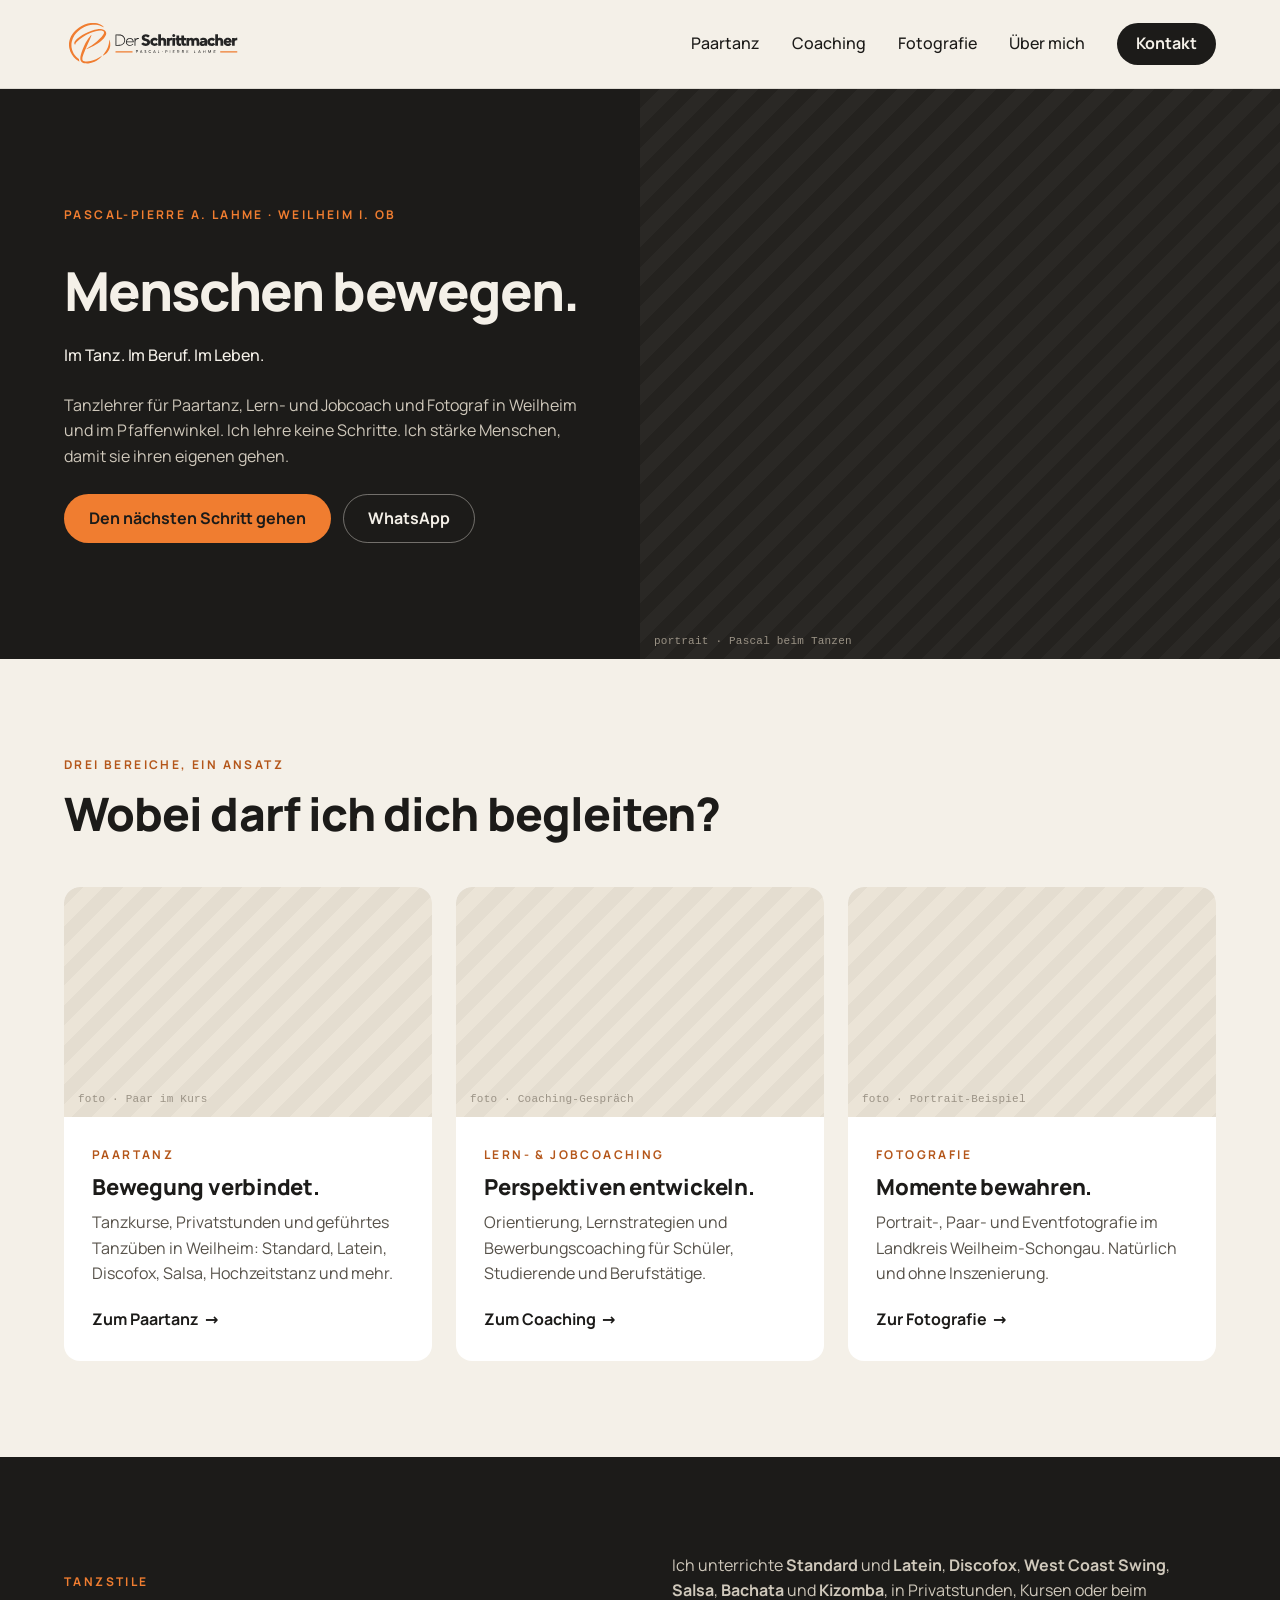
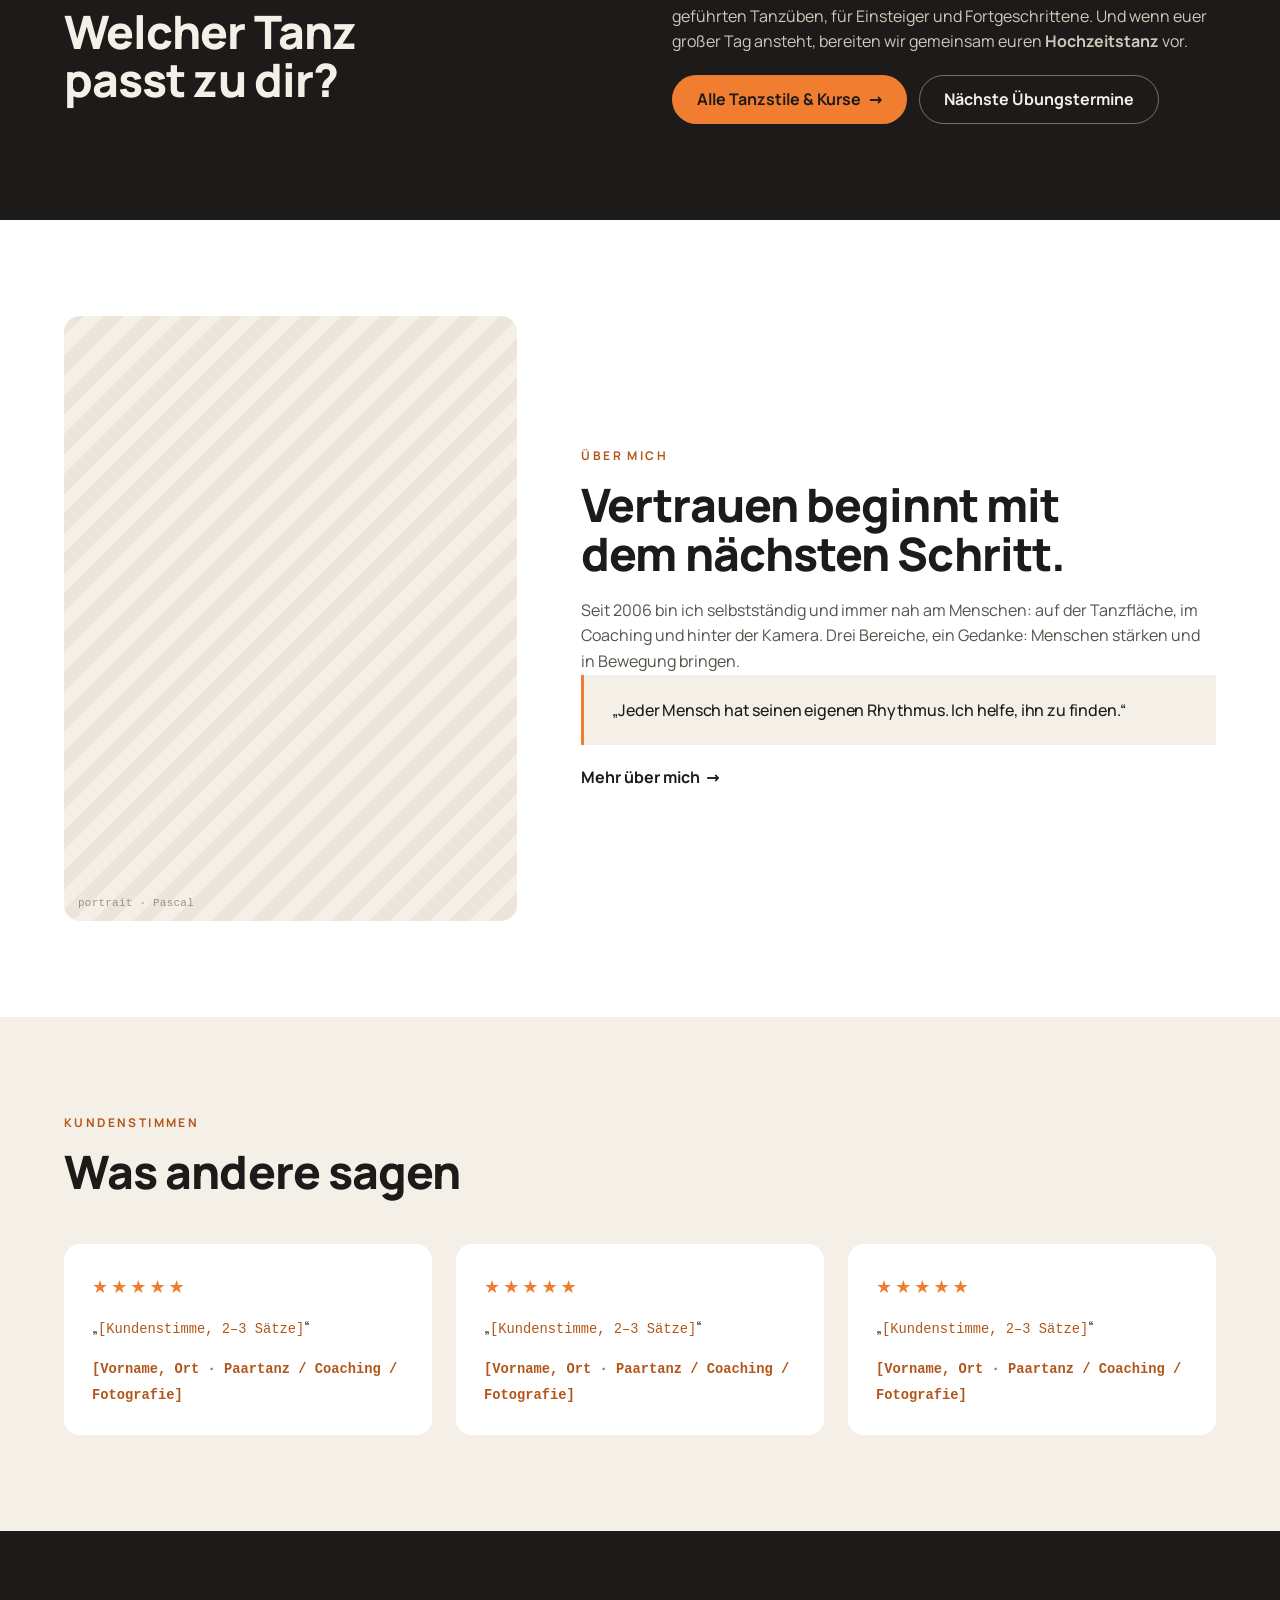
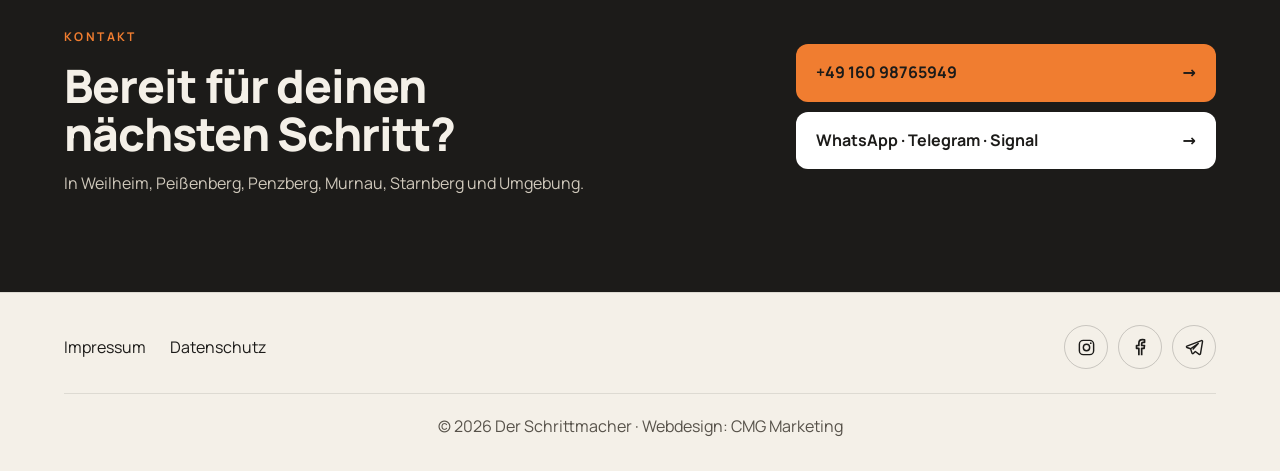
<file: index.html>
<!DOCTYPE html>
<html lang="de">
<head>
<meta charset="utf-8">
<meta name="viewport" content="width=device-width, initial-scale=1">
<title>Der Schrittmacher – Paartanz, Coaching & Fotografie in Weilheim</title>
<meta name="description" content="Pascal-Pierre A. Lahme: Tanzkurse und Tanzüben, Lern- und Jobcoaching sowie Fotografie in Weilheim i. OB und im Pfaffenwinkel.">
<link rel="canonical" href="https://pascal-lahme.de/">
<meta property="og:type" content="website">
<meta property="og:locale" content="de_DE">
<meta property="og:site_name" content="Der Schrittmacher – Pascal-Pierre A. Lahme">
<meta property="og:title" content="Der Schrittmacher – Paartanz, Coaching & Fotografie in Weilheim">
<meta property="og:description" content="Pascal-Pierre A. Lahme: Tanzkurse und Tanzüben, Lern- und Jobcoaching sowie Fotografie in Weilheim i. OB und im Pfaffenwinkel.">
<meta property="og:url" content="https://pascal-lahme.de/">
<meta property="og:image" content="https://pascal-lahme.de/img/social-preview.jpg">
<meta property="og:image:width" content="1200">
<meta property="og:image:height" content="630">
<meta property="og:image:alt" content="Der Schrittmacher – Menschen bewegen. Paartanz, Coaching und Fotografie in Weilheim">
<meta name="twitter:card" content="summary_large_image">
<link rel="icon" href="/img/favicon.svg" type="image/svg+xml">
<link rel="preload" href="/fonts/manrope-latin.woff2" as="font" type="font/woff2" crossorigin>
<link rel="stylesheet" href="/css/style.css">
<meta name="theme-color" content="#f4f0e8">
<script>
/* Alte Sprungmarken der bisherigen One-Page-Seite auf die neuen Unterseiten leiten */
(function(){var m={'tanzueben':'/tanzkurs-weilheim#tanzueben','paartanz':'/tanzkurs-weilheim','tanzen-weilheim':'/tanzkurs-weilheim#tanzstile','faq':'/tanzkurs-weilheim#faq','coaching':'/coaching-weilheim','fotografie':'/fotograf-weilheim','ueber-mich':'/ueber-mich','kontakt':'/kontakt','impressum':'/impressum','datenschutz':'/datenschutz','rechtliches':'/impressum'};var h=location.hash.slice(1);if(m[h])location.replace(m[h]);})();
</script>
<script type="application/ld+json">
{"@context":"https://schema.org","@type":"LocalBusiness","name":"Der Schrittmacher – Pascal-Pierre A. Lahme","url":"https://pascal-lahme.de/","telephone":"+4916098765949","email":"schrittmacher@pascal-lahme.de","address":{"@type":"PostalAddress","streetAddress":"Föhrenstr. 4","postalCode":"82362","addressLocality":"Weilheim i. OB","addressCountry":"DE"},"areaServed":["Weilheim i. OB","Peißenberg","Penzberg","Murnau","Starnberg"],"sameAs":["https://www.instagram.com/derschrittmacher/","https://www.facebook.com/derSchrittmacher/"]}
</script>
</head>
<body id="top">
<a class="skip" href="#inhalt">Zum Inhalt springen</a>
<header class="site-header" id="kopf">
  <div class="wrap head-in">
    <a class="logo" href="/"><img src="/img/logo.svg" alt="Der Schrittmacher – Pascal-Pierre A. Lahme" width="186" height="52"></a>
    <button class="menu-btn" type="button" aria-expanded="false" aria-controls="menu" aria-label="Menü öffnen">
      <svg class="i-open" viewBox="0 0 24 24" fill="none" stroke="currentColor" stroke-width="2" stroke-linecap="round" aria-hidden="true"><path d="M4 7h16M4 12h16M4 17h16"/></svg>
      <svg class="i-close" viewBox="0 0 24 24" fill="none" stroke="currentColor" stroke-width="2" stroke-linecap="round" aria-hidden="true"><path d="M6 6l12 12M18 6 6 18"/></svg>
    </button>
    <nav class="nav" id="menu" aria-label="Hauptmenü"><a href="/tanzkurs-weilheim">Paartanz</a><a href="/coaching-weilheim">Coaching</a><a href="/fotograf-weilheim">Fotografie</a><a href="/ueber-mich">Über mich</a><a class="btn btn--dark btn--sm" href="/kontakt">Kontakt</a></nav>
  </div>
</header>
<main id="inhalt">
<section class="hero hero--ink">
  <div class="hero__text">
    <span class="eyebrow">Pascal-Pierre A. Lahme · Weilheim i. OB</span>
    <h1>Menschen bewegen.</h1>
    <p class="hero__sub">Im Tanz. Im Beruf. Im Leben.</p>
    <p class="lead">Tanzlehrer für Paartanz, Lern- und Jobcoach und Fotograf in Weilheim und im Pfaffenwinkel. Ich lehre keine Schritte. Ich stärke Menschen, damit sie ihren eigenen gehen.</p>
    <div class="btn-row"><a class="btn btn--orange" href="/kontakt">Den nächsten Schritt gehen</a><a class="btn btn--outline-light" href="https://wa.me/4916098765949" rel="noopener" target="_blank">WhatsApp</a></div>
  </div>
  <div class="hero__media"><div class="img " role="img" aria-label="Platzhalter: portrait · Pascal beim Tanzen"><span class="cap">portrait · Pascal beim Tanzen</span></div></div>
</section>

<section class="band" aria-labelledby="bereiche">
  <div class="wrap">
    <div class="section-head"><span class="eyebrow">Drei Bereiche, ein Ansatz</span><h2 id="bereiche">Wobei darf ich dich begleiten?</h2></div>
    <div class="grid grid--3 slider">
      <a class="card" href="/tanzkurs-weilheim"><div class="img " role="img" aria-label="Platzhalter: foto · Paar im Kurs"><span class="cap">foto · Paar im Kurs</span></div><div class="card__body"><span class="eyebrow">Paartanz</span><h3>Bewegung verbindet.</h3><p class="text">Tanzkurse, Privatstunden und geführtes Tanzüben in Weilheim: Standard, Latein, Discofox, Salsa, Hochzeitstanz und mehr.</p><span class="link">Zum Paartanz <span class="arrow arrow--r">→</span></span></div></a>
      <a class="card" href="/coaching-weilheim"><div class="img " role="img" aria-label="Platzhalter: foto · Coaching-Gespräch"><span class="cap">foto · Coaching-Gespräch</span></div><div class="card__body"><span class="eyebrow">Lern- &amp; Jobcoaching</span><h3>Perspektiven entwickeln.</h3><p class="text">Orientierung, Lernstrategien und Bewerbungscoaching für Schüler, Studierende und Berufstätige.</p><span class="link">Zum Coaching <span class="arrow arrow--r">→</span></span></div></a>
      <a class="card" href="/fotograf-weilheim"><div class="img " role="img" aria-label="Platzhalter: foto · Portrait-Beispiel"><span class="cap">foto · Portrait-Beispiel</span></div><div class="card__body"><span class="eyebrow">Fotografie</span><h3>Momente bewahren.</h3><p class="text">Portrait-, Paar- und Eventfotografie im Landkreis Weilheim-Schongau. Natürlich und ohne Inszenierung.</p><span class="link">Zur Fotografie <span class="arrow arrow--r">→</span></span></div></a>
    </div>
  </div>
</section>

<section class="band band--ink" aria-labelledby="tanzstile">
  <div class="wrap split">
    <div><span class="eyebrow">Tanzstile</span><h2 id="tanzstile">Welcher Tanz passt zu dir?</h2></div>
    <div class="stack">
      <p class="lead">Ich unterrichte <strong>Standard</strong> und <strong>Latein</strong>, <strong>Discofox</strong>, <strong>West Coast Swing</strong>, <strong>Salsa</strong>, <strong>Bachata</strong> und <strong>Kizomba</strong>, in Privatstunden, Kursen oder beim geführten Tanzüben, für Einsteiger und Fortgeschrittene. Und wenn euer großer Tag ansteht, bereiten wir gemeinsam euren <strong>Hochzeitstanz</strong> vor.</p>
      <div class="btn-row"><a class="btn btn--orange" href="/tanzkurs-weilheim#tanzstile">Alle Tanzstile &amp; Kurse <span class="arrow arrow--r">→</span></a><a class="btn btn--outline-light" href="/tanzkurs-weilheim#tanzueben">Nächste Übungstermine</a></div>
    </div>
  </div>
</section>

<section class="band band--white" aria-labelledby="ueber">
  <div class="wrap split split--5-7">
    <div class="img ratio-3x4" role="img" aria-label="Platzhalter: portrait · Pascal"><span class="cap">portrait · Pascal</span></div>
    <div class="stack">
      <div><span class="eyebrow">Über mich</span><h2 id="ueber">Vertrauen beginnt mit dem nächsten Schritt.</h2></div>
      <p class="lead">Seit 2006 bin ich selbstständig und immer nah am Menschen: auf der Tanzfläche, im Coaching und hinter der Kamera. Drei Bereiche, ein Gedanke: Menschen stärken und in Bewegung bringen.</p>
      <blockquote class="quote">„Jeder Mensch hat seinen eigenen Rhythmus. Ich helfe, ihn zu finden.“</blockquote>
      <a class="link" href="/ueber-mich">Mehr über mich <span class="arrow arrow--r">→</span></a>
    </div>
  </div>
</section>

<section class="band" aria-labelledby="stimmen">
  <div class="wrap">
    <div class="section-head"><span class="eyebrow">Kundenstimmen</span><h2 id="stimmen">Was andere sagen</h2></div>
    <div class="grid grid--3 slider"><figure class="review"><div class="stars" aria-label="5 von 5 Sternen">★★★★★</div><blockquote>„<span class="ph">[Kundenstimme, 2–3 Sätze]</span>“</blockquote><figcaption><cite><span class="ph">[Vorname, Ort · Paartanz / Coaching / Fotografie]</span></cite></figcaption></figure><figure class="review"><div class="stars" aria-label="5 von 5 Sternen">★★★★★</div><blockquote>„<span class="ph">[Kundenstimme, 2–3 Sätze]</span>“</blockquote><figcaption><cite><span class="ph">[Vorname, Ort · Paartanz / Coaching / Fotografie]</span></cite></figcaption></figure><figure class="review"><div class="stars" aria-label="5 von 5 Sternen">★★★★★</div><blockquote>„<span class="ph">[Kundenstimme, 2–3 Sätze]</span>“</blockquote><figcaption><cite><span class="ph">[Vorname, Ort · Paartanz / Coaching / Fotografie]</span></cite></figcaption></figure></div>
  </div>
</section>

<section class="band band--ink cta-band" aria-labelledby="kontakt">
  <div class="wrap">
    <div><span class="eyebrow">Kontakt</span><h2 id="kontakt">Bereit für deinen nächsten Schritt?</h2><p class="text">In Weilheim, Peißenberg, Penzberg, Murnau, Starnberg und Umgebung.</p></div>
    <div class="contact-lines contact-lines--compact" style="min-width:min(100%,420px)">
      <a class="contact-line" href="tel:+4916098765949">+49 160 98765949 <span class="arrow arrow--r">→</span></a>
      <a class="contact-line is-white" href="/kontakt#messenger">WhatsApp · Telegram · Signal <span class="arrow arrow--r">→</span></a>
    </div>
  </div>
</section>
</main>
<footer class="site-footer">
  <div class="wrap">
    <div class="foot-row">
      <nav class="foot-legal" aria-label="Rechtliches"><a href="/impressum">Impressum</a><a href="/datenschutz">Datenschutz</a></nav>
      <div class="socials">
        <a href="https://www.instagram.com/derschrittmacher/" aria-label="Instagram" rel="noopener" target="_blank"><svg viewBox="0 0 24 24" fill="none" stroke="currentColor" stroke-width="1.8" aria-hidden="true"><rect x="3" y="3" width="18" height="18" rx="5"/><circle cx="12" cy="12" r="4"/><circle cx="17.4" cy="6.6" r="1.1" fill="currentColor" stroke="none"/></svg></a>
        <a href="https://www.facebook.com/derSchrittmacher/" aria-label="Facebook" rel="noopener" target="_blank"><svg viewBox="0 0 24 24" fill="none" stroke="currentColor" stroke-width="1.8" stroke-linejoin="round" aria-hidden="true"><path transform="translate(12 12) scale(1.18) translate(-13.25 -12.65)" d="M14.5 21v-7.5h2.6l.4-3h-3V8.6c0-.9.3-1.5 1.6-1.5h1.5V4.4a20 20 0 0 0-2.3-.1c-2.3 0-3.8 1.4-3.8 3.9v2.3H9v3h2.5V21"/></svg></a>
        <a href="https://t.me/derSchrittmacher" aria-label="Telegram" rel="noopener" target="_blank"><svg viewBox="0 0 24 24" fill="none" stroke="currentColor" stroke-width="1.8" stroke-linejoin="round" aria-hidden="true"><g transform="translate(-0.47 -0.96)"><path d="M21.2 4.2 2.9 11.3c-.8.3-.8 1.4 0 1.7l4.6 1.5 1.8 5.6c.2.7 1.1.9 1.6.4l2.6-2.5 4.9 3.6c.6.4 1.4.1 1.6-.6L22.6 5.4c.2-.8-.6-1.5-1.4-1.2Z"/><path d="m7.5 14.5 9.7-6.6-7 7.6"/></g></svg></a>
      </div>
    </div>
    <p class="foot-copy">© 2026 Der Schrittmacher <span aria-hidden="true">·</span> Webdesign: <a href="https://cmg-marketing.de/" rel="noopener" target="_blank">CMG Marketing</a></p>
  </div>
</footer>
<a class="to-top" href="#top" aria-label="Nach oben"><svg viewBox="0 0 24 24" fill="none" stroke="currentColor" stroke-width="2" stroke-linecap="round" stroke-linejoin="round" aria-hidden="true"><path d="M12 19V5M6 11l6-6 6 6"/></svg></a>

<script>
(function(){var b=document.querySelector('.menu-btn'),h=document.getElementById('kopf');if(!b)return;
b.addEventListener('click',function(){var o=h.classList.toggle('menu-open');b.setAttribute('aria-expanded',o);b.setAttribute('aria-label',o?'Menü schließen':'Menü öffnen');});})();
(function(){var t=document.querySelector('.to-top');if(!t)return;var f=function(){var long=document.documentElement.scrollHeight>window.innerHeight*2.5;t.classList.toggle('is-visible',long&&window.scrollY>window.innerHeight);var r=t.getBoundingClientRect(),dark=false,els=document.elementsFromPoint(r.left+r.width/2,r.top+r.height/2);for(var i=0;i<els.length;i++){if(t.contains(els[i]))continue;dark=!!els[i].closest('.band--ink,.hero--ink,.nf');break;}t.classList.toggle('on-dark',dark);};window.addEventListener('scroll',f,{passive:true});window.addEventListener('resize',f);f();})();
</script>
</body>
</html>
</file>
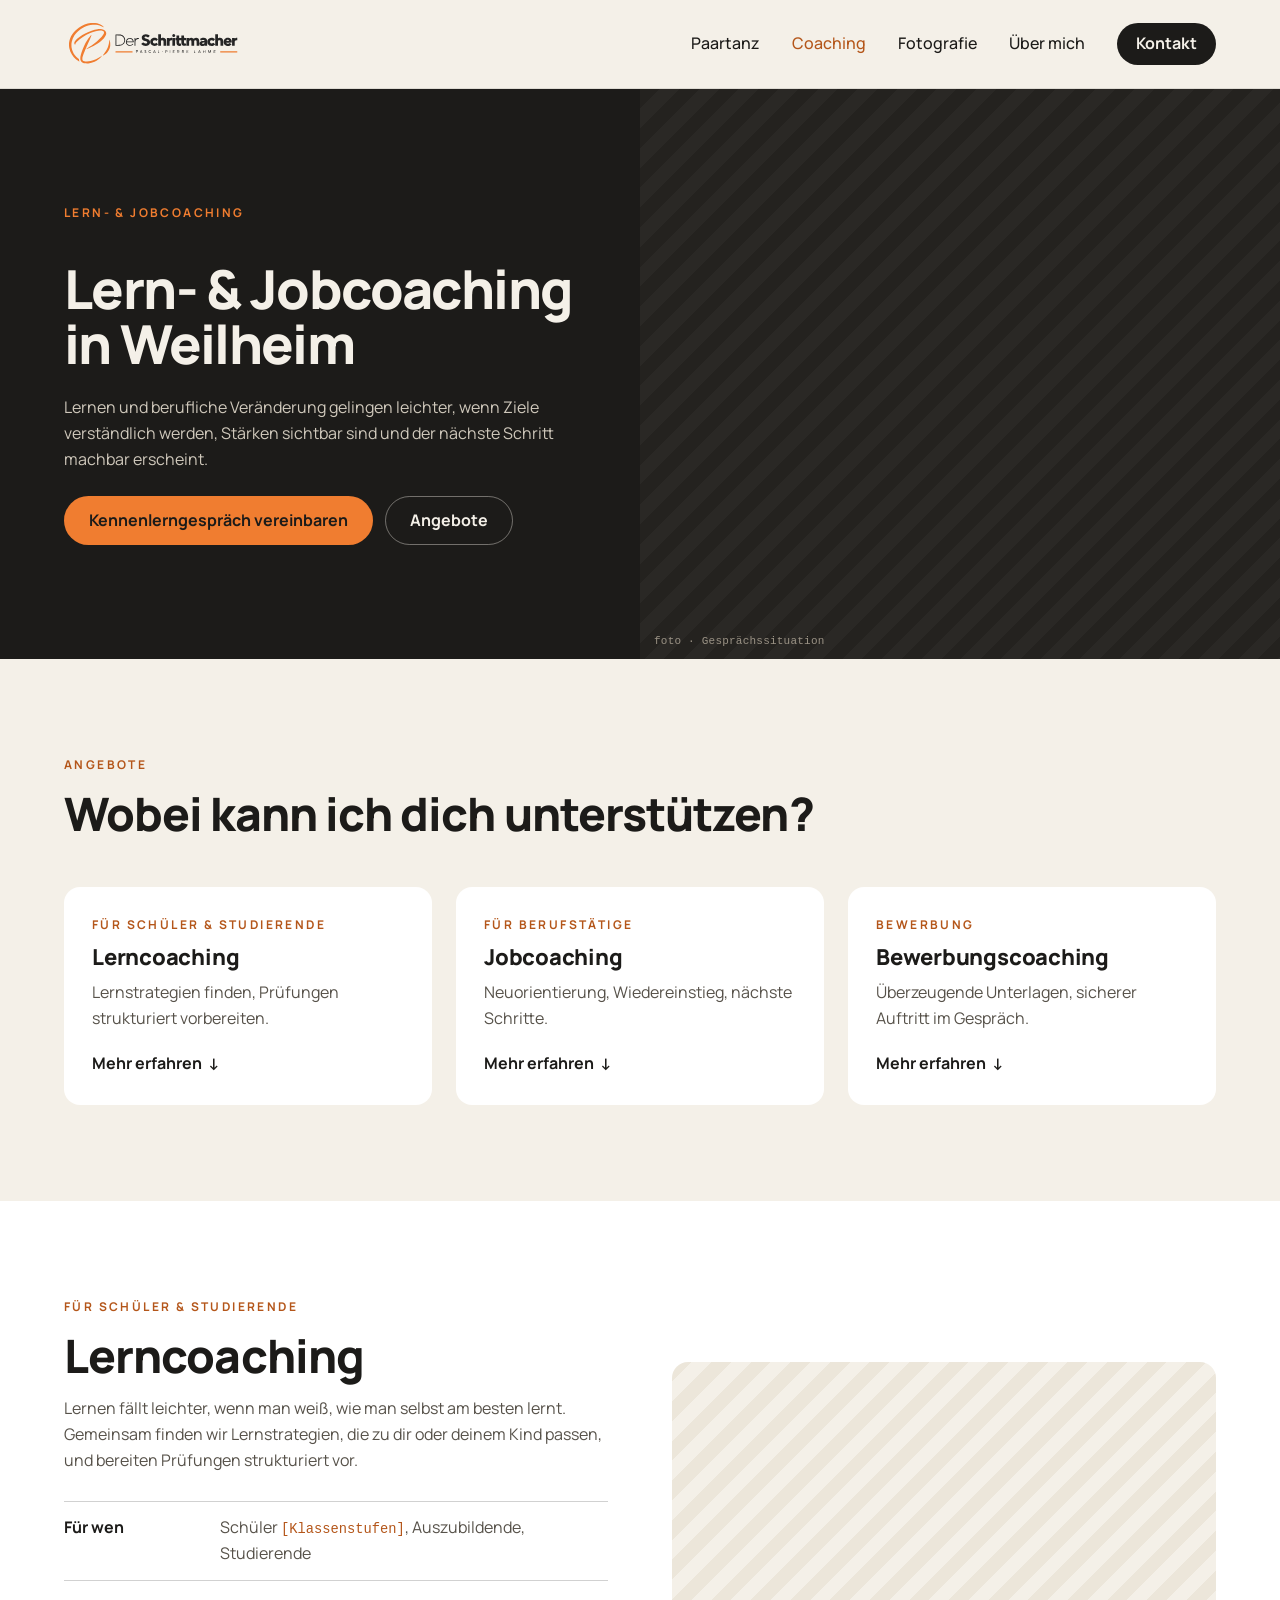
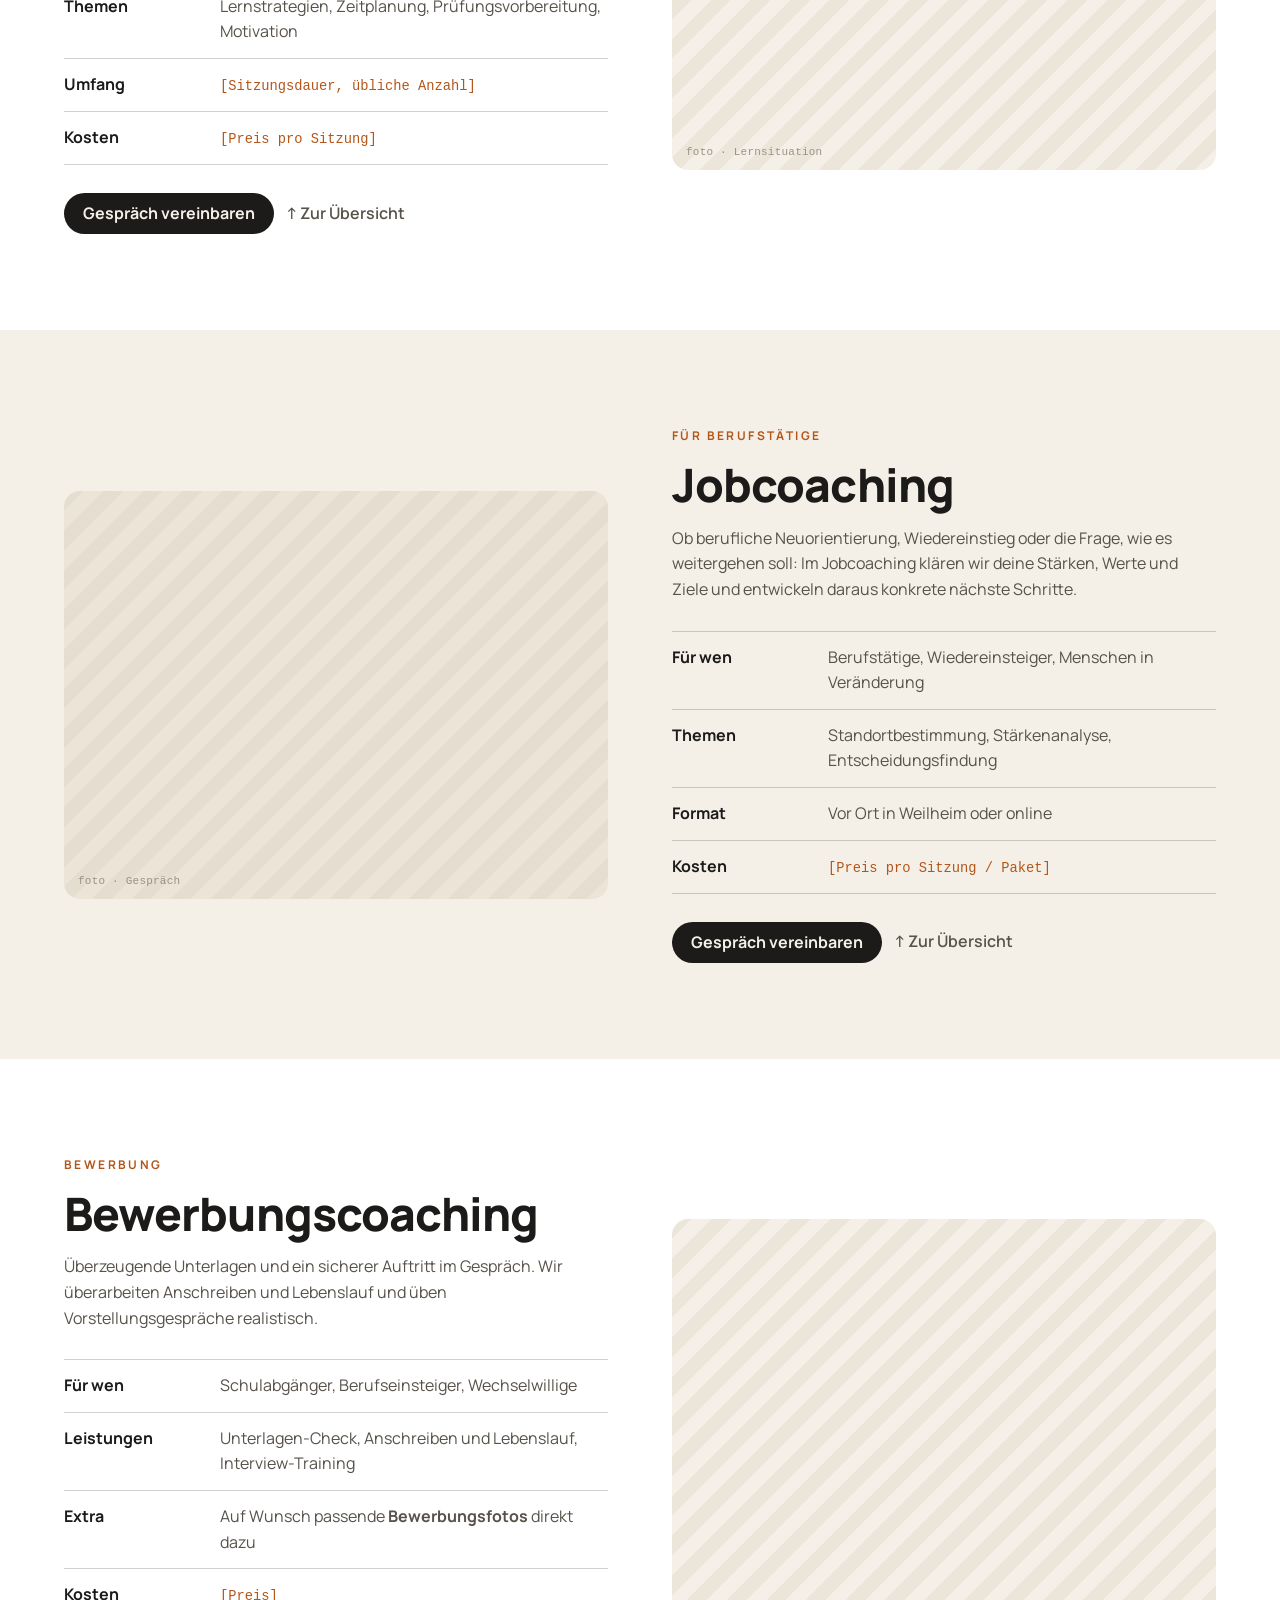
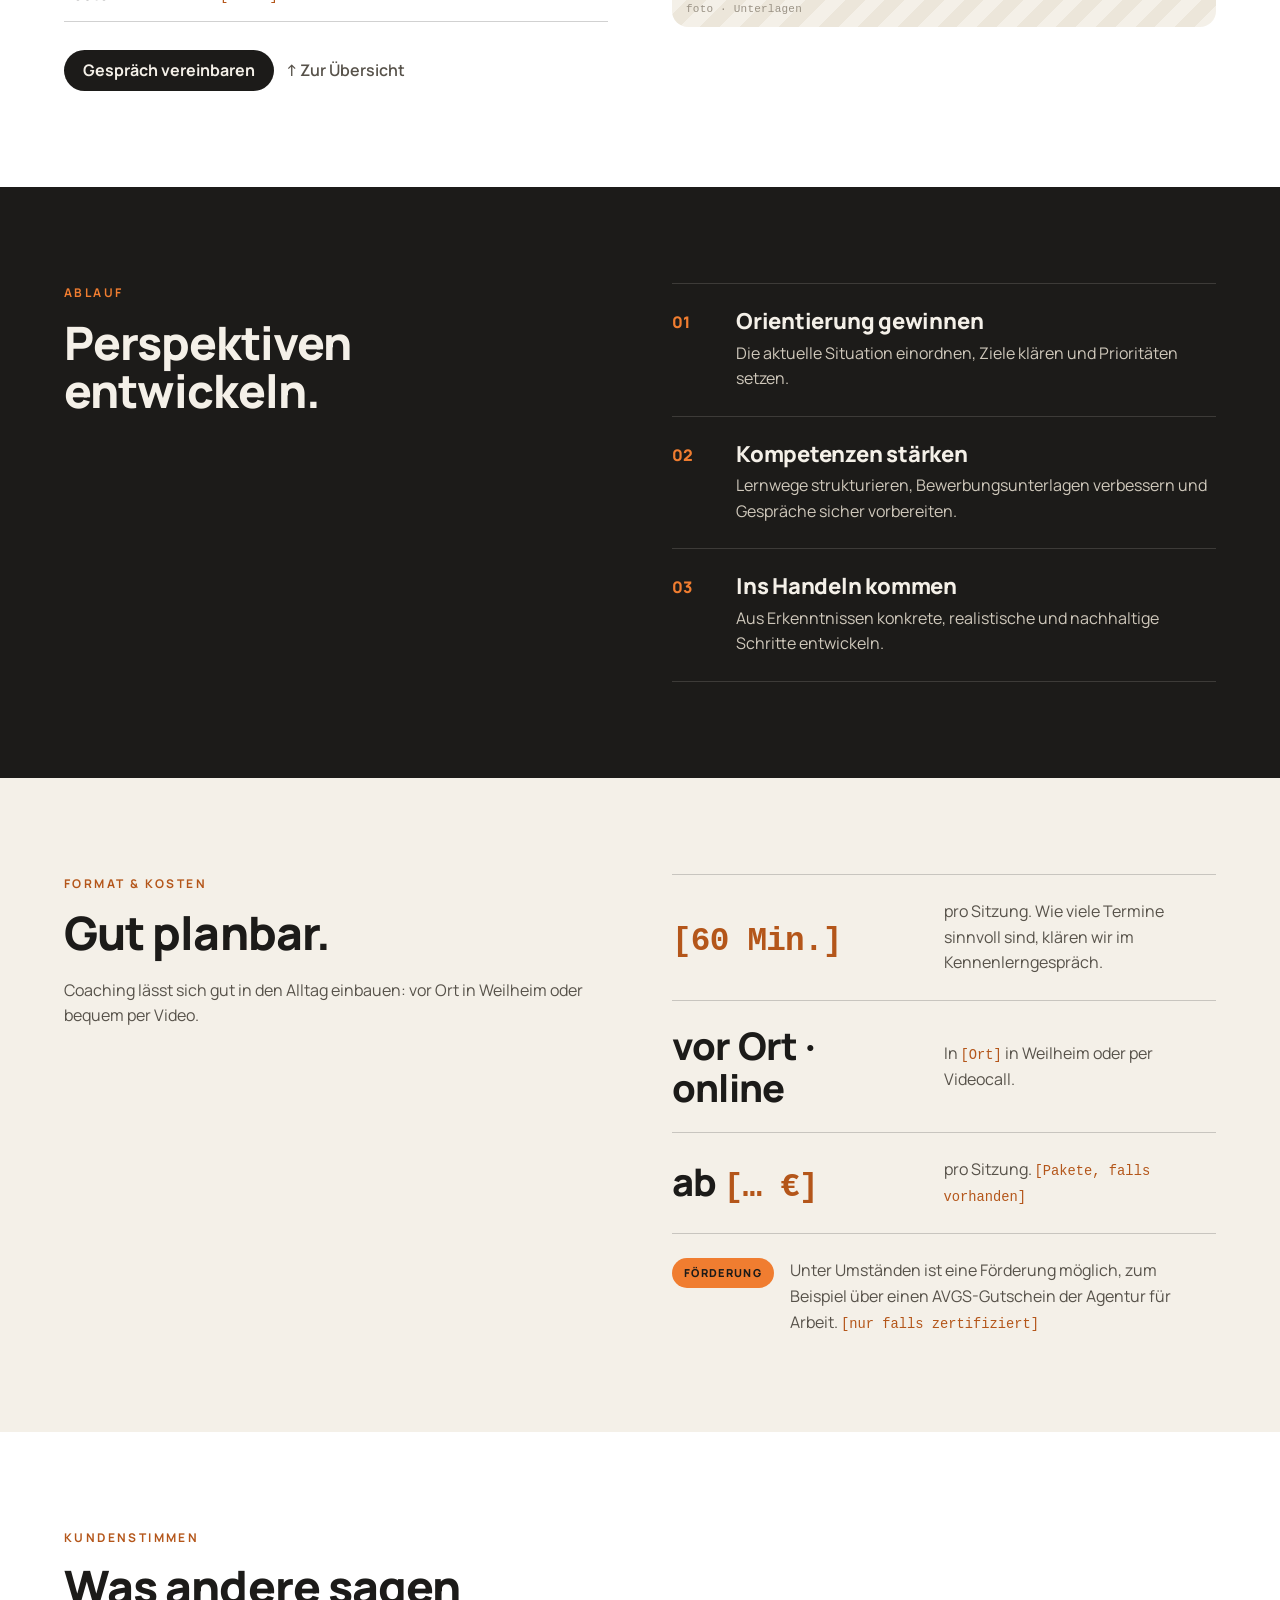
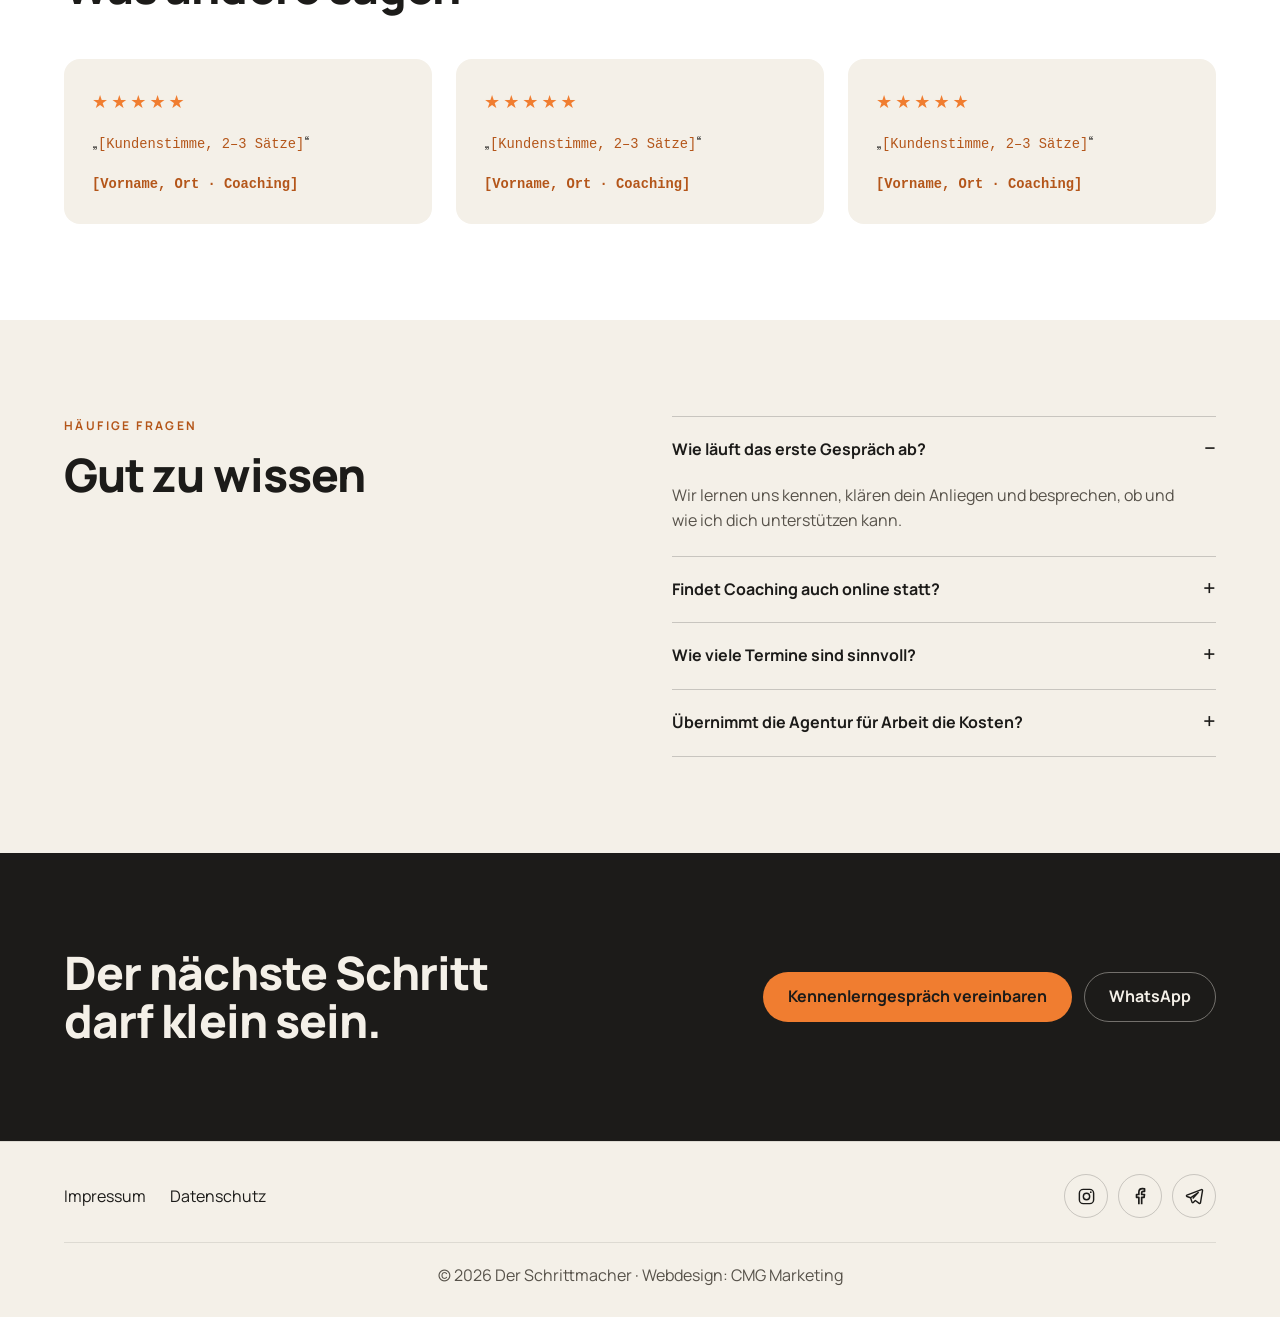
<file: coaching-weilheim.html>
<!DOCTYPE html>
<html lang="de">
<head>
<meta charset="utf-8">
<meta name="viewport" content="width=device-width, initial-scale=1">
<title>Lern- & Jobcoaching in Weilheim i. OB | Der Schrittmacher</title>
<meta name="description" content="Lerncoaching, Jobcoaching und Bewerbungscoaching in Weilheim und online: Orientierung gewinnen, Stärken sichtbar machen, ins Handeln kommen.">
<link rel="canonical" href="https://pascal-lahme.de/coaching-weilheim">
<meta property="og:type" content="website">
<meta property="og:locale" content="de_DE">
<meta property="og:site_name" content="Der Schrittmacher – Pascal-Pierre A. Lahme">
<meta property="og:title" content="Lern- & Jobcoaching in Weilheim i. OB | Der Schrittmacher">
<meta property="og:description" content="Lerncoaching, Jobcoaching und Bewerbungscoaching in Weilheim und online: Orientierung gewinnen, Stärken sichtbar machen, ins Handeln kommen.">
<meta property="og:url" content="https://pascal-lahme.de/coaching-weilheim">
<meta property="og:image" content="https://pascal-lahme.de/img/social-preview.jpg">
<meta property="og:image:width" content="1200">
<meta property="og:image:height" content="630">
<meta property="og:image:alt" content="Der Schrittmacher – Menschen bewegen. Paartanz, Coaching und Fotografie in Weilheim">
<meta name="twitter:card" content="summary_large_image">
<link rel="icon" href="/img/favicon.svg" type="image/svg+xml">
<link rel="preload" href="/fonts/manrope-latin.woff2" as="font" type="font/woff2" crossorigin>
<link rel="stylesheet" href="/css/style.css">
<meta name="theme-color" content="#f4f0e8">
</head>
<body id="top" class="has-sticky">
<a class="skip" href="#inhalt">Zum Inhalt springen</a>
<header class="site-header" id="kopf">
  <div class="wrap head-in">
    <a class="logo" href="/"><img src="/img/logo.svg" alt="Der Schrittmacher – Pascal-Pierre A. Lahme" width="186" height="52"></a>
    <button class="menu-btn" type="button" aria-expanded="false" aria-controls="menu" aria-label="Menü öffnen">
      <svg class="i-open" viewBox="0 0 24 24" fill="none" stroke="currentColor" stroke-width="2" stroke-linecap="round" aria-hidden="true"><path d="M4 7h16M4 12h16M4 17h16"/></svg>
      <svg class="i-close" viewBox="0 0 24 24" fill="none" stroke="currentColor" stroke-width="2" stroke-linecap="round" aria-hidden="true"><path d="M6 6l12 12M18 6 6 18"/></svg>
    </button>
    <nav class="nav" id="menu" aria-label="Hauptmenü"><a href="/tanzkurs-weilheim">Paartanz</a><a href="/coaching-weilheim" aria-current="page">Coaching</a><a href="/fotograf-weilheim">Fotografie</a><a href="/ueber-mich">Über mich</a><a class="btn btn--dark btn--sm" href="/kontakt">Kontakt</a></nav>
  </div>
</header>
<main id="inhalt">
<section class="hero hero--ink">
  <div class="hero__text">
    <span class="eyebrow">Lern- &amp; Jobcoaching</span>
    <h1>Lern- &amp; Jobcoaching in Weilheim</h1>
    <p class="lead">Lernen und berufliche Veränderung gelingen leichter, wenn Ziele verständlich werden, Stärken sichtbar sind und der nächste Schritt machbar erscheint.</p>
    <div class="btn-row"><a class="btn btn--orange" href="/kontakt">Kennenlerngespräch vereinbaren</a><a class="btn btn--outline-light" href="#angebote">Angebote</a></div>
  </div>
  <div class="hero__media"><div class="img " role="img" aria-label="Platzhalter: foto · Gesprächssituation"><span class="cap">foto · Gesprächssituation</span></div></div>
</section>

<section class="band" id="angebote" aria-labelledby="angebote-h">
  <div class="wrap">
    <div class="section-head"><span class="eyebrow">Angebote</span><h2 id="angebote-h">Wobei kann ich dich unterstützen?</h2></div>
    <div class="grid grid--3 slider"><a class="card" href="#lerncoaching"><div class="card__body"><span class="eyebrow">Für Schüler &amp; Studierende</span><h3>Lerncoaching</h3><p class="text">Lernstrategien finden, Prüfungen strukturiert vorbereiten.</p><span class="link">Mehr erfahren <span class="arrow arrow--d">↓</span></span></div></a><a class="card" href="#jobcoaching"><div class="card__body"><span class="eyebrow">Für Berufstätige</span><h3>Jobcoaching</h3><p class="text">Neuorientierung, Wiedereinstieg, nächste Schritte.</p><span class="link">Mehr erfahren <span class="arrow arrow--d">↓</span></span></div></a><a class="card" href="#bewerbungscoaching"><div class="card__body"><span class="eyebrow">Bewerbung</span><h3>Bewerbungscoaching</h3><p class="text">Überzeugende Unterlagen, sicherer Auftritt im Gespräch.</p><span class="link">Mehr erfahren <span class="arrow arrow--d">↓</span></span></div></a></div>
  </div>
</section>

<section class="band band--white" id="lerncoaching">
  <div class="wrap split"><div class="offer"><span class="eyebrow">Für Schüler &amp; Studierende</span><h2>Lerncoaching</h2><p class="lead">Lernen fällt leichter, wenn man weiß, wie man selbst am besten lernt. Gemeinsam finden wir Lernstrategien, die zu dir oder deinem Kind passen, und bereiten Prüfungen strukturiert vor.</p><dl class="facts"><div><dt>Für wen</dt><dd>Schüler <span class="ph">[Klassenstufen]</span>, Auszubildende, Studierende</dd></div><div><dt>Themen</dt><dd>Lernstrategien, Zeitplanung, Prüfungsvorbereitung, Motivation</dd></div><div><dt>Umfang</dt><dd><span class="ph">[Sitzungsdauer, übliche Anzahl]</span></dd></div><div><dt>Kosten</dt><dd><span class="ph">[Preis pro Sitzung]</span></dd></div></dl>
      <div class="btn-row"><a class="btn btn--dark btn--sm" href="/kontakt">Gespräch vereinbaren</a><a class="back" href="#angebote"><span class="arrow arrow--u">↑</span> Zur Übersicht</a></div></div><div class="img ratio-4x3" role="img" aria-label="Platzhalter: foto · Lernsituation"><span class="cap">foto · Lernsituation</span></div></div>
</section>
<section class="band" id="jobcoaching">
  <div class="wrap split"><div class="img ratio-4x3" role="img" aria-label="Platzhalter: foto · Gespräch"><span class="cap">foto · Gespräch</span></div><div class="offer"><span class="eyebrow">Für Berufstätige</span><h2>Jobcoaching</h2><p class="lead">Ob berufliche Neuorientierung, Wiedereinstieg oder die Frage, wie es weitergehen soll: Im Jobcoaching klären wir deine Stärken, Werte und Ziele und entwickeln daraus konkrete nächste Schritte.</p><dl class="facts"><div><dt>Für wen</dt><dd>Berufstätige, Wiedereinsteiger, Menschen in Veränderung</dd></div><div><dt>Themen</dt><dd>Standortbestimmung, Stärkenanalyse, Entscheidungsfindung</dd></div><div><dt>Format</dt><dd>Vor Ort in Weilheim oder online</dd></div><div><dt>Kosten</dt><dd><span class="ph">[Preis pro Sitzung / Paket]</span></dd></div></dl>
      <div class="btn-row"><a class="btn btn--dark btn--sm" href="/kontakt">Gespräch vereinbaren</a><a class="back" href="#angebote"><span class="arrow arrow--u">↑</span> Zur Übersicht</a></div></div></div>
</section>
<section class="band band--white" id="bewerbungscoaching">
  <div class="wrap split"><div class="offer"><span class="eyebrow">Bewerbung</span><h2>Bewerbungscoaching</h2><p class="lead">Überzeugende Unterlagen und ein sicherer Auftritt im Gespräch. Wir überarbeiten Anschreiben und Lebenslauf und üben Vorstellungsgespräche realistisch.</p><dl class="facts"><div><dt>Für wen</dt><dd>Schulabgänger, Berufseinsteiger, Wechselwillige</dd></div><div><dt>Leistungen</dt><dd>Unterlagen-Check, Anschreiben und Lebenslauf, Interview-Training</dd></div><div><dt>Extra</dt><dd>Auf Wunsch passende <a class="link" href="/fotograf-weilheim#portrait">Bewerbungsfotos</a> direkt dazu</dd></div><div><dt>Kosten</dt><dd><span class="ph">[Preis]</span></dd></div></dl>
      <div class="btn-row"><a class="btn btn--dark btn--sm" href="/kontakt">Gespräch vereinbaren</a><a class="back" href="#angebote"><span class="arrow arrow--u">↑</span> Zur Übersicht</a></div></div><div class="img ratio-4x3" role="img" aria-label="Platzhalter: foto · Unterlagen"><span class="cap">foto · Unterlagen</span></div></div>
</section>

<section class="band band--ink" aria-labelledby="ablauf">
  <div class="wrap split split--top">
    <div><span class="eyebrow">Ablauf</span><h2 id="ablauf">Perspektiven entwickeln.</h2></div>
    <ol class="steps">
      <li><span class="num">01</span><div><h3>Orientierung gewinnen</h3><p class="text">Die aktuelle Situation einordnen, Ziele klären und Prioritäten setzen.</p></div></li>
      <li><span class="num">02</span><div><h3>Kompetenzen stärken</h3><p class="text">Lernwege strukturieren, Bewerbungsunterlagen verbessern und Gespräche sicher vorbereiten.</p></div></li>
      <li><span class="num">03</span><div><h3>Ins Handeln kommen</h3><p class="text">Aus Erkenntnissen konkrete, realistische und nachhaltige Schritte entwickeln.</p></div></li>
    </ol>
  </div>
</section>

<section class="band" aria-labelledby="format">
  <div class="wrap split split--top">
    <div class="stack"><div><span class="eyebrow">Format &amp; Kosten</span><h2 id="format">Gut planbar.</h2></div><p class="lead">Coaching lässt sich gut in den Alltag einbauen: vor Ort in Weilheim oder bequem per Video.</p></div>
    <div>
      <div class="keyfacts">
        <div><span class="big"><span class="ph">[60 Min.]</span></span><p class="text">pro Sitzung. Wie viele Termine sinnvoll sind, klären wir im Kennenlerngespräch.</p></div>
        <div><span class="big">vor Ort · online</span><p class="text">In <span class="ph">[Ort]</span> in Weilheim oder per Videocall.</p></div>
        <div><span class="big">ab <span class="ph">[… €]</span></span><p class="text">pro Sitzung. <span class="ph">[Pakete, falls vorhanden]</span></p></div>
      </div>
      <div class="funding"><span class="badge">Förderung</span><p>Unter Umständen ist eine Förderung möglich, zum Beispiel über einen AVGS-Gutschein der Agentur für Arbeit. <span class="ph">[nur falls zertifiziert]</span></p></div>
    </div>
  </div>
</section>

<section class="band band--white" aria-labelledby="stimmen">
  <div class="wrap">
    <div class="section-head"><span class="eyebrow">Kundenstimmen</span><h2 id="stimmen">Was andere sagen</h2></div>
    <div class="grid grid--3 slider"><figure class="review"><div class="stars" aria-label="5 von 5 Sternen">★★★★★</div><blockquote>„<span class="ph">[Kundenstimme, 2–3 Sätze]</span>“</blockquote><figcaption><cite><span class="ph">[Vorname, Ort · Coaching]</span></cite></figcaption></figure><figure class="review"><div class="stars" aria-label="5 von 5 Sternen">★★★★★</div><blockquote>„<span class="ph">[Kundenstimme, 2–3 Sätze]</span>“</blockquote><figcaption><cite><span class="ph">[Vorname, Ort · Coaching]</span></cite></figcaption></figure><figure class="review"><div class="stars" aria-label="5 von 5 Sternen">★★★★★</div><blockquote>„<span class="ph">[Kundenstimme, 2–3 Sätze]</span>“</blockquote><figcaption><cite><span class="ph">[Vorname, Ort · Coaching]</span></cite></figcaption></figure></div>
  </div>
</section>

<section class="band" aria-labelledby="faq">
  <div class="wrap split split--top">
    <div><span class="eyebrow">Häufige Fragen</span><h2 id="faq">Gut zu wissen</h2></div>
    <div class="faq"><details open><summary>Wie läuft das erste Gespräch ab?</summary><div class="answer">Wir lernen uns kennen, klären dein Anliegen und besprechen, ob und wie ich dich unterstützen kann.</div></details><details><summary>Findet Coaching auch online statt?</summary><div class="answer">Ja. Alle Coachings sind vor Ort in Weilheim oder per Videocall möglich, auch im Wechsel.</div></details><details><summary>Wie viele Termine sind sinnvoll?</summary><div class="answer">Das ist ganz unterschiedlich. Manchmal reichen <span class="ph">[1–2]</span> Gespräche, manchmal begleite ich über mehrere Wochen. Wir legen das gemeinsam im Kennenlerngespräch fest.</div></details><details><summary>Übernimmt die Agentur für Arbeit die Kosten?</summary><div class="answer"><span class="ph">[Nur falls AVGS-zertifiziert: Unter bestimmten Voraussetzungen ja, über einen Aktivierungs- und Vermittlungsgutschein (AVGS). Sonst Frage streichen.]</span></div></details></div>
  </div>
</section>

<section class="band band--ink cta-band">
  <div class="wrap">
    <div><h2>Der nächste Schritt darf klein sein.</h2></div>
    <div class="btn-row"><a class="btn btn--orange" href="/kontakt">Kennenlerngespräch vereinbaren</a><a class="btn btn--outline-light" href="https://wa.me/4916098765949" rel="noopener" target="_blank">WhatsApp</a></div>
  </div>
</section>
</main>
<footer class="site-footer">
  <div class="wrap">
    <div class="foot-row">
      <nav class="foot-legal" aria-label="Rechtliches"><a href="/impressum">Impressum</a><a href="/datenschutz">Datenschutz</a></nav>
      <div class="socials">
        <a href="https://www.instagram.com/derschrittmacher/" aria-label="Instagram" rel="noopener" target="_blank"><svg viewBox="0 0 24 24" fill="none" stroke="currentColor" stroke-width="1.8" aria-hidden="true"><rect x="3" y="3" width="18" height="18" rx="5"/><circle cx="12" cy="12" r="4"/><circle cx="17.4" cy="6.6" r="1.1" fill="currentColor" stroke="none"/></svg></a>
        <a href="https://www.facebook.com/derSchrittmacher/" aria-label="Facebook" rel="noopener" target="_blank"><svg viewBox="0 0 24 24" fill="none" stroke="currentColor" stroke-width="1.8" stroke-linejoin="round" aria-hidden="true"><path transform="translate(12 12) scale(1.18) translate(-13.25 -12.65)" d="M14.5 21v-7.5h2.6l.4-3h-3V8.6c0-.9.3-1.5 1.6-1.5h1.5V4.4a20 20 0 0 0-2.3-.1c-2.3 0-3.8 1.4-3.8 3.9v2.3H9v3h2.5V21"/></svg></a>
        <a href="https://t.me/derSchrittmacher" aria-label="Telegram" rel="noopener" target="_blank"><svg viewBox="0 0 24 24" fill="none" stroke="currentColor" stroke-width="1.8" stroke-linejoin="round" aria-hidden="true"><g transform="translate(-0.47 -0.96)"><path d="M21.2 4.2 2.9 11.3c-.8.3-.8 1.4 0 1.7l4.6 1.5 1.8 5.6c.2.7 1.1.9 1.6.4l2.6-2.5 4.9 3.6c.6.4 1.4.1 1.6-.6L22.6 5.4c.2-.8-.6-1.5-1.4-1.2Z"/><path d="m7.5 14.5 9.7-6.6-7 7.6"/></g></svg></a>
      </div>
    </div>
    <p class="foot-copy">© 2026 Der Schrittmacher <span aria-hidden="true">·</span> Webdesign: <a href="https://cmg-marketing.de/" rel="noopener" target="_blank">CMG Marketing</a></p>
  </div>
</footer>
<a class="to-top" href="#top" aria-label="Nach oben"><svg viewBox="0 0 24 24" fill="none" stroke="currentColor" stroke-width="2" stroke-linecap="round" stroke-linejoin="round" aria-hidden="true"><path d="M12 19V5M6 11l6-6 6 6"/></svg></a>
<div class="sticky-bar"><a class="btn btn--orange" href="/kontakt">Gespräch vereinbaren</a><a class="btn btn--dark" href="https://wa.me/4916098765949" rel="noopener" target="_blank">WhatsApp</a></div>
<script>
(function(){var b=document.querySelector('.menu-btn'),h=document.getElementById('kopf');if(!b)return;
b.addEventListener('click',function(){var o=h.classList.toggle('menu-open');b.setAttribute('aria-expanded',o);b.setAttribute('aria-label',o?'Menü schließen':'Menü öffnen');});})();
(function(){var t=document.querySelector('.to-top');if(!t)return;var f=function(){var long=document.documentElement.scrollHeight>window.innerHeight*2.5;t.classList.toggle('is-visible',long&&window.scrollY>window.innerHeight);var r=t.getBoundingClientRect(),dark=false,els=document.elementsFromPoint(r.left+r.width/2,r.top+r.height/2);for(var i=0;i<els.length;i++){if(t.contains(els[i]))continue;dark=!!els[i].closest('.band--ink,.hero--ink,.nf');break;}t.classList.toggle('on-dark',dark);};window.addEventListener('scroll',f,{passive:true});window.addEventListener('resize',f);f();})();
</script>
</body>
</html>
</file>
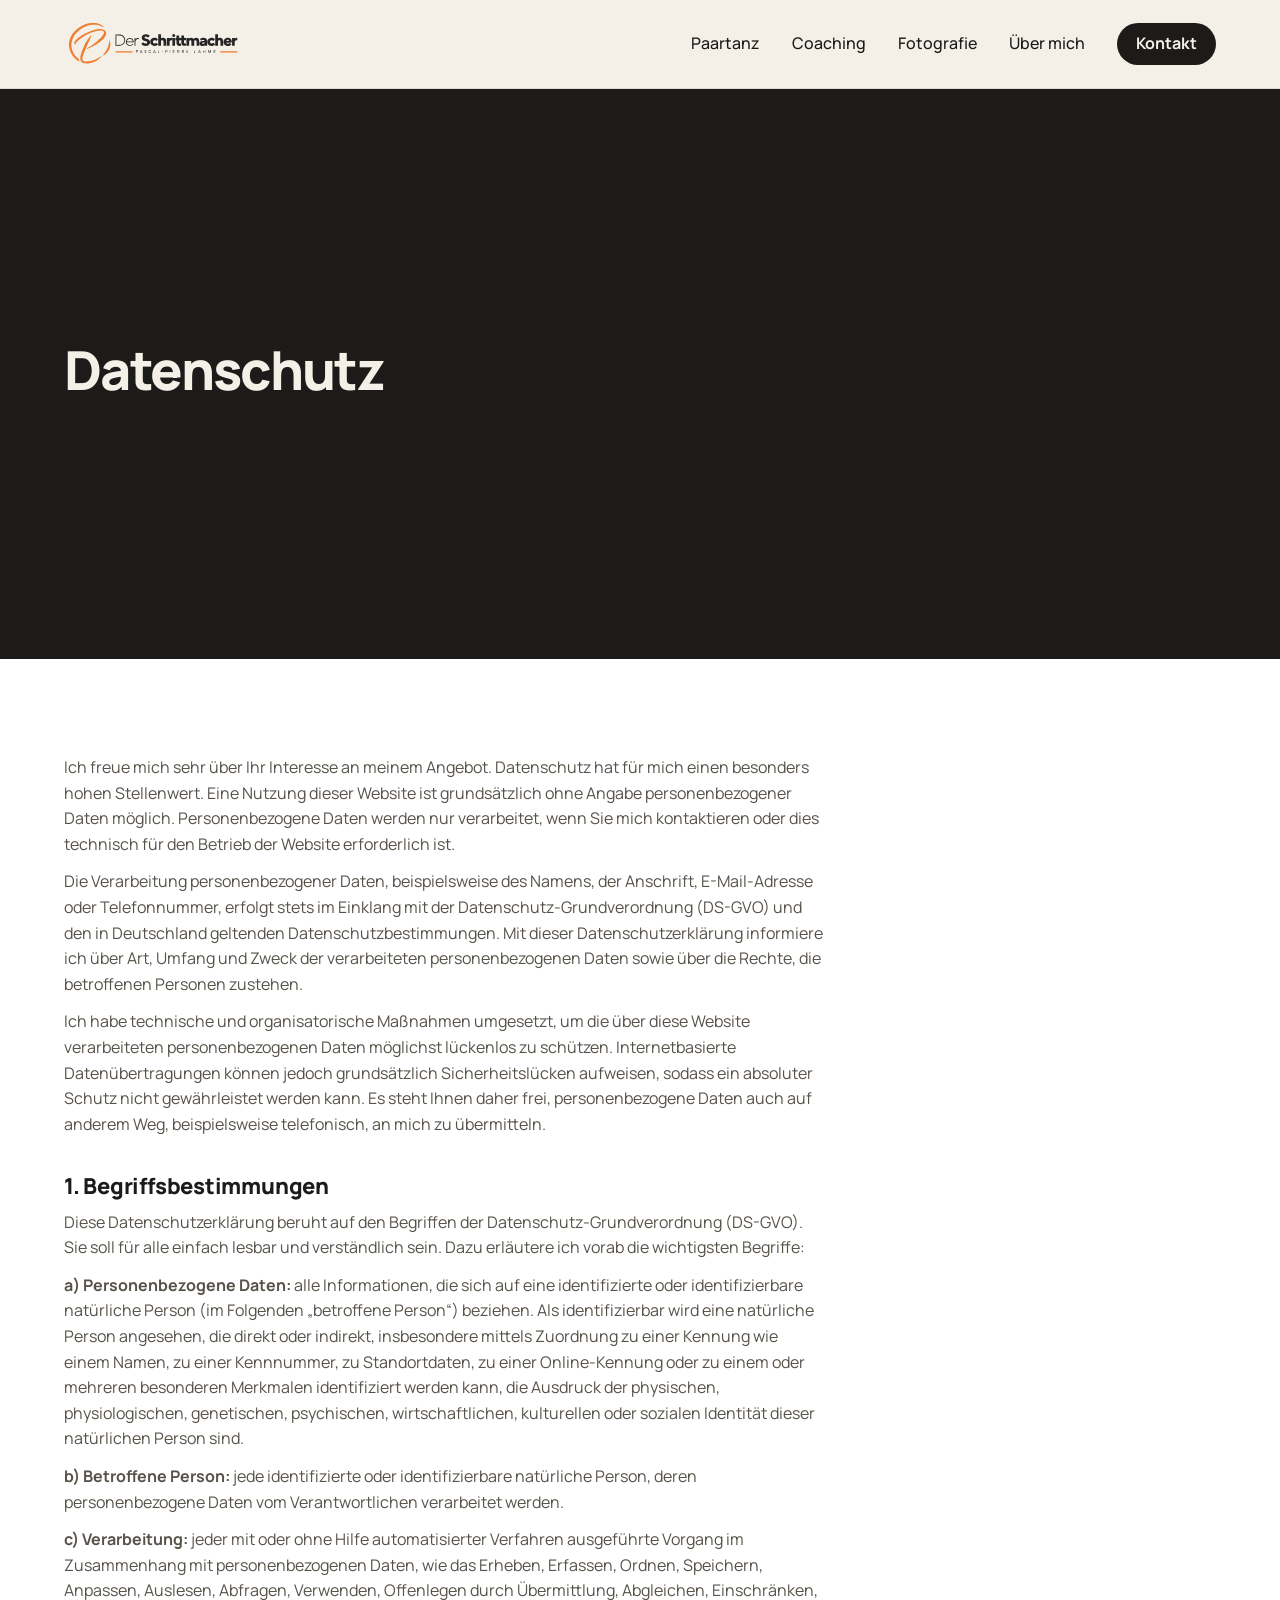
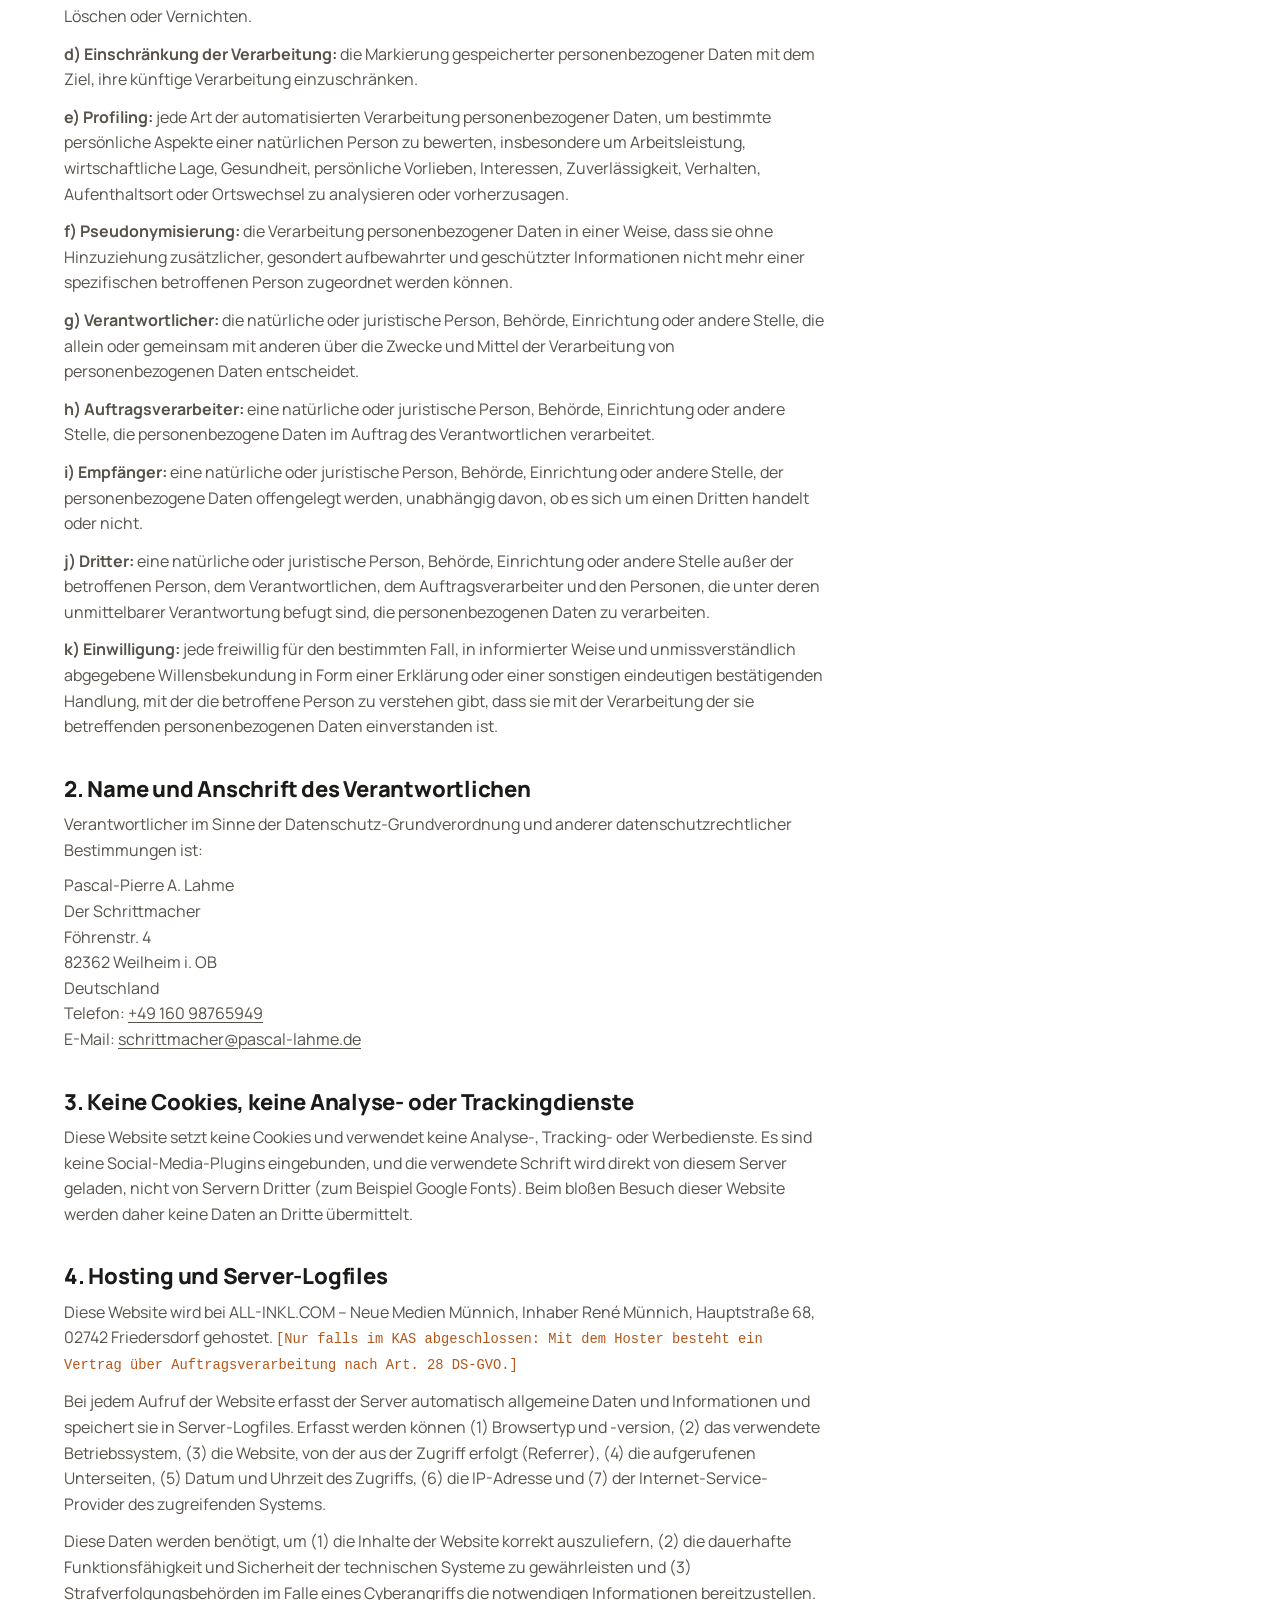
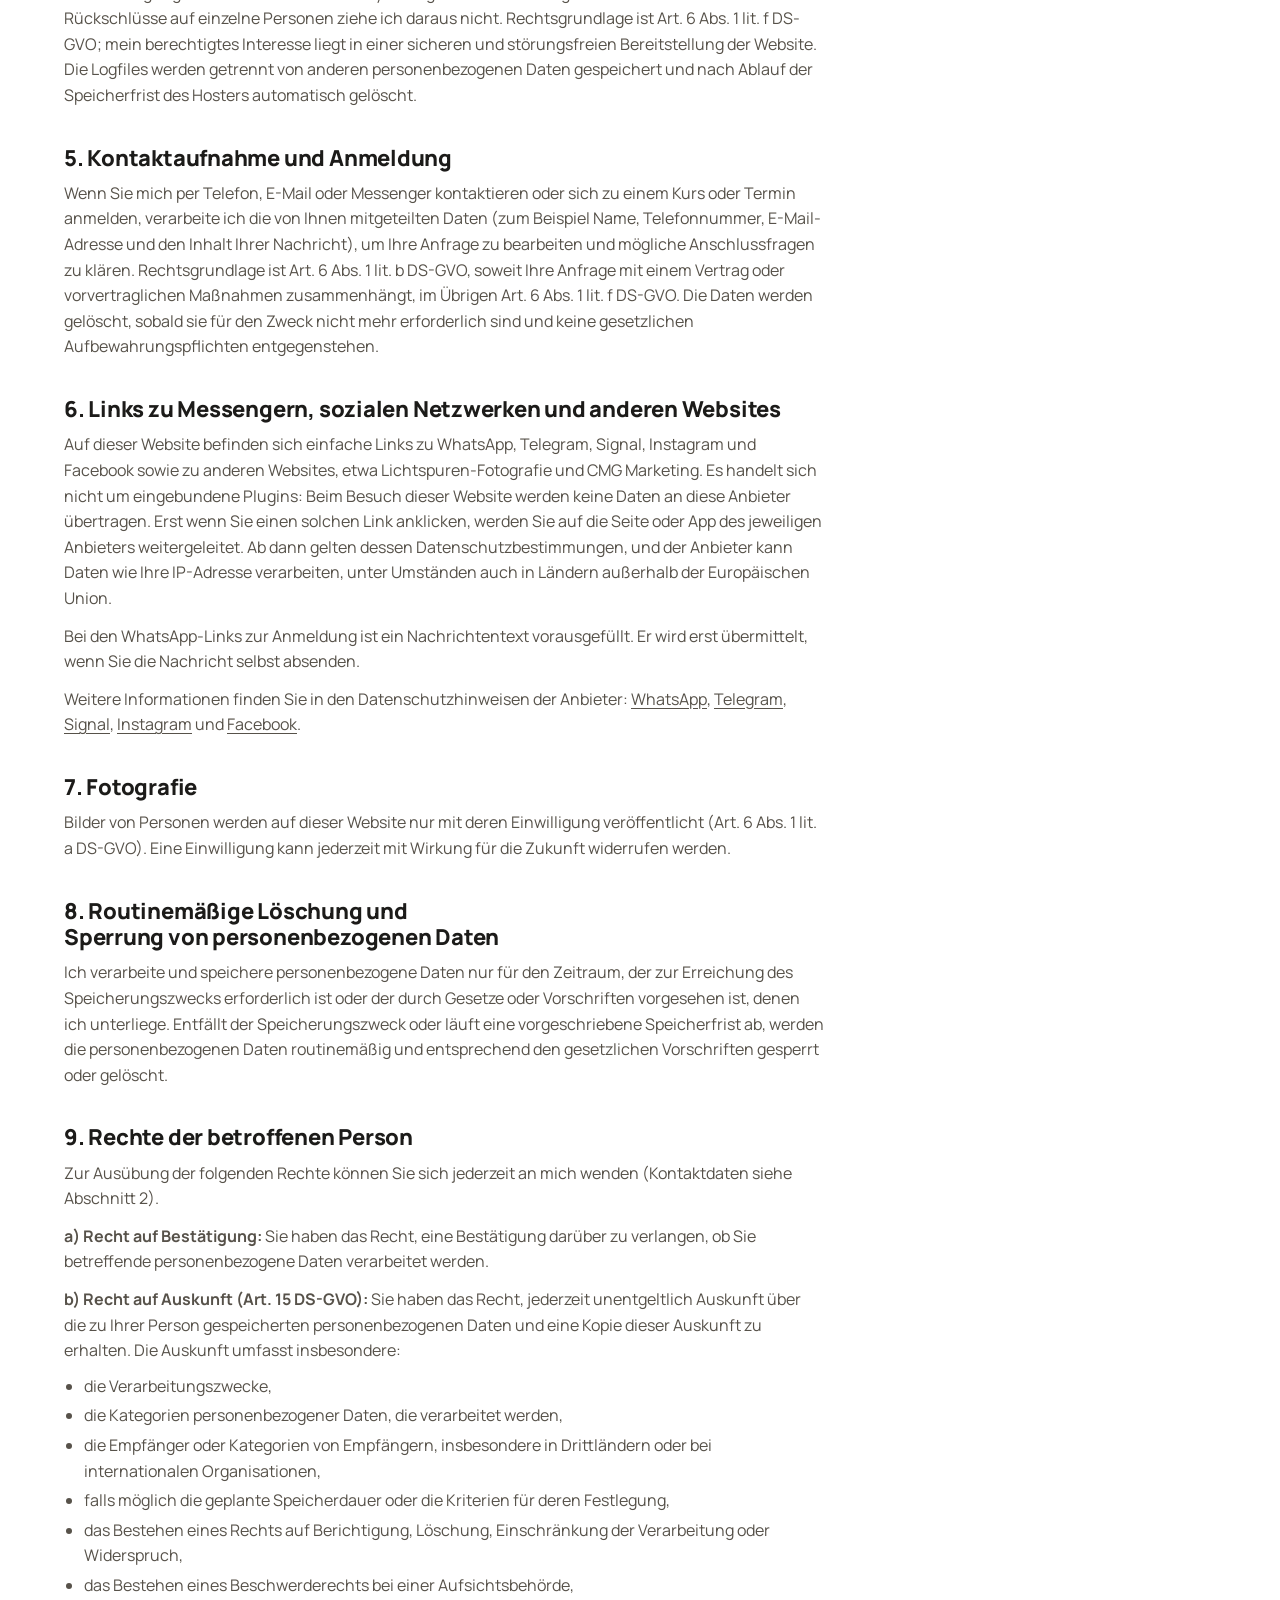
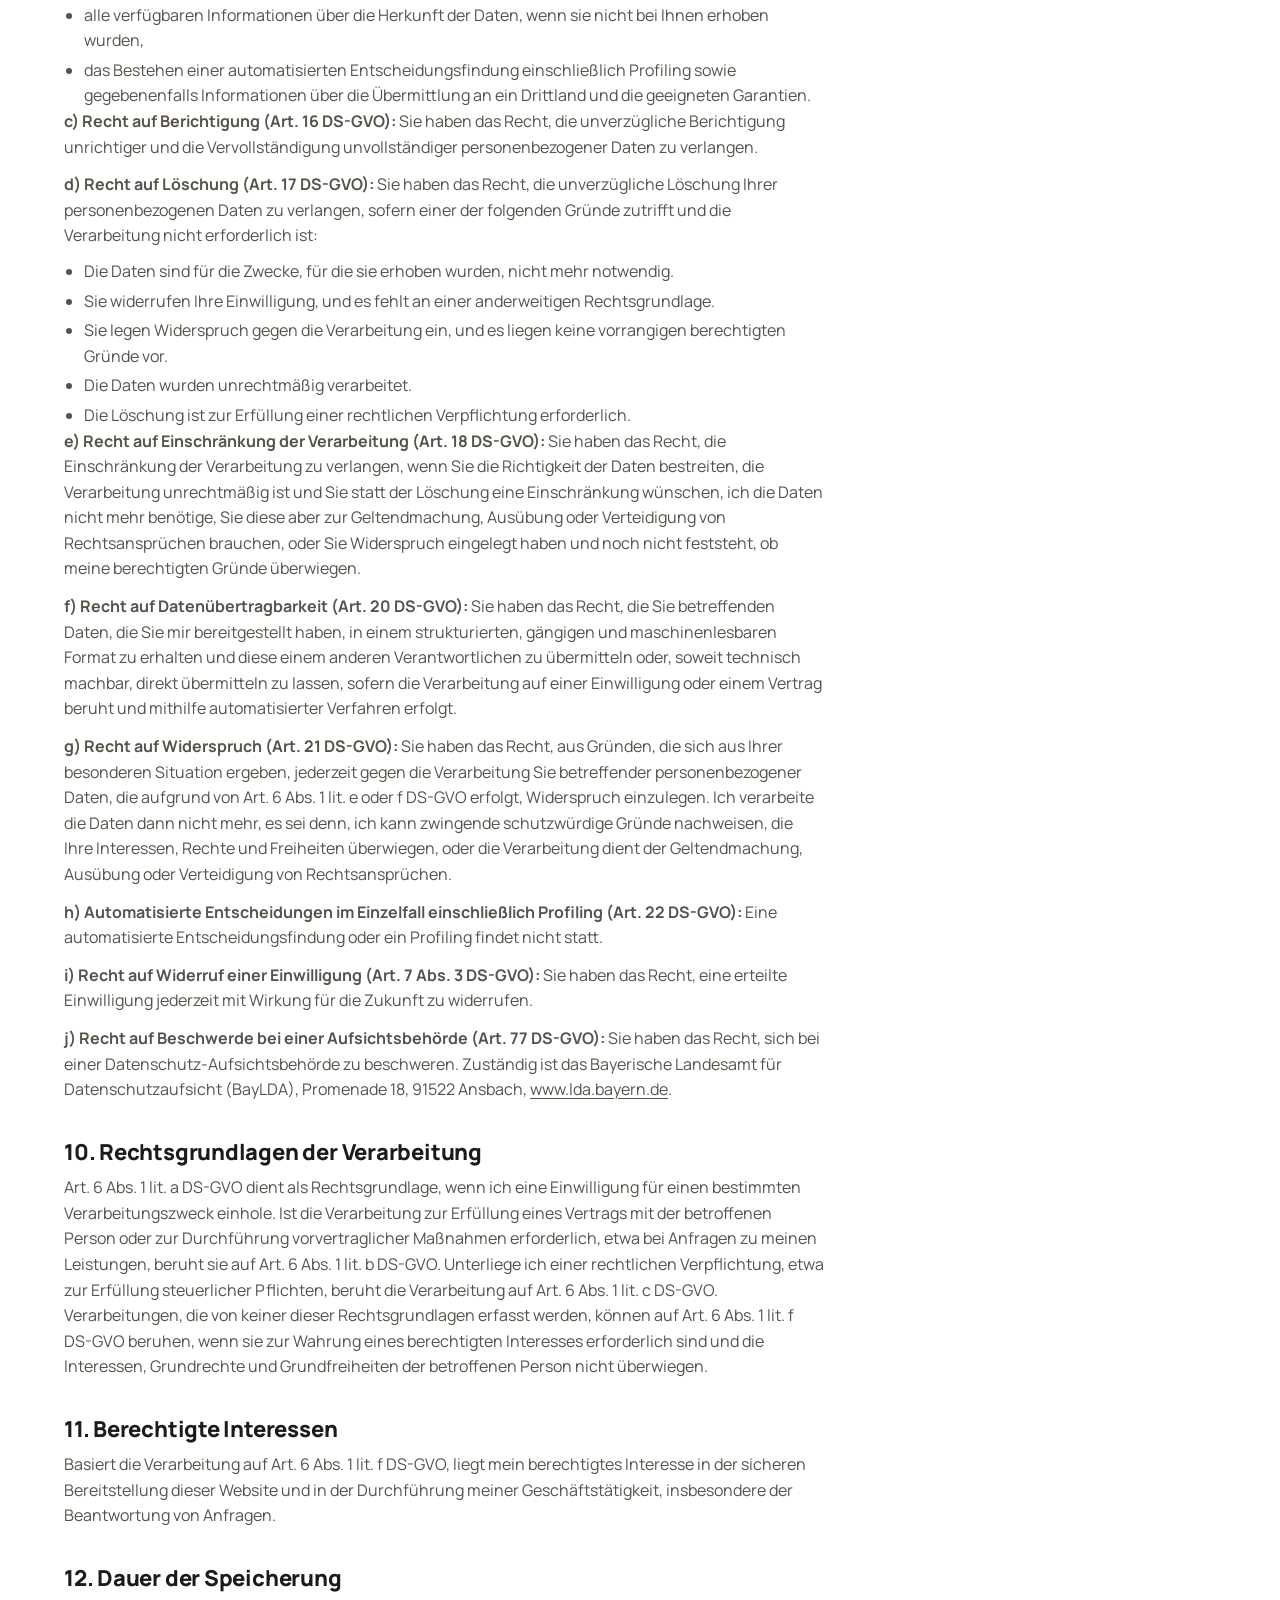
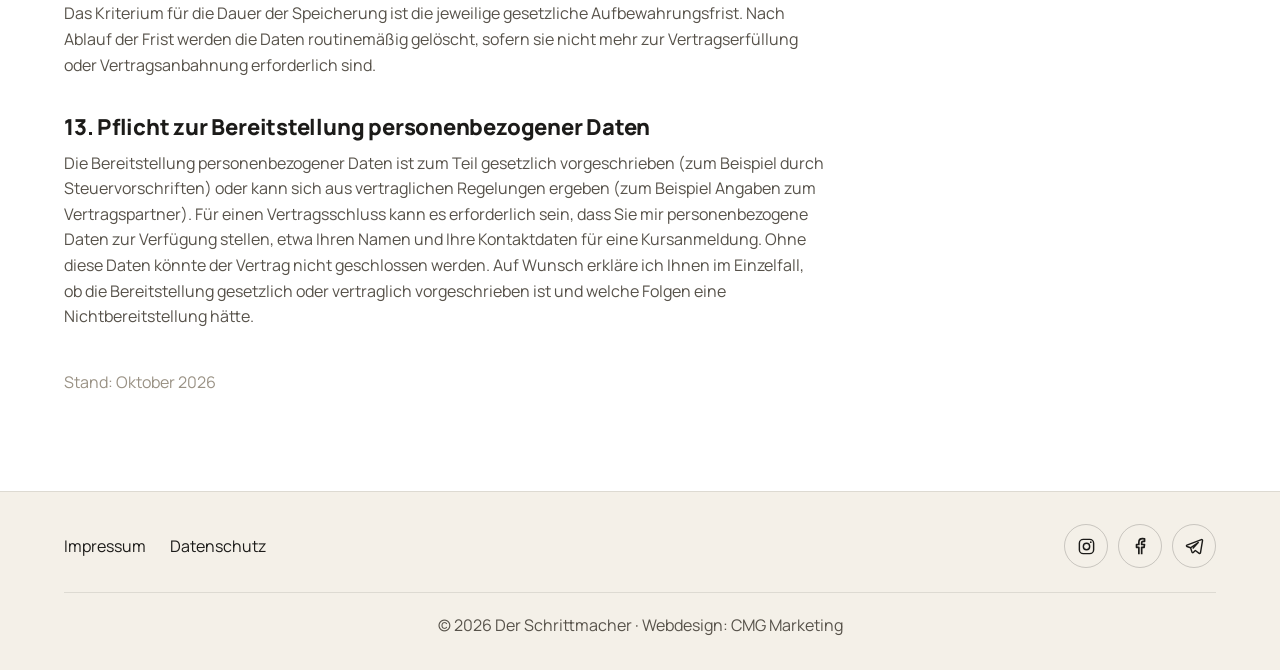
<file: datenschutz.html>
<!DOCTYPE html>
<html lang="de">
<head>
<meta charset="utf-8">
<meta name="viewport" content="width=device-width, initial-scale=1">
<title>Datenschutz | Der Schrittmacher</title>
<meta name="description" content="Datenschutzerklärung von Der Schrittmacher – Pascal-Pierre A. Lahme, Weilheim i. OB.">
<meta name="robots" content="noindex, follow">
<link rel="icon" href="/img/favicon.svg" type="image/svg+xml">
<link rel="preload" href="/fonts/manrope-latin.woff2" as="font" type="font/woff2" crossorigin>
<link rel="stylesheet" href="/css/style.css">
<meta name="theme-color" content="#f4f0e8">
</head>
<body id="top">
<a class="skip" href="#inhalt">Zum Inhalt springen</a>
<header class="site-header" id="kopf">
  <div class="wrap head-in">
    <a class="logo" href="/"><img src="/img/logo.svg" alt="Der Schrittmacher – Pascal-Pierre A. Lahme" width="186" height="52"></a>
    <button class="menu-btn" type="button" aria-expanded="false" aria-controls="menu" aria-label="Menü öffnen">
      <svg class="i-open" viewBox="0 0 24 24" fill="none" stroke="currentColor" stroke-width="2" stroke-linecap="round" aria-hidden="true"><path d="M4 7h16M4 12h16M4 17h16"/></svg>
      <svg class="i-close" viewBox="0 0 24 24" fill="none" stroke="currentColor" stroke-width="2" stroke-linecap="round" aria-hidden="true"><path d="M6 6l12 12M18 6 6 18"/></svg>
    </button>
    <nav class="nav" id="menu" aria-label="Hauptmenü"><a href="/tanzkurs-weilheim">Paartanz</a><a href="/coaching-weilheim">Coaching</a><a href="/fotograf-weilheim">Fotografie</a><a href="/ueber-mich">Über mich</a><a class="btn btn--dark btn--sm" href="/kontakt">Kontakt</a></nav>
  </div>
</header>
<main id="inhalt">
<section class="band band--ink band--head"><div class="wrap legal"><h1>Datenschutz</h1></div></section>
<section class="band band--white"><div class="wrap legal">
<p>Ich freue mich sehr über Ihr Interesse an meinem Angebot. Datenschutz hat für mich einen besonders hohen Stellenwert. Eine Nutzung dieser Website ist grundsätzlich ohne Angabe personenbezogener Daten möglich. Personenbezogene Daten werden nur verarbeitet, wenn Sie mich kontaktieren oder dies technisch für den Betrieb der Website erforderlich ist.</p>
<p>Die Verarbeitung personenbezogener Daten, beispielsweise des Namens, der Anschrift, E-Mail-Adresse oder Telefonnummer, erfolgt stets im Einklang mit der Datenschutz-Grundverordnung (DS-GVO) und den in Deutschland geltenden Datenschutzbestimmungen. Mit dieser Datenschutzerklärung informiere ich über Art, Umfang und Zweck der verarbeiteten personenbezogenen Daten sowie über die Rechte, die betroffenen Personen zustehen.</p>
<p>Ich habe technische und organisatorische Maßnahmen umgesetzt, um die über diese Website verarbeiteten personenbezogenen Daten möglichst lückenlos zu schützen. Internetbasierte Datenübertragungen können jedoch grundsätzlich Sicherheitslücken aufweisen, sodass ein absoluter Schutz nicht gewährleistet werden kann. Es steht Ihnen daher frei, personenbezogene Daten auch auf anderem Weg, beispielsweise telefonisch, an mich zu übermitteln.</p>

<h3>1. Begriffsbestimmungen</h3>
<p>Diese Datenschutzerklärung beruht auf den Begriffen der Datenschutz-Grundverordnung (DS-GVO). Sie soll für alle einfach lesbar und verständlich sein. Dazu erläutere ich vorab die wichtigsten Begriffe:</p>
<p><strong>a) Personenbezogene Daten:</strong> alle Informationen, die sich auf eine identifizierte oder identifizierbare natürliche Person (im Folgenden „betroffene Person“) beziehen. Als identifizierbar wird eine natürliche Person angesehen, die direkt oder indirekt, insbesondere mittels Zuordnung zu einer Kennung wie einem Namen, zu einer Kennnummer, zu Standortdaten, zu einer Online-Kennung oder zu einem oder mehreren besonderen Merkmalen identifiziert werden kann, die Ausdruck der physischen, physiologischen, genetischen, psychischen, wirtschaftlichen, kulturellen oder sozialen Identität dieser natürlichen Person sind.</p>
<p><strong>b) Betroffene Person:</strong> jede identifizierte oder identifizierbare natürliche Person, deren personenbezogene Daten vom Verantwortlichen verarbeitet werden.</p>
<p><strong>c) Verarbeitung:</strong> jeder mit oder ohne Hilfe automatisierter Verfahren ausgeführte Vorgang im Zusammenhang mit personenbezogenen Daten, wie das Erheben, Erfassen, Ordnen, Speichern, Anpassen, Auslesen, Abfragen, Verwenden, Offenlegen durch Übermittlung, Abgleichen, Einschränken, Löschen oder Vernichten.</p>
<p><strong>d) Einschränkung der Verarbeitung:</strong> die Markierung gespeicherter personenbezogener Daten mit dem Ziel, ihre künftige Verarbeitung einzuschränken.</p>
<p><strong>e) Profiling:</strong> jede Art der automatisierten Verarbeitung personenbezogener Daten, um bestimmte persönliche Aspekte einer natürlichen Person zu bewerten, insbesondere um Arbeitsleistung, wirtschaftliche Lage, Gesundheit, persönliche Vorlieben, Interessen, Zuverlässigkeit, Verhalten, Aufenthaltsort oder Ortswechsel zu analysieren oder vorherzusagen.</p>
<p><strong>f) Pseudonymisierung:</strong> die Verarbeitung personenbezogener Daten in einer Weise, dass sie ohne Hinzuziehung zusätzlicher, gesondert aufbewahrter und geschützter Informationen nicht mehr einer spezifischen betroffenen Person zugeordnet werden können.</p>
<p><strong>g) Verantwortlicher:</strong> die natürliche oder juristische Person, Behörde, Einrichtung oder andere Stelle, die allein oder gemeinsam mit anderen über die Zwecke und Mittel der Verarbeitung von personenbezogenen Daten entscheidet.</p>
<p><strong>h) Auftragsverarbeiter:</strong> eine natürliche oder juristische Person, Behörde, Einrichtung oder andere Stelle, die personenbezogene Daten im Auftrag des Verantwortlichen verarbeitet.</p>
<p><strong>i) Empfänger:</strong> eine natürliche oder juristische Person, Behörde, Einrichtung oder andere Stelle, der personenbezogene Daten offengelegt werden, unabhängig davon, ob es sich um einen Dritten handelt oder nicht.</p>
<p><strong>j) Dritter:</strong> eine natürliche oder juristische Person, Behörde, Einrichtung oder andere Stelle außer der betroffenen Person, dem Verantwortlichen, dem Auftragsverarbeiter und den Personen, die unter deren unmittelbarer Verantwortung befugt sind, die personenbezogenen Daten zu verarbeiten.</p>
<p><strong>k) Einwilligung:</strong> jede freiwillig für den bestimmten Fall, in informierter Weise und unmissverständlich abgegebene Willensbekundung in Form einer Erklärung oder einer sonstigen eindeutigen bestätigenden Handlung, mit der die betroffene Person zu verstehen gibt, dass sie mit der Verarbeitung der sie betreffenden personenbezogenen Daten einverstanden ist.</p>

<h3>2. Name und Anschrift des Verantwortlichen</h3>
<p>Verantwortlicher im Sinne der Datenschutz-Grundverordnung und anderer datenschutzrechtlicher Bestimmungen ist:</p>
<address>Pascal-Pierre A. Lahme<br>Der Schrittmacher<br>Föhrenstr. 4<br>82362 Weilheim i. OB<br>Deutschland<br>Telefon: <a href="tel:+4916098765949">+49 160 98765949</a><br>E-Mail: <a href="mailto:schrittmacher@pascal-lahme.de">schrittmacher@pascal-lahme.de</a></address>

<h3>3. Keine Cookies, keine Analyse- oder Trackingdienste</h3>
<p>Diese Website setzt keine Cookies und verwendet keine Analyse-, Tracking- oder Werbedienste. Es sind keine Social-Media-Plugins eingebunden, und die verwendete Schrift wird direkt von diesem Server geladen, nicht von Servern Dritter (zum Beispiel Google Fonts). Beim bloßen Besuch dieser Website werden daher keine Daten an Dritte übermittelt.</p>

<h3>4. Hosting und Server-Logfiles</h3>
<p>Diese Website wird bei ALL-INKL.COM – Neue Medien Münnich, Inhaber René Münnich, Hauptstraße 68, 02742 Friedersdorf gehostet. <span class="ph">[Nur falls im KAS abgeschlossen: Mit dem Hoster besteht ein Vertrag über Auftragsverarbeitung nach Art. 28 DS-GVO.]</span></p>
<p>Bei jedem Aufruf der Website erfasst der Server automatisch allgemeine Daten und Informationen und speichert sie in Server-Logfiles. Erfasst werden können (1) Browsertyp und -version, (2) das verwendete Betriebssystem, (3) die Website, von der aus der Zugriff erfolgt (Referrer), (4) die aufgerufenen Unterseiten, (5) Datum und Uhrzeit des Zugriffs, (6) die IP-Adresse und (7) der Internet-Service-Provider des zugreifenden Systems.</p>
<p>Diese Daten werden benötigt, um (1) die Inhalte der Website korrekt auszuliefern, (2) die dauerhafte Funktionsfähigkeit und Sicherheit der technischen Systeme zu gewährleisten und (3) Strafverfolgungsbehörden im Falle eines Cyberangriffs die notwendigen Informationen bereitzustellen. Rückschlüsse auf einzelne Personen ziehe ich daraus nicht. Rechtsgrundlage ist Art. 6 Abs. 1 lit. f DS-GVO; mein berechtigtes Interesse liegt in einer sicheren und störungsfreien Bereitstellung der Website. Die Logfiles werden getrennt von anderen personenbezogenen Daten gespeichert und nach Ablauf der Speicherfrist des Hosters automatisch gelöscht.</p>

<h3>5. Kontaktaufnahme und Anmeldung</h3>
<p>Wenn Sie mich per Telefon, E-Mail oder Messenger kontaktieren oder sich zu einem Kurs oder Termin anmelden, verarbeite ich die von Ihnen mitgeteilten Daten (zum Beispiel Name, Telefonnummer, E-Mail-Adresse und den Inhalt Ihrer Nachricht), um Ihre Anfrage zu bearbeiten und mögliche Anschlussfragen zu klären. Rechtsgrundlage ist Art. 6 Abs. 1 lit. b DS-GVO, soweit Ihre Anfrage mit einem Vertrag oder vorvertraglichen Maßnahmen zusammenhängt, im Übrigen Art. 6 Abs. 1 lit. f DS-GVO. Die Daten werden gelöscht, sobald sie für den Zweck nicht mehr erforderlich sind und keine gesetzlichen Aufbewahrungspflichten entgegenstehen.</p>

<h3>6. Links zu Messengern, sozialen Netzwerken und anderen Websites</h3>
<p>Auf dieser Website befinden sich einfache Links zu WhatsApp, Telegram, Signal, Instagram und Facebook sowie zu anderen Websites, etwa Lichtspuren-Fotografie und CMG Marketing. Es handelt sich nicht um eingebundene Plugins: Beim Besuch dieser Website werden keine Daten an diese Anbieter übertragen. Erst wenn Sie einen solchen Link anklicken, werden Sie auf die Seite oder App des jeweiligen Anbieters weitergeleitet. Ab dann gelten dessen Datenschutzbestimmungen, und der Anbieter kann Daten wie Ihre IP-Adresse verarbeiten, unter Umständen auch in Ländern außerhalb der Europäischen Union.</p>
<p>Bei den WhatsApp-Links zur Anmeldung ist ein Nachrichtentext vorausgefüllt. Er wird erst übermittelt, wenn Sie die Nachricht selbst absenden.</p>
<p>Weitere Informationen finden Sie in den Datenschutzhinweisen der Anbieter: <a href="https://www.whatsapp.com/legal/privacy-policy-eea" rel="noopener" target="_blank">WhatsApp</a>, <a href="https://telegram.org/privacy" rel="noopener" target="_blank">Telegram</a>, <a href="https://signal.org/legal/" rel="noopener" target="_blank">Signal</a>, <a href="https://privacycenter.instagram.com/policy" rel="noopener" target="_blank">Instagram</a> und <a href="https://www.facebook.com/privacy/policy" rel="noopener" target="_blank">Facebook</a>.</p>

<h3>7. Fotografie</h3>
<p>Bilder von Personen werden auf dieser Website nur mit deren Einwilligung veröffentlicht (Art. 6 Abs. 1 lit. a DS-GVO). Eine Einwilligung kann jederzeit mit Wirkung für die Zukunft widerrufen werden.</p>

<h3>8. Routinemäßige Löschung und Sperrung von personenbezogenen Daten</h3>
<p>Ich verarbeite und speichere personenbezogene Daten nur für den Zeitraum, der zur Erreichung des Speicherungszwecks erforderlich ist oder der durch Gesetze oder Vorschriften vorgesehen ist, denen ich unterliege. Entfällt der Speicherungszweck oder läuft eine vorgeschriebene Speicherfrist ab, werden die personenbezogenen Daten routinemäßig und entsprechend den gesetzlichen Vorschriften gesperrt oder gelöscht.</p>

<h3>9. Rechte der betroffenen Person</h3>
<p>Zur Ausübung der folgenden Rechte können Sie sich jederzeit an mich wenden (Kontaktdaten siehe Abschnitt 2).</p>
<p><strong>a) Recht auf Bestätigung:</strong> Sie haben das Recht, eine Bestätigung darüber zu verlangen, ob Sie betreffende personenbezogene Daten verarbeitet werden.</p>
<p><strong>b) Recht auf Auskunft (Art. 15 DS-GVO):</strong> Sie haben das Recht, jederzeit unentgeltlich Auskunft über die zu Ihrer Person gespeicherten personenbezogenen Daten und eine Kopie dieser Auskunft zu erhalten. Die Auskunft umfasst insbesondere:</p>
<ul>
<li>die Verarbeitungszwecke,</li>
<li>die Kategorien personenbezogener Daten, die verarbeitet werden,</li>
<li>die Empfänger oder Kategorien von Empfängern, insbesondere in Drittländern oder bei internationalen Organisationen,</li>
<li>falls möglich die geplante Speicherdauer oder die Kriterien für deren Festlegung,</li>
<li>das Bestehen eines Rechts auf Berichtigung, Löschung, Einschränkung der Verarbeitung oder Widerspruch,</li>
<li>das Bestehen eines Beschwerderechts bei einer Aufsichtsbehörde,</li>
<li>alle verfügbaren Informationen über die Herkunft der Daten, wenn sie nicht bei Ihnen erhoben wurden,</li>
<li>das Bestehen einer automatisierten Entscheidungsfindung einschließlich Profiling sowie gegebenenfalls Informationen über die Übermittlung an ein Drittland und die geeigneten Garantien.</li>
</ul>
<p><strong>c) Recht auf Berichtigung (Art. 16 DS-GVO):</strong> Sie haben das Recht, die unverzügliche Berichtigung unrichtiger und die Vervollständigung unvollständiger personenbezogener Daten zu verlangen.</p>
<p><strong>d) Recht auf Löschung (Art. 17 DS-GVO):</strong> Sie haben das Recht, die unverzügliche Löschung Ihrer personenbezogenen Daten zu verlangen, sofern einer der folgenden Gründe zutrifft und die Verarbeitung nicht erforderlich ist:</p>
<ul>
<li>Die Daten sind für die Zwecke, für die sie erhoben wurden, nicht mehr notwendig.</li>
<li>Sie widerrufen Ihre Einwilligung, und es fehlt an einer anderweitigen Rechtsgrundlage.</li>
<li>Sie legen Widerspruch gegen die Verarbeitung ein, und es liegen keine vorrangigen berechtigten Gründe vor.</li>
<li>Die Daten wurden unrechtmäßig verarbeitet.</li>
<li>Die Löschung ist zur Erfüllung einer rechtlichen Verpflichtung erforderlich.</li>
</ul>
<p><strong>e) Recht auf Einschränkung der Verarbeitung (Art. 18 DS-GVO):</strong> Sie haben das Recht, die Einschränkung der Verarbeitung zu verlangen, wenn Sie die Richtigkeit der Daten bestreiten, die Verarbeitung unrechtmäßig ist und Sie statt der Löschung eine Einschränkung wünschen, ich die Daten nicht mehr benötige, Sie diese aber zur Geltendmachung, Ausübung oder Verteidigung von Rechtsansprüchen brauchen, oder Sie Widerspruch eingelegt haben und noch nicht feststeht, ob meine berechtigten Gründe überwiegen.</p>
<p><strong>f) Recht auf Datenübertragbarkeit (Art. 20 DS-GVO):</strong> Sie haben das Recht, die Sie betreffenden Daten, die Sie mir bereitgestellt haben, in einem strukturierten, gängigen und maschinenlesbaren Format zu erhalten und diese einem anderen Verantwortlichen zu übermitteln oder, soweit technisch machbar, direkt übermitteln zu lassen, sofern die Verarbeitung auf einer Einwilligung oder einem Vertrag beruht und mithilfe automatisierter Verfahren erfolgt.</p>
<p><strong>g) Recht auf Widerspruch (Art. 21 DS-GVO):</strong> Sie haben das Recht, aus Gründen, die sich aus Ihrer besonderen Situation ergeben, jederzeit gegen die Verarbeitung Sie betreffender personenbezogener Daten, die aufgrund von Art. 6 Abs. 1 lit. e oder f DS-GVO erfolgt, Widerspruch einzulegen. Ich verarbeite die Daten dann nicht mehr, es sei denn, ich kann zwingende schutzwürdige Gründe nachweisen, die Ihre Interessen, Rechte und Freiheiten überwiegen, oder die Verarbeitung dient der Geltendmachung, Ausübung oder Verteidigung von Rechtsansprüchen.</p>
<p><strong>h) Automatisierte Entscheidungen im Einzelfall einschließlich Profiling (Art. 22 DS-GVO):</strong> Eine automatisierte Entscheidungsfindung oder ein Profiling findet nicht statt.</p>
<p><strong>i) Recht auf Widerruf einer Einwilligung (Art. 7 Abs. 3 DS-GVO):</strong> Sie haben das Recht, eine erteilte Einwilligung jederzeit mit Wirkung für die Zukunft zu widerrufen.</p>
<p><strong>j) Recht auf Beschwerde bei einer Aufsichtsbehörde (Art. 77 DS-GVO):</strong> Sie haben das Recht, sich bei einer Datenschutz-Aufsichtsbehörde zu beschweren. Zuständig ist das Bayerische Landesamt für Datenschutzaufsicht (BayLDA), Promenade 18, 91522 Ansbach, <a href="https://www.lda.bayern.de" rel="noopener" target="_blank">www.lda.bayern.de</a>.</p>

<h3>10. Rechtsgrundlagen der Verarbeitung</h3>
<p>Art. 6 Abs. 1 lit. a DS-GVO dient als Rechtsgrundlage, wenn ich eine Einwilligung für einen bestimmten Verarbeitungszweck einhole. Ist die Verarbeitung zur Erfüllung eines Vertrags mit der betroffenen Person oder zur Durchführung vorvertraglicher Maßnahmen erforderlich, etwa bei Anfragen zu meinen Leistungen, beruht sie auf Art. 6 Abs. 1 lit. b DS-GVO. Unterliege ich einer rechtlichen Verpflichtung, etwa zur Erfüllung steuerlicher Pflichten, beruht die Verarbeitung auf Art. 6 Abs. 1 lit. c DS-GVO. Verarbeitungen, die von keiner dieser Rechtsgrundlagen erfasst werden, können auf Art. 6 Abs. 1 lit. f DS-GVO beruhen, wenn sie zur Wahrung eines berechtigten Interesses erforderlich sind und die Interessen, Grundrechte und Grundfreiheiten der betroffenen Person nicht überwiegen.</p>

<h3>11. Berechtigte Interessen</h3>
<p>Basiert die Verarbeitung auf Art. 6 Abs. 1 lit. f DS-GVO, liegt mein berechtigtes Interesse in der sicheren Bereitstellung dieser Website und in der Durchführung meiner Geschäftstätigkeit, insbesondere der Beantwortung von Anfragen.</p>

<h3>12. Dauer der Speicherung</h3>
<p>Das Kriterium für die Dauer der Speicherung ist die jeweilige gesetzliche Aufbewahrungsfrist. Nach Ablauf der Frist werden die Daten routinemäßig gelöscht, sofern sie nicht mehr zur Vertragserfüllung oder Vertragsanbahnung erforderlich sind.</p>

<h3>13. Pflicht zur Bereitstellung personenbezogener Daten</h3>
<p>Die Bereitstellung personenbezogener Daten ist zum Teil gesetzlich vorgeschrieben (zum Beispiel durch Steuervorschriften) oder kann sich aus vertraglichen Regelungen ergeben (zum Beispiel Angaben zum Vertragspartner). Für einen Vertragsschluss kann es erforderlich sein, dass Sie mir personenbezogene Daten zur Verfügung stellen, etwa Ihren Namen und Ihre Kontaktdaten für eine Kursanmeldung. Ohne diese Daten könnte der Vertrag nicht geschlossen werden. Auf Wunsch erkläre ich Ihnen im Einzelfall, ob die Bereitstellung gesetzlich oder vertraglich vorgeschrieben ist und welche Folgen eine Nichtbereitstellung hätte.</p>

<p style="margin-top:40px;color:var(--faint)">Stand: Oktober 2026</p>
</div></section>
</main>
<footer class="site-footer">
  <div class="wrap">
    <div class="foot-row">
      <nav class="foot-legal" aria-label="Rechtliches"><a href="/impressum">Impressum</a><a href="/datenschutz">Datenschutz</a></nav>
      <div class="socials">
        <a href="https://www.instagram.com/derschrittmacher/" aria-label="Instagram" rel="noopener" target="_blank"><svg viewBox="0 0 24 24" fill="none" stroke="currentColor" stroke-width="1.8" aria-hidden="true"><rect x="3" y="3" width="18" height="18" rx="5"/><circle cx="12" cy="12" r="4"/><circle cx="17.4" cy="6.6" r="1.1" fill="currentColor" stroke="none"/></svg></a>
        <a href="https://www.facebook.com/derSchrittmacher/" aria-label="Facebook" rel="noopener" target="_blank"><svg viewBox="0 0 24 24" fill="none" stroke="currentColor" stroke-width="1.8" stroke-linejoin="round" aria-hidden="true"><path transform="translate(12 12) scale(1.18) translate(-13.25 -12.65)" d="M14.5 21v-7.5h2.6l.4-3h-3V8.6c0-.9.3-1.5 1.6-1.5h1.5V4.4a20 20 0 0 0-2.3-.1c-2.3 0-3.8 1.4-3.8 3.9v2.3H9v3h2.5V21"/></svg></a>
        <a href="https://t.me/derSchrittmacher" aria-label="Telegram" rel="noopener" target="_blank"><svg viewBox="0 0 24 24" fill="none" stroke="currentColor" stroke-width="1.8" stroke-linejoin="round" aria-hidden="true"><g transform="translate(-0.47 -0.96)"><path d="M21.2 4.2 2.9 11.3c-.8.3-.8 1.4 0 1.7l4.6 1.5 1.8 5.6c.2.7 1.1.9 1.6.4l2.6-2.5 4.9 3.6c.6.4 1.4.1 1.6-.6L22.6 5.4c.2-.8-.6-1.5-1.4-1.2Z"/><path d="m7.5 14.5 9.7-6.6-7 7.6"/></g></svg></a>
      </div>
    </div>
    <p class="foot-copy">© 2026 Der Schrittmacher <span aria-hidden="true">·</span> Webdesign: <a href="https://cmg-marketing.de/" rel="noopener" target="_blank">CMG Marketing</a></p>
  </div>
</footer>
<a class="to-top" href="#top" aria-label="Nach oben"><svg viewBox="0 0 24 24" fill="none" stroke="currentColor" stroke-width="2" stroke-linecap="round" stroke-linejoin="round" aria-hidden="true"><path d="M12 19V5M6 11l6-6 6 6"/></svg></a>

<script>
(function(){var b=document.querySelector('.menu-btn'),h=document.getElementById('kopf');if(!b)return;
b.addEventListener('click',function(){var o=h.classList.toggle('menu-open');b.setAttribute('aria-expanded',o);b.setAttribute('aria-label',o?'Menü schließen':'Menü öffnen');});})();
(function(){var t=document.querySelector('.to-top');if(!t)return;var f=function(){var long=document.documentElement.scrollHeight>window.innerHeight*2.5;t.classList.toggle('is-visible',long&&window.scrollY>window.innerHeight);var r=t.getBoundingClientRect(),dark=false,els=document.elementsFromPoint(r.left+r.width/2,r.top+r.height/2);for(var i=0;i<els.length;i++){if(t.contains(els[i]))continue;dark=!!els[i].closest('.band--ink,.hero--ink,.nf');break;}t.classList.toggle('on-dark',dark);};window.addEventListener('scroll',f,{passive:true});window.addEventListener('resize',f);f();})();
</script>
</body>
</html>
</file>
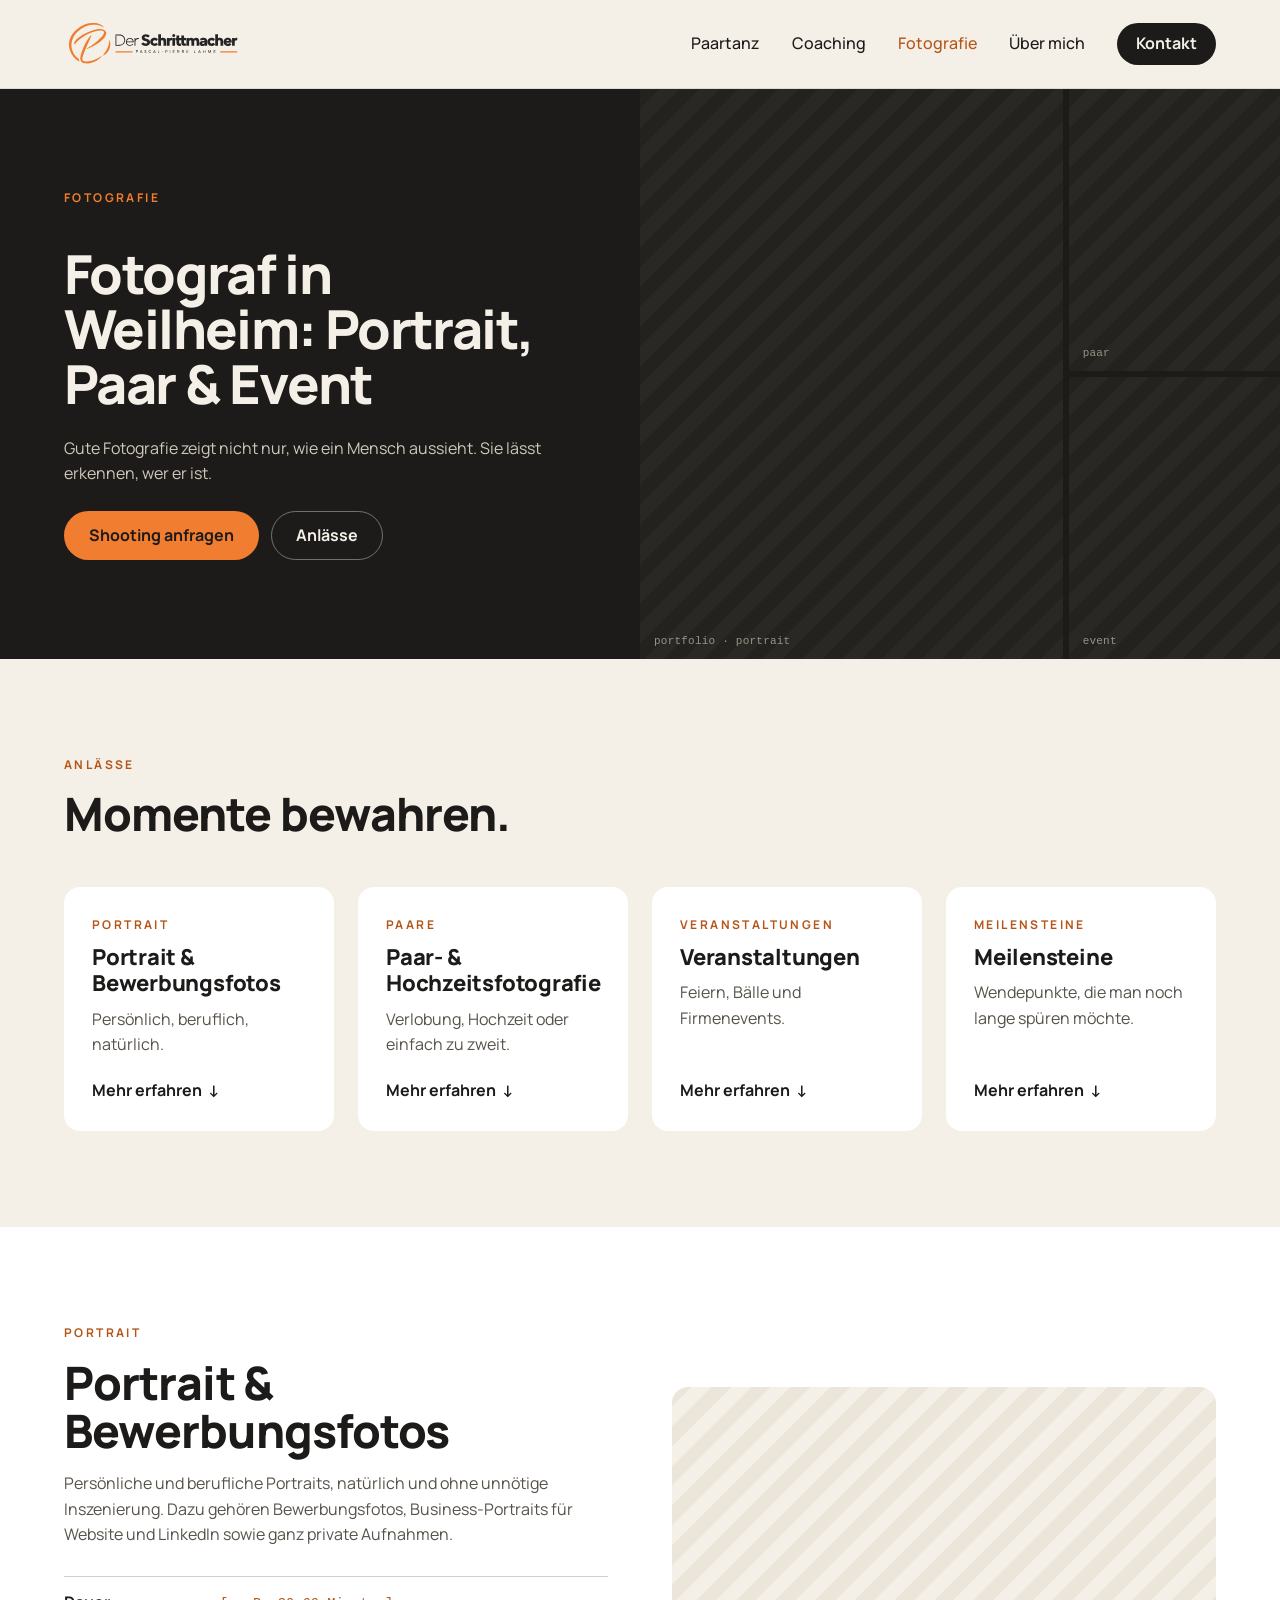
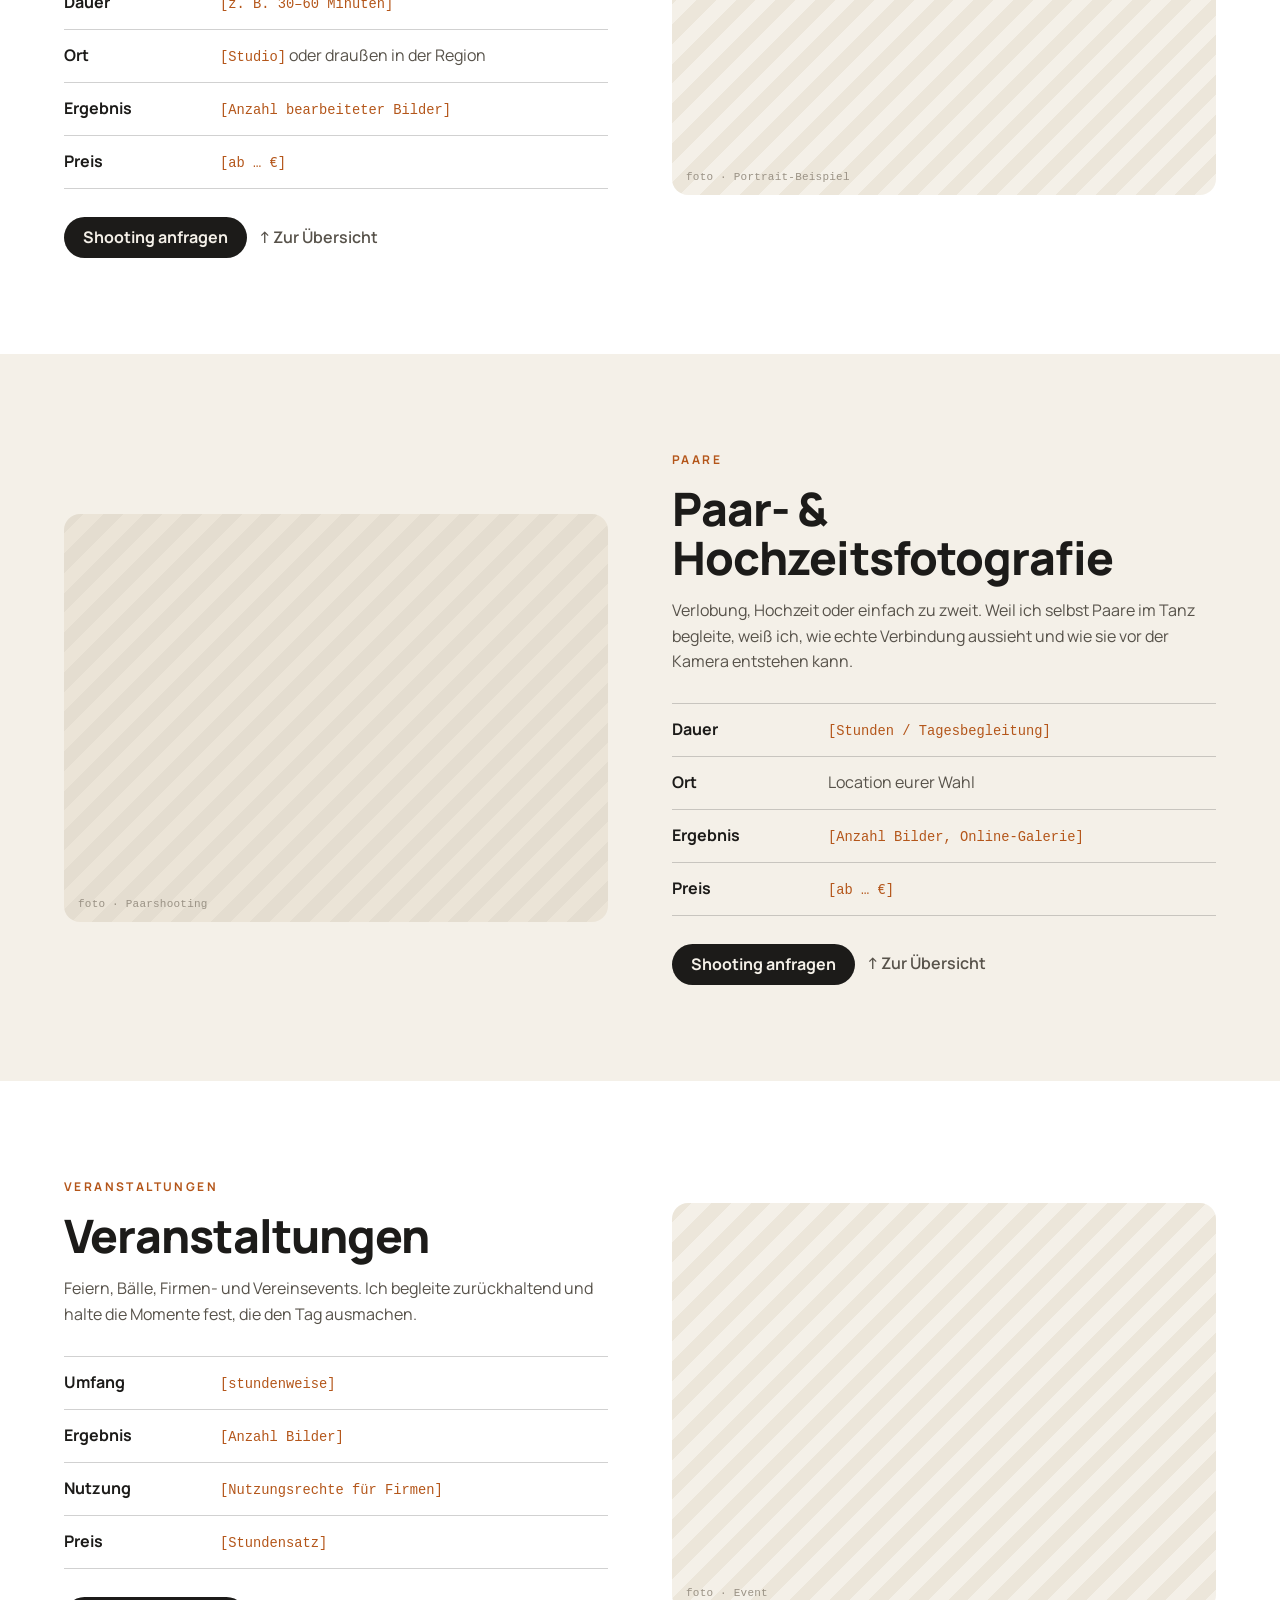
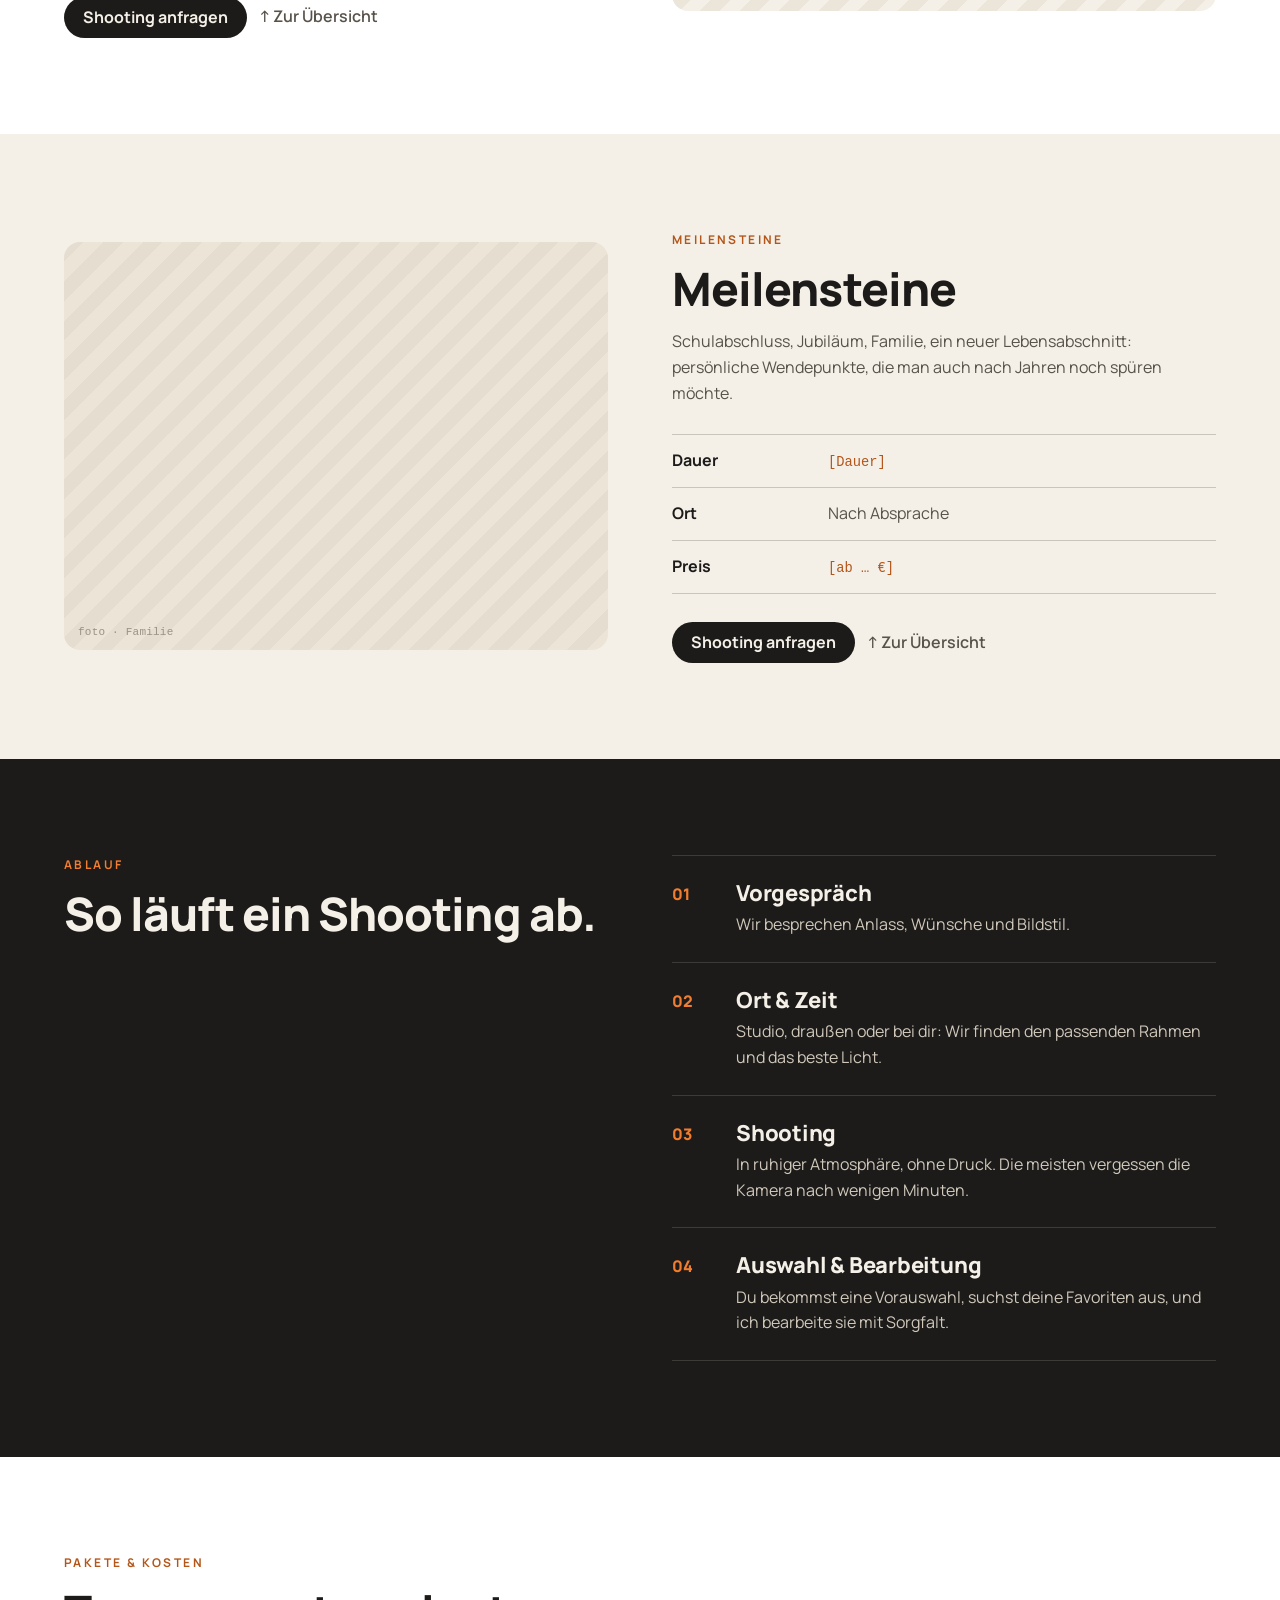
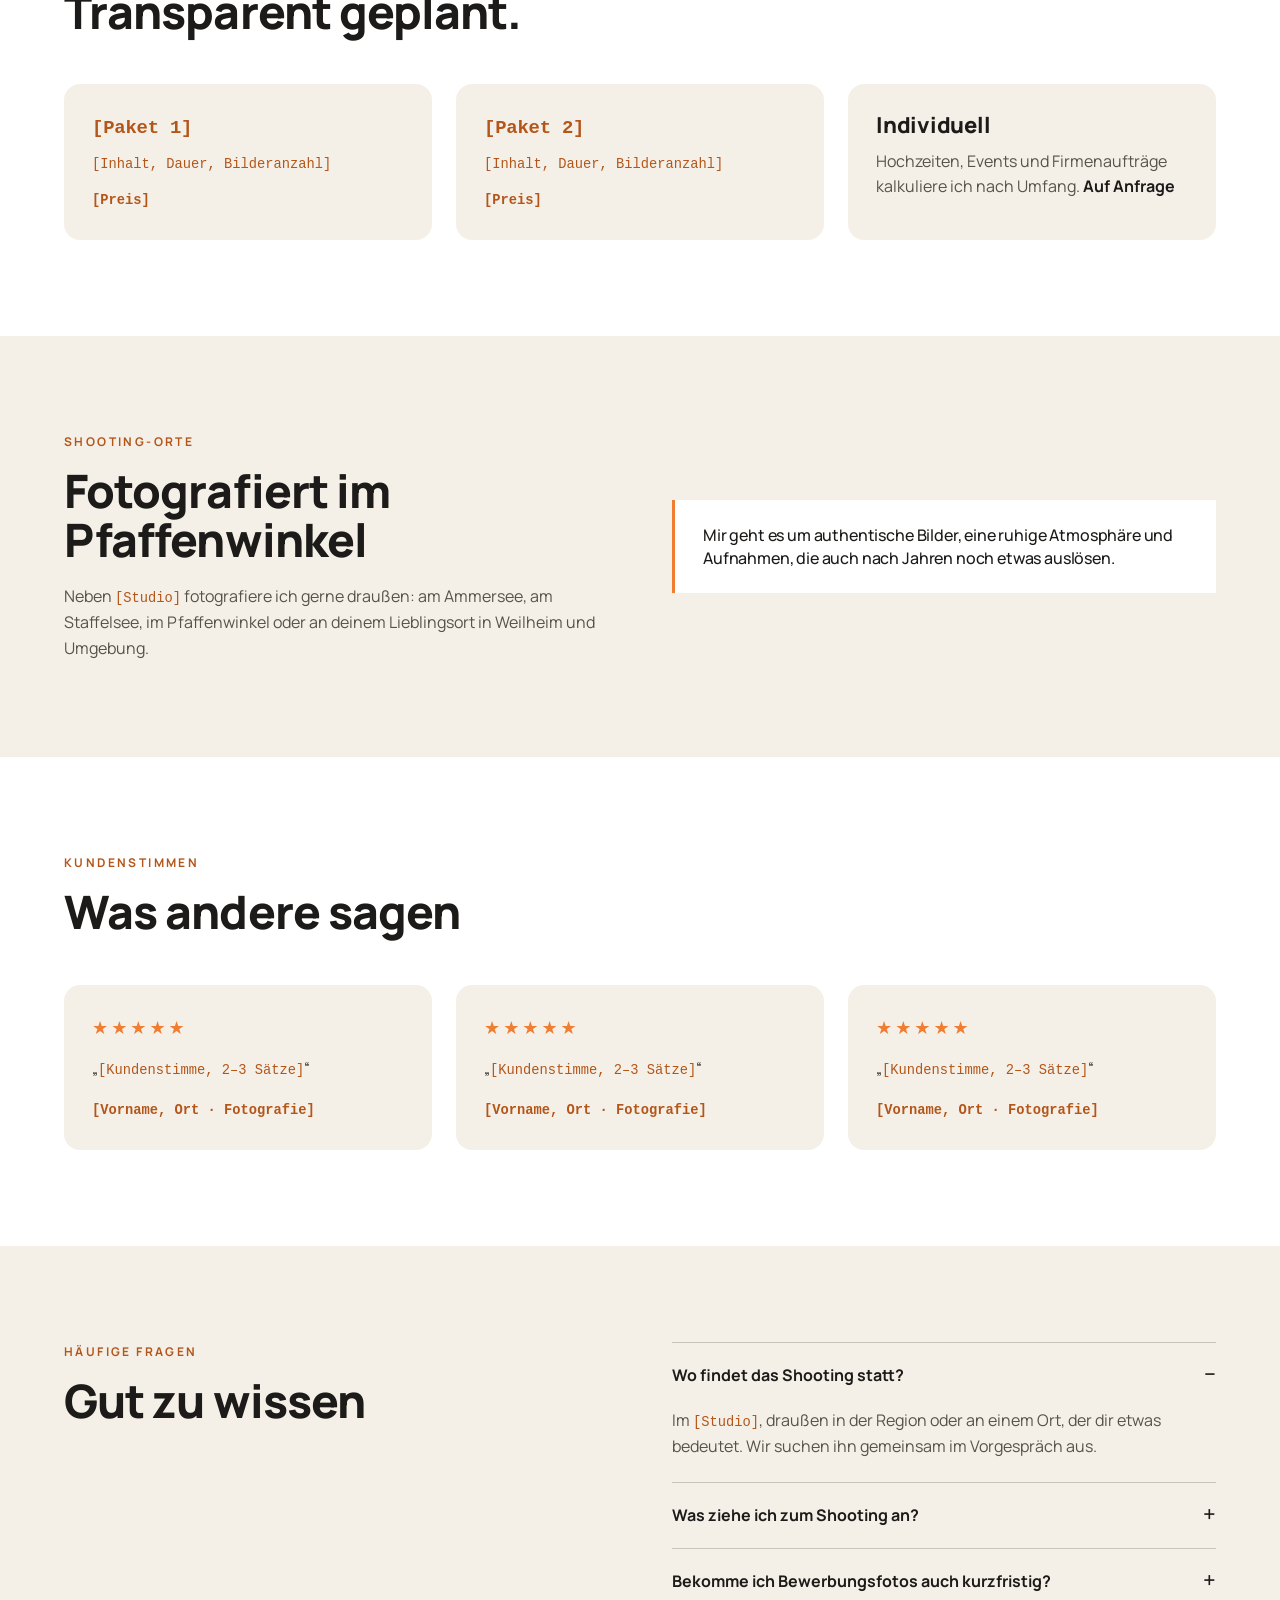
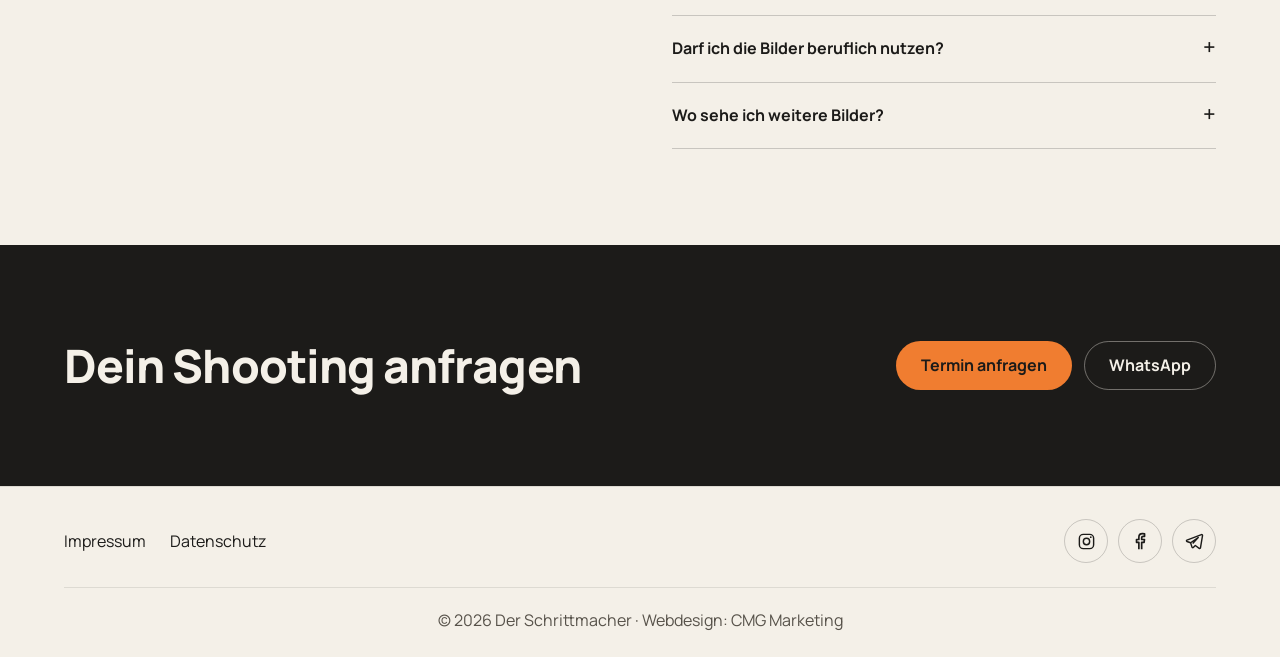
<file: fotograf-weilheim.html>
<!DOCTYPE html>
<html lang="de">
<head>
<meta charset="utf-8">
<meta name="viewport" content="width=device-width, initial-scale=1">
<title>Fotograf in Weilheim i. OB – Portrait, Paar & Event | Der Schrittmacher</title>
<meta name="description" content="Fotograf in Weilheim: Portrait- und Bewerbungsfotos, Paar- und Hochzeitsfotografie, Veranstaltungen und persönliche Meilensteine im Pfaffenwinkel.">
<link rel="canonical" href="https://pascal-lahme.de/fotograf-weilheim">
<meta property="og:type" content="website">
<meta property="og:locale" content="de_DE">
<meta property="og:site_name" content="Der Schrittmacher – Pascal-Pierre A. Lahme">
<meta property="og:title" content="Fotograf in Weilheim i. OB – Portrait, Paar & Event | Der Schrittmacher">
<meta property="og:description" content="Fotograf in Weilheim: Portrait- und Bewerbungsfotos, Paar- und Hochzeitsfotografie, Veranstaltungen und persönliche Meilensteine im Pfaffenwinkel.">
<meta property="og:url" content="https://pascal-lahme.de/fotograf-weilheim">
<meta property="og:image" content="https://pascal-lahme.de/img/social-preview.jpg">
<meta property="og:image:width" content="1200">
<meta property="og:image:height" content="630">
<meta property="og:image:alt" content="Der Schrittmacher – Menschen bewegen. Paartanz, Coaching und Fotografie in Weilheim">
<meta name="twitter:card" content="summary_large_image">
<link rel="icon" href="/img/favicon.svg" type="image/svg+xml">
<link rel="preload" href="/fonts/manrope-latin.woff2" as="font" type="font/woff2" crossorigin>
<link rel="stylesheet" href="/css/style.css">
<meta name="theme-color" content="#f4f0e8">
</head>
<body id="top" class="has-sticky">
<a class="skip" href="#inhalt">Zum Inhalt springen</a>
<header class="site-header" id="kopf">
  <div class="wrap head-in">
    <a class="logo" href="/"><img src="/img/logo.svg" alt="Der Schrittmacher – Pascal-Pierre A. Lahme" width="186" height="52"></a>
    <button class="menu-btn" type="button" aria-expanded="false" aria-controls="menu" aria-label="Menü öffnen">
      <svg class="i-open" viewBox="0 0 24 24" fill="none" stroke="currentColor" stroke-width="2" stroke-linecap="round" aria-hidden="true"><path d="M4 7h16M4 12h16M4 17h16"/></svg>
      <svg class="i-close" viewBox="0 0 24 24" fill="none" stroke="currentColor" stroke-width="2" stroke-linecap="round" aria-hidden="true"><path d="M6 6l12 12M18 6 6 18"/></svg>
    </button>
    <nav class="nav" id="menu" aria-label="Hauptmenü"><a href="/tanzkurs-weilheim">Paartanz</a><a href="/coaching-weilheim">Coaching</a><a href="/fotograf-weilheim" aria-current="page">Fotografie</a><a href="/ueber-mich">Über mich</a><a class="btn btn--dark btn--sm" href="/kontakt">Kontakt</a></nav>
  </div>
</header>
<main id="inhalt">
<section class="hero hero--ink">
  <div class="hero__text">
    <span class="eyebrow">Fotografie</span>
    <h1>Fotograf in Weilheim: Portrait, Paar &amp; Event</h1>
    <p class="lead">Gute Fotografie zeigt nicht nur, wie ein Mensch aussieht. Sie lässt erkennen, wer er ist.</p>
    <div class="btn-row"><a class="btn btn--orange" href="/kontakt">Shooting anfragen</a><a class="btn btn--outline-light" href="#angebote">Anlässe</a></div>
  </div>
  <div class="hero__media photo-grid"><div class="img " role="img" aria-label="Platzhalter: portfolio · portrait"><span class="cap">portfolio · portrait</span></div><div class="img " role="img" aria-label="Platzhalter: paar"><span class="cap">paar</span></div><div class="img " role="img" aria-label="Platzhalter: event"><span class="cap">event</span></div></div>
</section>

<section class="band" id="angebote" aria-labelledby="angebote-h">
  <div class="wrap">
    <div class="section-head"><span class="eyebrow">Anlässe</span><h2 id="angebote-h">Momente bewahren.</h2></div>
    <div class="grid grid--4 slider"><a class="card" href="#portrait"><div class="card__body"><span class="eyebrow">Portrait</span><h3>Portrait &amp; Bewerbungsfotos</h3><p class="text">Persönlich, beruflich, natürlich.</p><span class="link">Mehr erfahren <span class="arrow arrow--d">↓</span></span></div></a><a class="card" href="#paare"><div class="card__body"><span class="eyebrow">Paare</span><h3>Paar- &amp; Hochzeitsfotografie</h3><p class="text">Verlobung, Hochzeit oder einfach zu zweit.</p><span class="link">Mehr erfahren <span class="arrow arrow--d">↓</span></span></div></a><a class="card" href="#veranstaltungen"><div class="card__body"><span class="eyebrow">Veranstaltungen</span><h3>Veranstaltungen</h3><p class="text">Feiern, Bälle und Firmenevents.</p><span class="link">Mehr erfahren <span class="arrow arrow--d">↓</span></span></div></a><a class="card" href="#meilensteine"><div class="card__body"><span class="eyebrow">Meilensteine</span><h3>Meilensteine</h3><p class="text">Wendepunkte, die man noch lange spüren möchte.</p><span class="link">Mehr erfahren <span class="arrow arrow--d">↓</span></span></div></a></div>
  </div>
</section>

<section class="band band--white" id="portrait">
  <div class="wrap split"><div class="offer"><span class="eyebrow">Portrait</span><h2>Portrait &amp; Bewerbungsfotos</h2><p class="lead">Persönliche und berufliche Portraits, natürlich und ohne unnötige Inszenierung. Dazu gehören Bewerbungsfotos, Business-Portraits für Website und LinkedIn sowie ganz private Aufnahmen.</p><dl class="facts"><div><dt>Dauer</dt><dd><span class="ph">[z. B. 30–60 Minuten]</span></dd></div><div><dt>Ort</dt><dd><span class="ph">[Studio]</span> oder draußen in der Region</dd></div><div><dt>Ergebnis</dt><dd><span class="ph">[Anzahl bearbeiteter Bilder]</span></dd></div><div><dt>Preis</dt><dd><span class="ph">[ab … €]</span></dd></div></dl>
      <div class="btn-row"><a class="btn btn--dark btn--sm" href="/kontakt">Shooting anfragen</a><a class="back" href="#angebote"><span class="arrow arrow--u">↑</span> Zur Übersicht</a></div></div><div class="img ratio-4x3" role="img" aria-label="Platzhalter: foto · Portrait-Beispiel"><span class="cap">foto · Portrait-Beispiel</span></div></div>
</section>
<section class="band" id="paare">
  <div class="wrap split"><div class="img ratio-4x3" role="img" aria-label="Platzhalter: foto · Paarshooting"><span class="cap">foto · Paarshooting</span></div><div class="offer"><span class="eyebrow">Paare</span><h2>Paar- &amp; Hochzeitsfotografie</h2><p class="lead">Verlobung, Hochzeit oder einfach zu zweit. Weil ich selbst Paare im Tanz begleite, weiß ich, wie echte Verbindung aussieht und wie sie vor der Kamera entstehen kann.</p><dl class="facts"><div><dt>Dauer</dt><dd><span class="ph">[Stunden / Tagesbegleitung]</span></dd></div><div><dt>Ort</dt><dd>Location eurer Wahl</dd></div><div><dt>Ergebnis</dt><dd><span class="ph">[Anzahl Bilder, Online-Galerie]</span></dd></div><div><dt>Preis</dt><dd><span class="ph">[ab … €]</span></dd></div></dl>
      <div class="btn-row"><a class="btn btn--dark btn--sm" href="/kontakt">Shooting anfragen</a><a class="back" href="#angebote"><span class="arrow arrow--u">↑</span> Zur Übersicht</a></div></div></div>
</section>
<section class="band band--white" id="veranstaltungen">
  <div class="wrap split"><div class="offer"><span class="eyebrow">Veranstaltungen</span><h2>Veranstaltungen</h2><p class="lead">Feiern, Bälle, Firmen- und Vereinsevents. Ich begleite zurückhaltend und halte die Momente fest, die den Tag ausmachen.</p><dl class="facts"><div><dt>Umfang</dt><dd><span class="ph">[stundenweise]</span></dd></div><div><dt>Ergebnis</dt><dd><span class="ph">[Anzahl Bilder]</span></dd></div><div><dt>Nutzung</dt><dd><span class="ph">[Nutzungsrechte für Firmen]</span></dd></div><div><dt>Preis</dt><dd><span class="ph">[Stundensatz]</span></dd></div></dl>
      <div class="btn-row"><a class="btn btn--dark btn--sm" href="/kontakt">Shooting anfragen</a><a class="back" href="#angebote"><span class="arrow arrow--u">↑</span> Zur Übersicht</a></div></div><div class="img ratio-4x3" role="img" aria-label="Platzhalter: foto · Event"><span class="cap">foto · Event</span></div></div>
</section>
<section class="band" id="meilensteine">
  <div class="wrap split"><div class="img ratio-4x3" role="img" aria-label="Platzhalter: foto · Familie"><span class="cap">foto · Familie</span></div><div class="offer"><span class="eyebrow">Meilensteine</span><h2>Meilensteine</h2><p class="lead">Schulabschluss, Jubiläum, Familie, ein neuer Lebensabschnitt: persönliche Wendepunkte, die man auch nach Jahren noch spüren möchte.</p><dl class="facts"><div><dt>Dauer</dt><dd><span class="ph">[Dauer]</span></dd></div><div><dt>Ort</dt><dd>Nach Absprache</dd></div><div><dt>Preis</dt><dd><span class="ph">[ab … €]</span></dd></div></dl>
      <div class="btn-row"><a class="btn btn--dark btn--sm" href="/kontakt">Shooting anfragen</a><a class="back" href="#angebote"><span class="arrow arrow--u">↑</span> Zur Übersicht</a></div></div></div>
</section>

<section class="band band--ink" aria-labelledby="ablauf">
  <div class="wrap split split--top">
    <div><span class="eyebrow">Ablauf</span><h2 id="ablauf">So läuft ein Shooting ab.</h2></div>
    <ol class="steps">
      <li><span class="num">01</span><div><h3>Vorgespräch</h3><p class="text">Wir besprechen Anlass, Wünsche und Bildstil.</p></div></li>
      <li><span class="num">02</span><div><h3>Ort &amp; Zeit</h3><p class="text">Studio, draußen oder bei dir: Wir finden den passenden Rahmen und das beste Licht.</p></div></li>
      <li><span class="num">03</span><div><h3>Shooting</h3><p class="text">In ruhiger Atmosphäre, ohne Druck. Die meisten vergessen die Kamera nach wenigen Minuten.</p></div></li>
      <li><span class="num">04</span><div><h3>Auswahl &amp; Bearbeitung</h3><p class="text">Du bekommst eine Vorauswahl, suchst deine Favoriten aus, und ich bearbeite sie mit Sorgfalt.</p></div></li>
    </ol>
  </div>
</section>

<section class="band band--white" aria-labelledby="pakete">
  <div class="wrap">
    <div class="section-head"><span class="eyebrow">Pakete &amp; Kosten</span><h2 id="pakete">Transparent geplant.</h2></div>
    <div class="grid grid--3">
      <div class="card"><div class="card__body"><h3><span class="ph">[Paket 1]</span></h3><p class="text"><span class="ph">[Inhalt, Dauer, Bilderanzahl]</span></p><strong><span class="ph">[Preis]</span></strong></div></div>
      <div class="card"><div class="card__body"><h3><span class="ph">[Paket 2]</span></h3><p class="text"><span class="ph">[Inhalt, Dauer, Bilderanzahl]</span></p><strong><span class="ph">[Preis]</span></strong></div></div>
      <div class="card"><div class="card__body"><h3>Individuell</h3><p class="text">Hochzeiten, Events und Firmenaufträge kalkuliere ich nach Umfang. <strong style="color:var(--ink)">Auf Anfrage</strong></p></div></div>
    </div>
  </div>
</section>

<section class="band" aria-labelledby="orte">
  <div class="wrap split">
    <div class="stack"><div><span class="eyebrow">Shooting-Orte</span><h2 id="orte">Fotografiert im Pfaffenwinkel</h2></div>
      <p class="lead">Neben <span class="ph">[Studio]</span> fotografiere ich gerne draußen: am Ammersee, am Staffelsee, im Pfaffenwinkel oder an deinem Lieblingsort in Weilheim und Umgebung.</p></div>
    <blockquote class="quote">Mir geht es um authentische Bilder, eine ruhige Atmosphäre und Aufnahmen, die auch nach Jahren noch etwas auslösen.</blockquote>
  </div>
</section>

<section class="band band--white" aria-labelledby="stimmen">
  <div class="wrap">
    <div class="section-head"><span class="eyebrow">Kundenstimmen</span><h2 id="stimmen">Was andere sagen</h2></div>
    <div class="grid grid--3 slider"><figure class="review"><div class="stars" aria-label="5 von 5 Sternen">★★★★★</div><blockquote>„<span class="ph">[Kundenstimme, 2–3 Sätze]</span>“</blockquote><figcaption><cite><span class="ph">[Vorname, Ort · Fotografie]</span></cite></figcaption></figure><figure class="review"><div class="stars" aria-label="5 von 5 Sternen">★★★★★</div><blockquote>„<span class="ph">[Kundenstimme, 2–3 Sätze]</span>“</blockquote><figcaption><cite><span class="ph">[Vorname, Ort · Fotografie]</span></cite></figcaption></figure><figure class="review"><div class="stars" aria-label="5 von 5 Sternen">★★★★★</div><blockquote>„<span class="ph">[Kundenstimme, 2–3 Sätze]</span>“</blockquote><figcaption><cite><span class="ph">[Vorname, Ort · Fotografie]</span></cite></figcaption></figure></div>
  </div>
</section>

<section class="band" aria-labelledby="faq">
  <div class="wrap split split--top">
    <div><span class="eyebrow">Häufige Fragen</span><h2 id="faq">Gut zu wissen</h2></div>
    <div class="faq"><details open><summary>Wo findet das Shooting statt?</summary><div class="answer">Im <span class="ph">[Studio]</span>, draußen in der Region oder an einem Ort, der dir etwas bedeutet. Wir suchen ihn gemeinsam im Vorgespräch aus.</div></details><details><summary>Was ziehe ich zum Shooting an?</summary><div class="answer">Am besten das, worin du dich wohlfühlst. Ruhige Farben ohne große Muster wirken meist am schönsten. Im Vorgespräch gehen wir das gemeinsam durch.</div></details><details><summary>Bekomme ich Bewerbungsfotos auch kurzfristig?</summary><div class="answer">Frag einfach nach. Oft lässt sich auch kurzfristig ein Termin finden.</div></details><details><summary>Darf ich die Bilder beruflich nutzen?</summary><div class="answer">Ja. Portraits und Bewerbungsfotos darfst du für Bewerbung, Website und Social Media nutzen. Für Firmen kläre ich die Nutzungsrechte vorab: <span class="ph">[Regelung]</span>.</div></details><details><summary>Wo sehe ich weitere Bilder?</summary><div class="answer">Eine größere Auswahl meiner Arbeiten findest du bei <a class="link" href="https://lichtspuren-fotografie.de/" rel="noopener" target="_blank">Lichtspuren-Fotografie</a>. Für dein Shooting meldest du dich einfach direkt hier bei mir.</div></details></div>
  </div>
</section>

<section class="band band--ink cta-band">
  <div class="wrap">
    <div><h2>Dein Shooting anfragen</h2></div>
    <div class="btn-row"><a class="btn btn--orange" href="/kontakt">Termin anfragen</a><a class="btn btn--outline-light" href="https://wa.me/4916098765949" rel="noopener" target="_blank">WhatsApp</a></div>
  </div>
</section>
</main>
<footer class="site-footer">
  <div class="wrap">
    <div class="foot-row">
      <nav class="foot-legal" aria-label="Rechtliches"><a href="/impressum">Impressum</a><a href="/datenschutz">Datenschutz</a></nav>
      <div class="socials">
        <a href="https://www.instagram.com/derschrittmacher/" aria-label="Instagram" rel="noopener" target="_blank"><svg viewBox="0 0 24 24" fill="none" stroke="currentColor" stroke-width="1.8" aria-hidden="true"><rect x="3" y="3" width="18" height="18" rx="5"/><circle cx="12" cy="12" r="4"/><circle cx="17.4" cy="6.6" r="1.1" fill="currentColor" stroke="none"/></svg></a>
        <a href="https://www.facebook.com/derSchrittmacher/" aria-label="Facebook" rel="noopener" target="_blank"><svg viewBox="0 0 24 24" fill="none" stroke="currentColor" stroke-width="1.8" stroke-linejoin="round" aria-hidden="true"><path transform="translate(12 12) scale(1.18) translate(-13.25 -12.65)" d="M14.5 21v-7.5h2.6l.4-3h-3V8.6c0-.9.3-1.5 1.6-1.5h1.5V4.4a20 20 0 0 0-2.3-.1c-2.3 0-3.8 1.4-3.8 3.9v2.3H9v3h2.5V21"/></svg></a>
        <a href="https://t.me/derSchrittmacher" aria-label="Telegram" rel="noopener" target="_blank"><svg viewBox="0 0 24 24" fill="none" stroke="currentColor" stroke-width="1.8" stroke-linejoin="round" aria-hidden="true"><g transform="translate(-0.47 -0.96)"><path d="M21.2 4.2 2.9 11.3c-.8.3-.8 1.4 0 1.7l4.6 1.5 1.8 5.6c.2.7 1.1.9 1.6.4l2.6-2.5 4.9 3.6c.6.4 1.4.1 1.6-.6L22.6 5.4c.2-.8-.6-1.5-1.4-1.2Z"/><path d="m7.5 14.5 9.7-6.6-7 7.6"/></g></svg></a>
      </div>
    </div>
    <p class="foot-copy">© 2026 Der Schrittmacher <span aria-hidden="true">·</span> Webdesign: <a href="https://cmg-marketing.de/" rel="noopener" target="_blank">CMG Marketing</a></p>
  </div>
</footer>
<a class="to-top" href="#top" aria-label="Nach oben"><svg viewBox="0 0 24 24" fill="none" stroke="currentColor" stroke-width="2" stroke-linecap="round" stroke-linejoin="round" aria-hidden="true"><path d="M12 19V5M6 11l6-6 6 6"/></svg></a>
<div class="sticky-bar"><a class="btn btn--orange" href="/kontakt">Shooting anfragen</a><a class="btn btn--dark" href="https://wa.me/4916098765949" rel="noopener" target="_blank">WhatsApp</a></div>
<script>
(function(){var b=document.querySelector('.menu-btn'),h=document.getElementById('kopf');if(!b)return;
b.addEventListener('click',function(){var o=h.classList.toggle('menu-open');b.setAttribute('aria-expanded',o);b.setAttribute('aria-label',o?'Menü schließen':'Menü öffnen');});})();
(function(){var t=document.querySelector('.to-top');if(!t)return;var f=function(){var long=document.documentElement.scrollHeight>window.innerHeight*2.5;t.classList.toggle('is-visible',long&&window.scrollY>window.innerHeight);var r=t.getBoundingClientRect(),dark=false,els=document.elementsFromPoint(r.left+r.width/2,r.top+r.height/2);for(var i=0;i<els.length;i++){if(t.contains(els[i]))continue;dark=!!els[i].closest('.band--ink,.hero--ink,.nf');break;}t.classList.toggle('on-dark',dark);};window.addEventListener('scroll',f,{passive:true});window.addEventListener('resize',f);f();})();
</script>
</body>
</html>
</file>
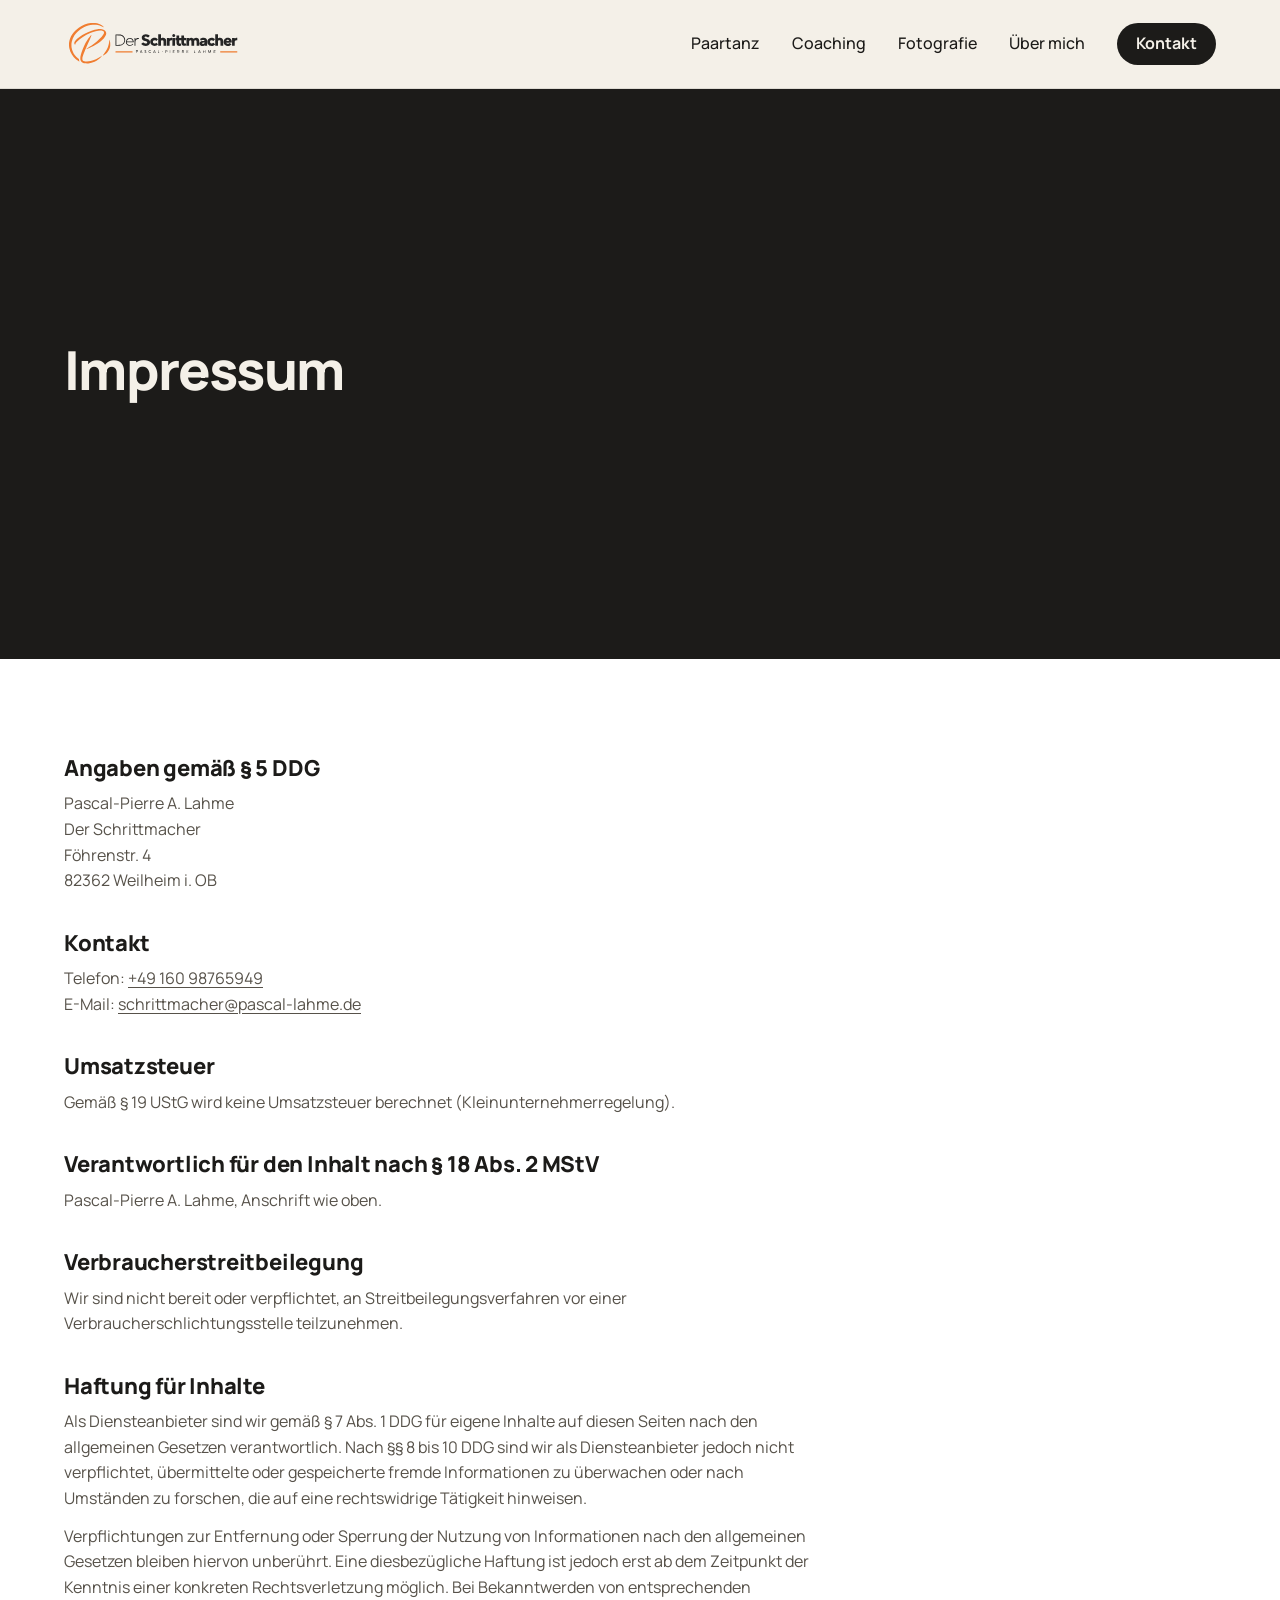
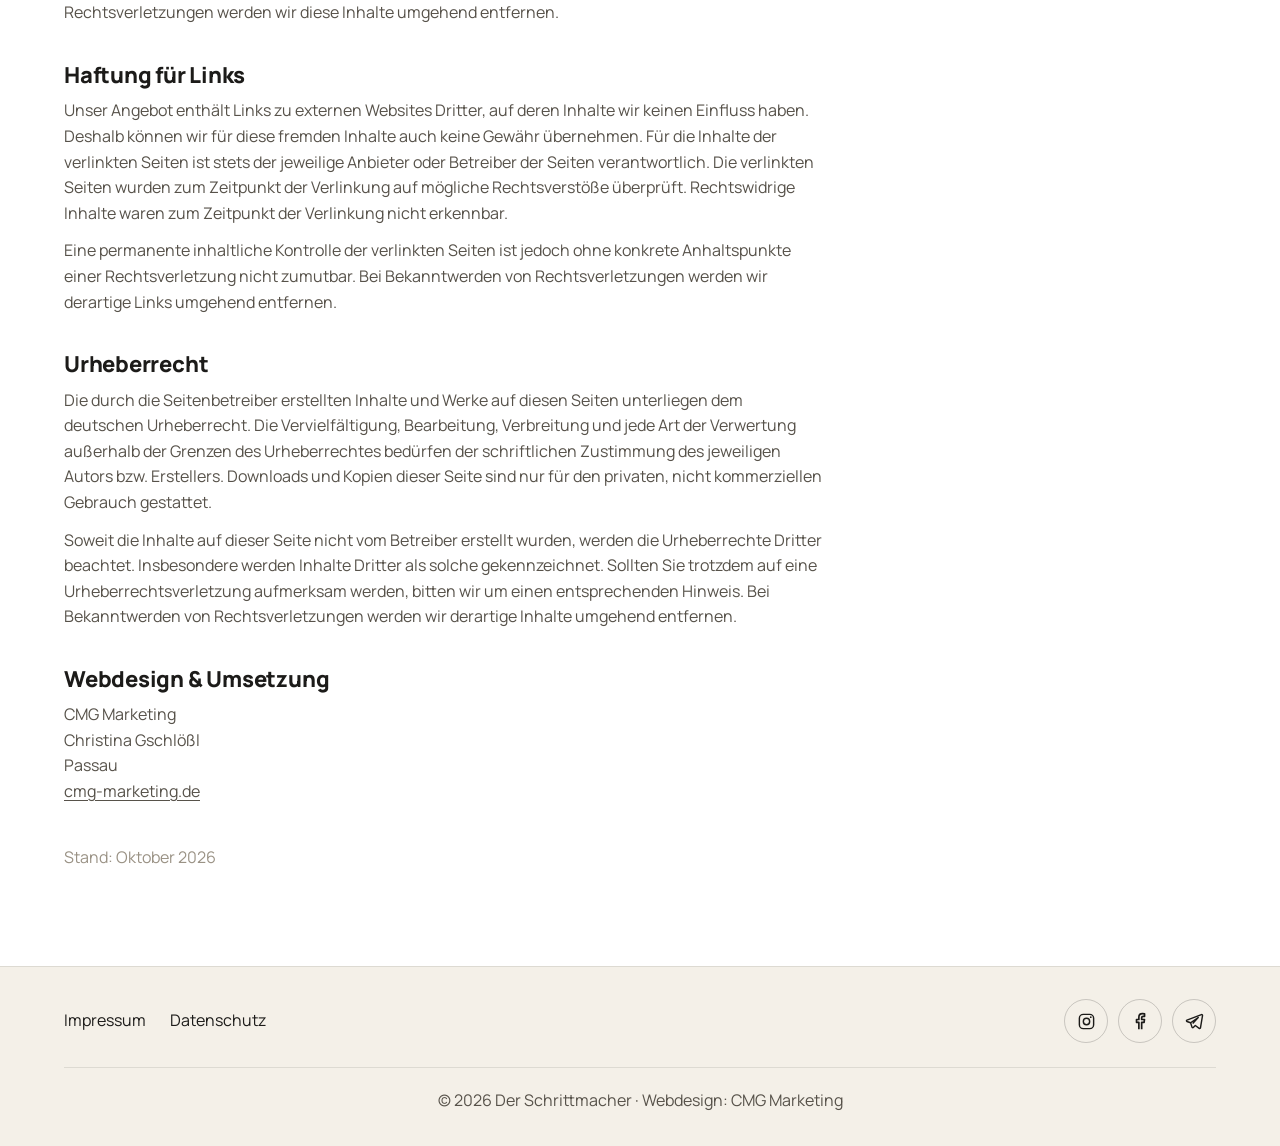
<file: impressum.html>
<!DOCTYPE html>
<html lang="de">
<head>
<meta charset="utf-8">
<meta name="viewport" content="width=device-width, initial-scale=1">
<title>Impressum | Der Schrittmacher</title>
<meta name="description" content="Impressum von Der Schrittmacher – Pascal-Pierre A. Lahme, Weilheim i. OB.">
<meta name="robots" content="noindex, follow">
<link rel="icon" href="/img/favicon.svg" type="image/svg+xml">
<link rel="preload" href="/fonts/manrope-latin.woff2" as="font" type="font/woff2" crossorigin>
<link rel="stylesheet" href="/css/style.css">
<meta name="theme-color" content="#f4f0e8">
</head>
<body id="top">
<a class="skip" href="#inhalt">Zum Inhalt springen</a>
<header class="site-header" id="kopf">
  <div class="wrap head-in">
    <a class="logo" href="/"><img src="/img/logo.svg" alt="Der Schrittmacher – Pascal-Pierre A. Lahme" width="186" height="52"></a>
    <button class="menu-btn" type="button" aria-expanded="false" aria-controls="menu" aria-label="Menü öffnen">
      <svg class="i-open" viewBox="0 0 24 24" fill="none" stroke="currentColor" stroke-width="2" stroke-linecap="round" aria-hidden="true"><path d="M4 7h16M4 12h16M4 17h16"/></svg>
      <svg class="i-close" viewBox="0 0 24 24" fill="none" stroke="currentColor" stroke-width="2" stroke-linecap="round" aria-hidden="true"><path d="M6 6l12 12M18 6 6 18"/></svg>
    </button>
    <nav class="nav" id="menu" aria-label="Hauptmenü"><a href="/tanzkurs-weilheim">Paartanz</a><a href="/coaching-weilheim">Coaching</a><a href="/fotograf-weilheim">Fotografie</a><a href="/ueber-mich">Über mich</a><a class="btn btn--dark btn--sm" href="/kontakt">Kontakt</a></nav>
  </div>
</header>
<main id="inhalt">
<section class="band band--ink band--head"><div class="wrap legal"><h1>Impressum</h1></div></section>
<section class="band band--white"><div class="wrap legal">
<h3>Angaben gemäß § 5 DDG</h3>
<address>Pascal-Pierre A. Lahme<br>Der Schrittmacher<br>Föhrenstr. 4<br>82362 Weilheim i. OB</address>
<h3>Kontakt</h3>
<p>Telefon: <a href="tel:+4916098765949">+49 160 98765949</a><br>E-Mail: <a href="mailto:schrittmacher@pascal-lahme.de">schrittmacher@pascal-lahme.de</a></p>
<h3>Umsatzsteuer</h3>
<p>Gemäß § 19 UStG wird keine Umsatzsteuer berechnet (Kleinunternehmerregelung).</p>
<h3>Verantwortlich für den Inhalt nach § 18 Abs. 2 MStV</h3>
<p>Pascal-Pierre A. Lahme, Anschrift wie oben.</p>
<h3>Verbraucherstreitbeilegung</h3>
<p>Wir sind nicht bereit oder verpflichtet, an Streitbeilegungsverfahren vor einer Verbraucherschlichtungsstelle teilzunehmen.</p>
<h3>Haftung für Inhalte</h3>
<p>Als Diensteanbieter sind wir gemäß § 7 Abs. 1 DDG für eigene Inhalte auf diesen Seiten nach den allgemeinen Gesetzen verantwortlich. Nach §§ 8 bis 10 DDG sind wir als Diensteanbieter jedoch nicht verpflichtet, übermittelte oder gespeicherte fremde Informationen zu überwachen oder nach Umständen zu forschen, die auf eine rechtswidrige Tätigkeit hinweisen.</p>
<p>Verpflichtungen zur Entfernung oder Sperrung der Nutzung von Informationen nach den allgemeinen Gesetzen bleiben hiervon unberührt. Eine diesbezügliche Haftung ist jedoch erst ab dem Zeitpunkt der Kenntnis einer konkreten Rechtsverletzung möglich. Bei Bekanntwerden von entsprechenden Rechtsverletzungen werden wir diese Inhalte umgehend entfernen.</p>
<h3>Haftung für Links</h3>
<p>Unser Angebot enthält Links zu externen Websites Dritter, auf deren Inhalte wir keinen Einfluss haben. Deshalb können wir für diese fremden Inhalte auch keine Gewähr übernehmen. Für die Inhalte der verlinkten Seiten ist stets der jeweilige Anbieter oder Betreiber der Seiten verantwortlich. Die verlinkten Seiten wurden zum Zeitpunkt der Verlinkung auf mögliche Rechtsverstöße überprüft. Rechtswidrige Inhalte waren zum Zeitpunkt der Verlinkung nicht erkennbar.</p>
<p>Eine permanente inhaltliche Kontrolle der verlinkten Seiten ist jedoch ohne konkrete Anhaltspunkte einer Rechtsverletzung nicht zumutbar. Bei Bekanntwerden von Rechtsverletzungen werden wir derartige Links umgehend entfernen.</p>
<h3>Urheberrecht</h3>
<p>Die durch die Seitenbetreiber erstellten Inhalte und Werke auf diesen Seiten unterliegen dem deutschen Urheberrecht. Die Vervielfältigung, Bearbeitung, Verbreitung und jede Art der Verwertung außerhalb der Grenzen des Urheberrechtes bedürfen der schriftlichen Zustimmung des jeweiligen Autors bzw. Erstellers. Downloads und Kopien dieser Seite sind nur für den privaten, nicht kommerziellen Gebrauch gestattet.</p>
<p>Soweit die Inhalte auf dieser Seite nicht vom Betreiber erstellt wurden, werden die Urheberrechte Dritter beachtet. Insbesondere werden Inhalte Dritter als solche gekennzeichnet. Sollten Sie trotzdem auf eine Urheberrechtsverletzung aufmerksam werden, bitten wir um einen entsprechenden Hinweis. Bei Bekanntwerden von Rechtsverletzungen werden wir derartige Inhalte umgehend entfernen.</p>
<h3>Webdesign &amp; Umsetzung</h3>
<p>CMG Marketing<br>Christina Gschlößl<br>Passau<br><a href="https://cmg-marketing.de/" rel="noopener" target="_blank">cmg-marketing.de</a></p>
<p style="margin-top:40px;color:var(--faint)">Stand: Oktober 2026</p>
</div></section>
</main>
<footer class="site-footer">
  <div class="wrap">
    <div class="foot-row">
      <nav class="foot-legal" aria-label="Rechtliches"><a href="/impressum">Impressum</a><a href="/datenschutz">Datenschutz</a></nav>
      <div class="socials">
        <a href="https://www.instagram.com/derschrittmacher/" aria-label="Instagram" rel="noopener" target="_blank"><svg viewBox="0 0 24 24" fill="none" stroke="currentColor" stroke-width="1.8" aria-hidden="true"><rect x="3" y="3" width="18" height="18" rx="5"/><circle cx="12" cy="12" r="4"/><circle cx="17.4" cy="6.6" r="1.1" fill="currentColor" stroke="none"/></svg></a>
        <a href="https://www.facebook.com/derSchrittmacher/" aria-label="Facebook" rel="noopener" target="_blank"><svg viewBox="0 0 24 24" fill="none" stroke="currentColor" stroke-width="1.8" stroke-linejoin="round" aria-hidden="true"><path transform="translate(12 12) scale(1.18) translate(-13.25 -12.65)" d="M14.5 21v-7.5h2.6l.4-3h-3V8.6c0-.9.3-1.5 1.6-1.5h1.5V4.4a20 20 0 0 0-2.3-.1c-2.3 0-3.8 1.4-3.8 3.9v2.3H9v3h2.5V21"/></svg></a>
        <a href="https://t.me/derSchrittmacher" aria-label="Telegram" rel="noopener" target="_blank"><svg viewBox="0 0 24 24" fill="none" stroke="currentColor" stroke-width="1.8" stroke-linejoin="round" aria-hidden="true"><g transform="translate(-0.47 -0.96)"><path d="M21.2 4.2 2.9 11.3c-.8.3-.8 1.4 0 1.7l4.6 1.5 1.8 5.6c.2.7 1.1.9 1.6.4l2.6-2.5 4.9 3.6c.6.4 1.4.1 1.6-.6L22.6 5.4c.2-.8-.6-1.5-1.4-1.2Z"/><path d="m7.5 14.5 9.7-6.6-7 7.6"/></g></svg></a>
      </div>
    </div>
    <p class="foot-copy">© 2026 Der Schrittmacher <span aria-hidden="true">·</span> Webdesign: <a href="https://cmg-marketing.de/" rel="noopener" target="_blank">CMG Marketing</a></p>
  </div>
</footer>
<a class="to-top" href="#top" aria-label="Nach oben"><svg viewBox="0 0 24 24" fill="none" stroke="currentColor" stroke-width="2" stroke-linecap="round" stroke-linejoin="round" aria-hidden="true"><path d="M12 19V5M6 11l6-6 6 6"/></svg></a>

<script>
(function(){var b=document.querySelector('.menu-btn'),h=document.getElementById('kopf');if(!b)return;
b.addEventListener('click',function(){var o=h.classList.toggle('menu-open');b.setAttribute('aria-expanded',o);b.setAttribute('aria-label',o?'Menü schließen':'Menü öffnen');});})();
(function(){var t=document.querySelector('.to-top');if(!t)return;var f=function(){var long=document.documentElement.scrollHeight>window.innerHeight*2.5;t.classList.toggle('is-visible',long&&window.scrollY>window.innerHeight);var r=t.getBoundingClientRect(),dark=false,els=document.elementsFromPoint(r.left+r.width/2,r.top+r.height/2);for(var i=0;i<els.length;i++){if(t.contains(els[i]))continue;dark=!!els[i].closest('.band--ink,.hero--ink,.nf');break;}t.classList.toggle('on-dark',dark);};window.addEventListener('scroll',f,{passive:true});window.addEventListener('resize',f);f();})();
</script>
</body>
</html>
</file>
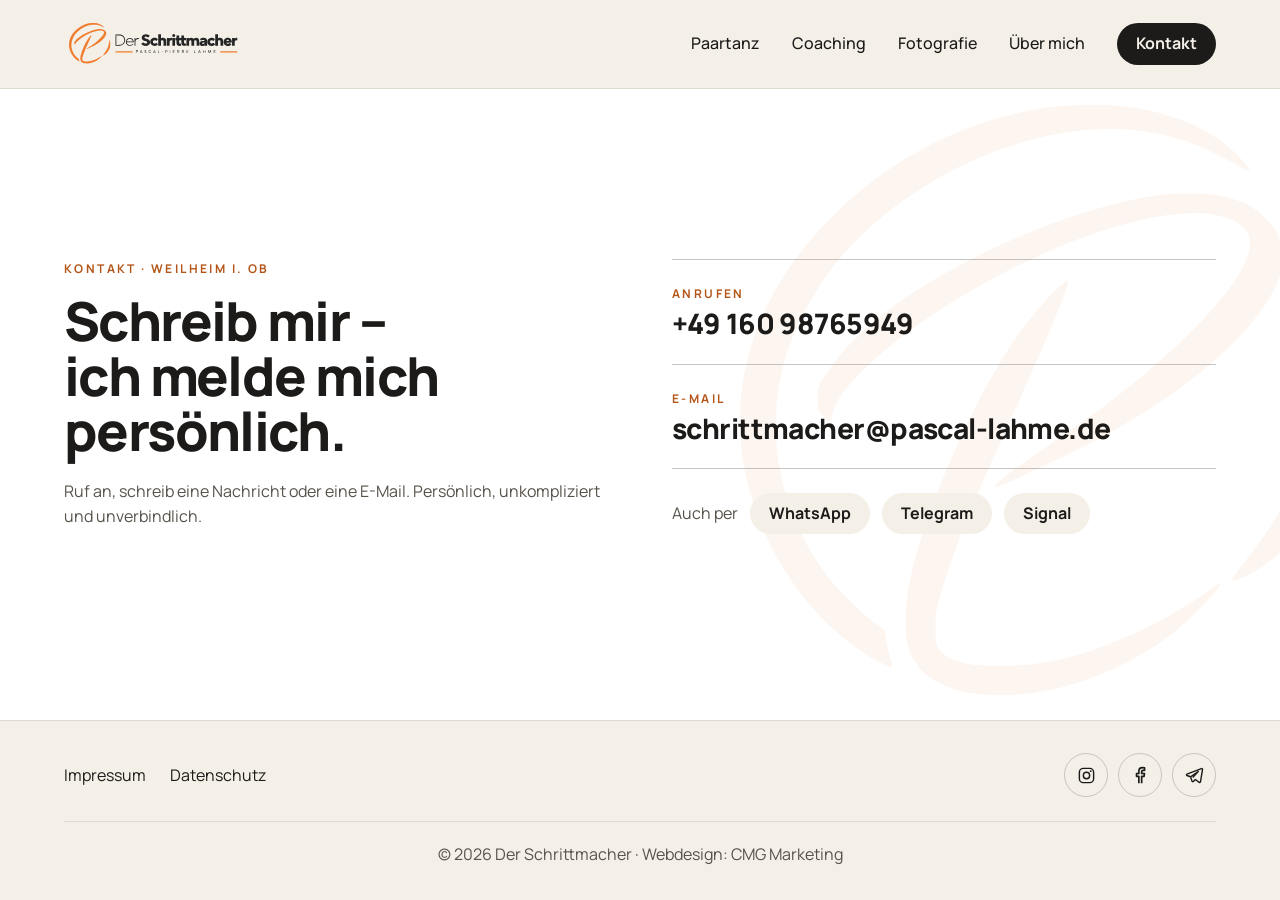
<file: kontakt.html>
<!DOCTYPE html>
<html lang="de">
<head>
<meta charset="utf-8">
<meta name="viewport" content="width=device-width, initial-scale=1">
<title>Kontakt | Der Schrittmacher – Pascal-Pierre A. Lahme, Weilheim</title>
<meta name="description" content="Kontakt zu Pascal-Pierre A. Lahme in Weilheim i. OB: per Telefon, E-Mail, WhatsApp, Telegram oder Signal.">
<link rel="canonical" href="https://pascal-lahme.de/kontakt">
<meta property="og:type" content="website">
<meta property="og:locale" content="de_DE">
<meta property="og:site_name" content="Der Schrittmacher – Pascal-Pierre A. Lahme">
<meta property="og:title" content="Kontakt | Der Schrittmacher – Pascal-Pierre A. Lahme, Weilheim">
<meta property="og:description" content="Kontakt zu Pascal-Pierre A. Lahme in Weilheim i. OB: per Telefon, E-Mail, WhatsApp, Telegram oder Signal.">
<meta property="og:url" content="https://pascal-lahme.de/kontakt">
<meta property="og:image" content="https://pascal-lahme.de/img/social-preview.jpg">
<meta property="og:image:width" content="1200">
<meta property="og:image:height" content="630">
<meta property="og:image:alt" content="Der Schrittmacher – Menschen bewegen. Paartanz, Coaching und Fotografie in Weilheim">
<meta name="twitter:card" content="summary_large_image">
<link rel="icon" href="/img/favicon.svg" type="image/svg+xml">
<link rel="preload" href="/fonts/manrope-latin.woff2" as="font" type="font/woff2" crossorigin>
<link rel="stylesheet" href="/css/style.css">
<meta name="theme-color" content="#f4f0e8">
<script type="application/ld+json">
{"@context":"https://schema.org","@type":"LocalBusiness","name":"Der Schrittmacher – Pascal-Pierre A. Lahme","url":"https://pascal-lahme.de/","telephone":"+4916098765949","email":"schrittmacher@pascal-lahme.de","address":{"@type":"PostalAddress","streetAddress":"Föhrenstr. 4","postalCode":"82362","addressLocality":"Weilheim i. OB","addressCountry":"DE"},"areaServed":["Weilheim i. OB","Peißenberg","Penzberg","Murnau","Starnberg"],"sameAs":["https://www.instagram.com/derschrittmacher/","https://www.facebook.com/derSchrittmacher/"]}
</script>
</head>
<body id="top">
<a class="skip" href="#inhalt">Zum Inhalt springen</a>
<header class="site-header" id="kopf">
  <div class="wrap head-in">
    <a class="logo" href="/"><img src="/img/logo.svg" alt="Der Schrittmacher – Pascal-Pierre A. Lahme" width="186" height="52"></a>
    <button class="menu-btn" type="button" aria-expanded="false" aria-controls="menu" aria-label="Menü öffnen">
      <svg class="i-open" viewBox="0 0 24 24" fill="none" stroke="currentColor" stroke-width="2" stroke-linecap="round" aria-hidden="true"><path d="M4 7h16M4 12h16M4 17h16"/></svg>
      <svg class="i-close" viewBox="0 0 24 24" fill="none" stroke="currentColor" stroke-width="2" stroke-linecap="round" aria-hidden="true"><path d="M6 6l12 12M18 6 6 18"/></svg>
    </button>
    <nav class="nav" id="menu" aria-label="Hauptmenü"><a href="/tanzkurs-weilheim">Paartanz</a><a href="/coaching-weilheim">Coaching</a><a href="/fotograf-weilheim">Fotografie</a><a href="/ueber-mich">Über mich</a><a class="btn btn--dark btn--sm" href="/kontakt" aria-current="page">Kontakt</a></nav>
  </div>
</header>
<main id="inhalt">
<section class="band contact-page band--white">
  <img class="wm" src="/img/favicon.svg" alt="" aria-hidden="true">
  <div class="wrap split split--top">
    <div>
      <span class="eyebrow">Kontakt · Weilheim i. OB</span><h1>Schreib mir&nbsp;– ich melde mich persönlich.</h1>
      <p class="lead" style="margin-top:20px">Ruf an, schreib eine Nachricht oder eine E-Mail. Persönlich, unkompliziert und unverbindlich.</p>
    </div>
    <div>
      <div class="contact-lines">
        <a class="contact-line" href="tel:+4916098765949"><span><span class="label">Anrufen</span><span class="value">+49 160 98765949</span></span></a>
        <a class="contact-line" href="mailto:schrittmacher@pascal-lahme.de"><span><span class="label">E-Mail</span><span class="value">schrittmacher@pascal-lahme.de</span></span></a>
      </div>
      <div class="btn-row" id="messenger" style="margin-top:24px"><span style="color:var(--muted)">Auch per</span>
        <a class="btn btn--white btn--sm" href="https://wa.me/4916098765949" rel="noopener" target="_blank">WhatsApp</a>
        <a class="btn btn--white btn--sm" href="https://t.me/derSchrittmacher" rel="noopener" target="_blank">Telegram</a>
        <a class="btn btn--white btn--sm" href="https://signal.me/#eu/p1GYrLbt-XMdnaSNzL-GkOI0yo5xe07FaA4uEuOun9YrY33dqsVOwKQLBx1RFnXl" rel="noopener" target="_blank">Signal</a>
      </div>
    </div>
  </div>
</section>
</main>
<footer class="site-footer">
  <div class="wrap">
    <div class="foot-row">
      <nav class="foot-legal" aria-label="Rechtliches"><a href="/impressum">Impressum</a><a href="/datenschutz">Datenschutz</a></nav>
      <div class="socials">
        <a href="https://www.instagram.com/derschrittmacher/" aria-label="Instagram" rel="noopener" target="_blank"><svg viewBox="0 0 24 24" fill="none" stroke="currentColor" stroke-width="1.8" aria-hidden="true"><rect x="3" y="3" width="18" height="18" rx="5"/><circle cx="12" cy="12" r="4"/><circle cx="17.4" cy="6.6" r="1.1" fill="currentColor" stroke="none"/></svg></a>
        <a href="https://www.facebook.com/derSchrittmacher/" aria-label="Facebook" rel="noopener" target="_blank"><svg viewBox="0 0 24 24" fill="none" stroke="currentColor" stroke-width="1.8" stroke-linejoin="round" aria-hidden="true"><path transform="translate(12 12) scale(1.18) translate(-13.25 -12.65)" d="M14.5 21v-7.5h2.6l.4-3h-3V8.6c0-.9.3-1.5 1.6-1.5h1.5V4.4a20 20 0 0 0-2.3-.1c-2.3 0-3.8 1.4-3.8 3.9v2.3H9v3h2.5V21"/></svg></a>
        <a href="https://t.me/derSchrittmacher" aria-label="Telegram" rel="noopener" target="_blank"><svg viewBox="0 0 24 24" fill="none" stroke="currentColor" stroke-width="1.8" stroke-linejoin="round" aria-hidden="true"><g transform="translate(-0.47 -0.96)"><path d="M21.2 4.2 2.9 11.3c-.8.3-.8 1.4 0 1.7l4.6 1.5 1.8 5.6c.2.7 1.1.9 1.6.4l2.6-2.5 4.9 3.6c.6.4 1.4.1 1.6-.6L22.6 5.4c.2-.8-.6-1.5-1.4-1.2Z"/><path d="m7.5 14.5 9.7-6.6-7 7.6"/></g></svg></a>
      </div>
    </div>
    <p class="foot-copy">© 2026 Der Schrittmacher <span aria-hidden="true">·</span> Webdesign: <a href="https://cmg-marketing.de/" rel="noopener" target="_blank">CMG Marketing</a></p>
  </div>
</footer>
<a class="to-top" href="#top" aria-label="Nach oben"><svg viewBox="0 0 24 24" fill="none" stroke="currentColor" stroke-width="2" stroke-linecap="round" stroke-linejoin="round" aria-hidden="true"><path d="M12 19V5M6 11l6-6 6 6"/></svg></a>

<script>
(function(){var b=document.querySelector('.menu-btn'),h=document.getElementById('kopf');if(!b)return;
b.addEventListener('click',function(){var o=h.classList.toggle('menu-open');b.setAttribute('aria-expanded',o);b.setAttribute('aria-label',o?'Menü schließen':'Menü öffnen');});})();
(function(){var t=document.querySelector('.to-top');if(!t)return;var f=function(){var long=document.documentElement.scrollHeight>window.innerHeight*2.5;t.classList.toggle('is-visible',long&&window.scrollY>window.innerHeight);var r=t.getBoundingClientRect(),dark=false,els=document.elementsFromPoint(r.left+r.width/2,r.top+r.height/2);for(var i=0;i<els.length;i++){if(t.contains(els[i]))continue;dark=!!els[i].closest('.band--ink,.hero--ink,.nf');break;}t.classList.toggle('on-dark',dark);};window.addEventListener('scroll',f,{passive:true});window.addEventListener('resize',f);f();})();
</script>
</body>
</html>
</file>
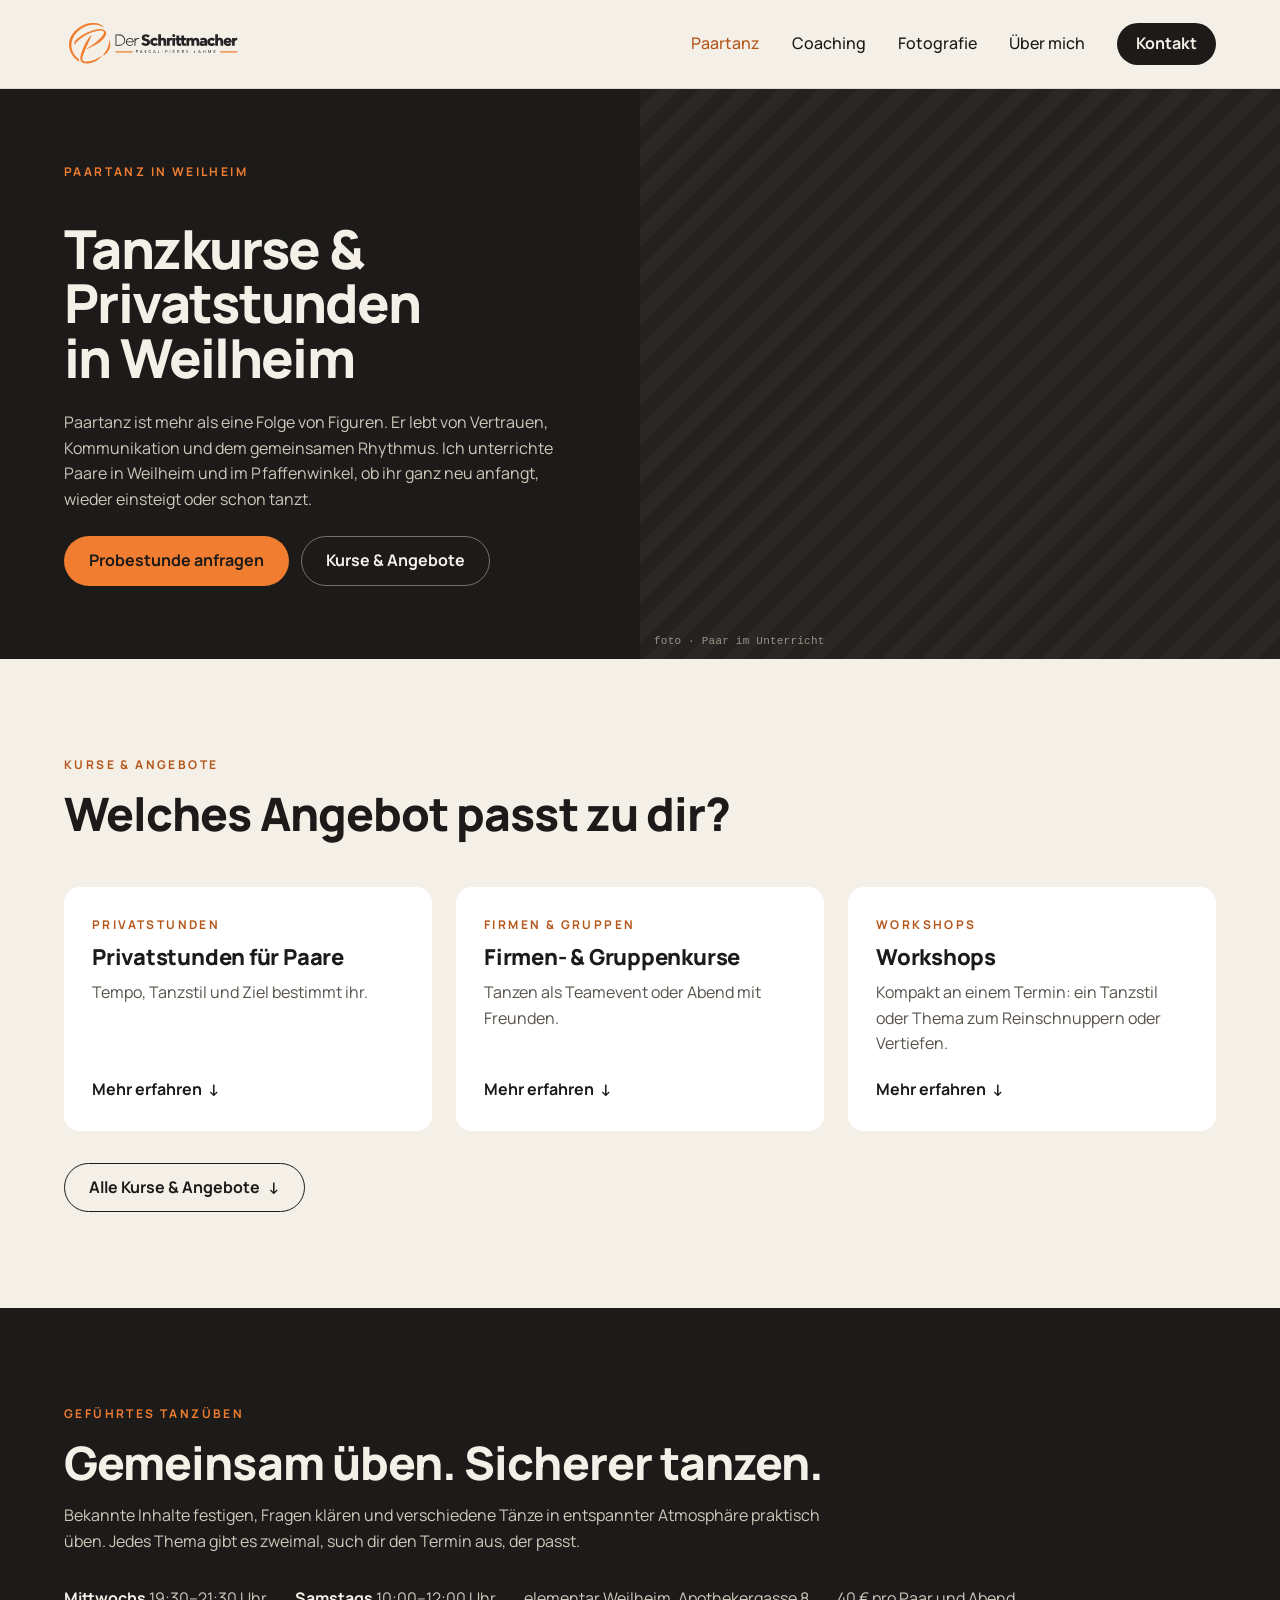
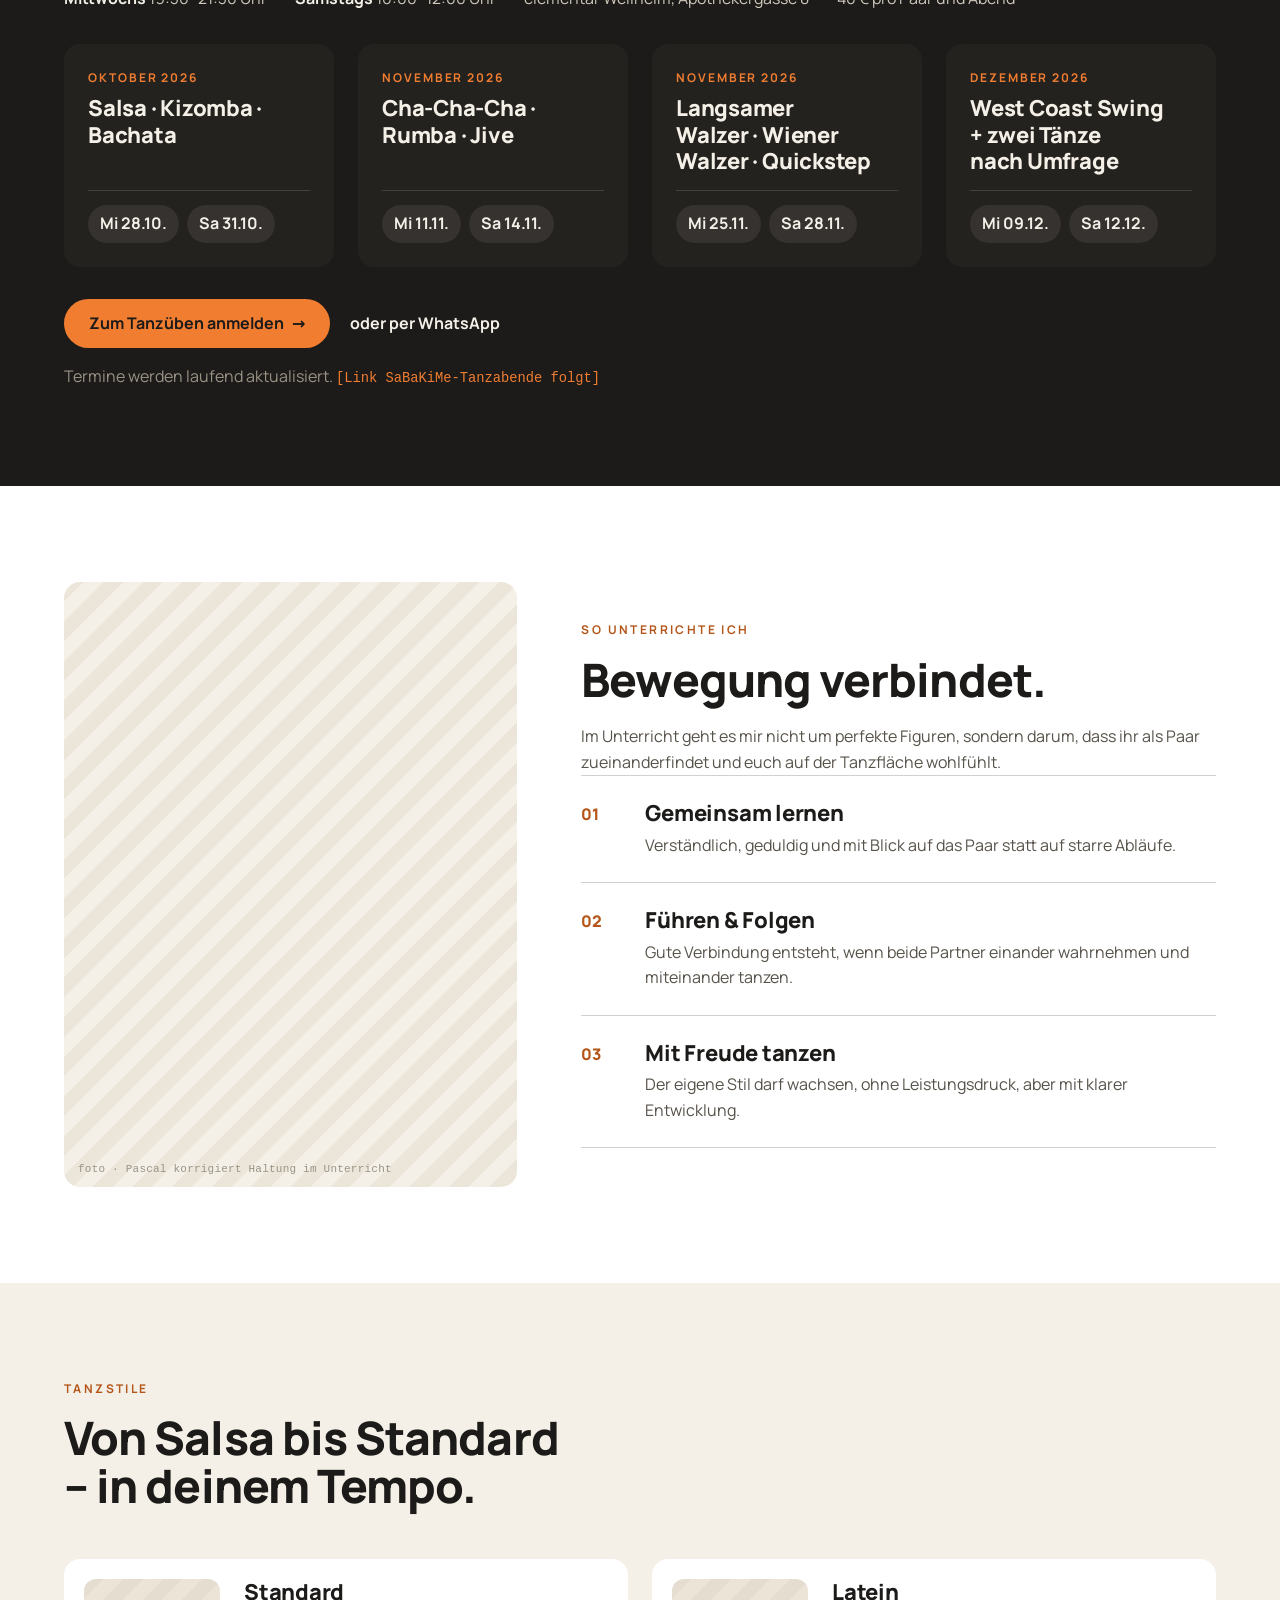
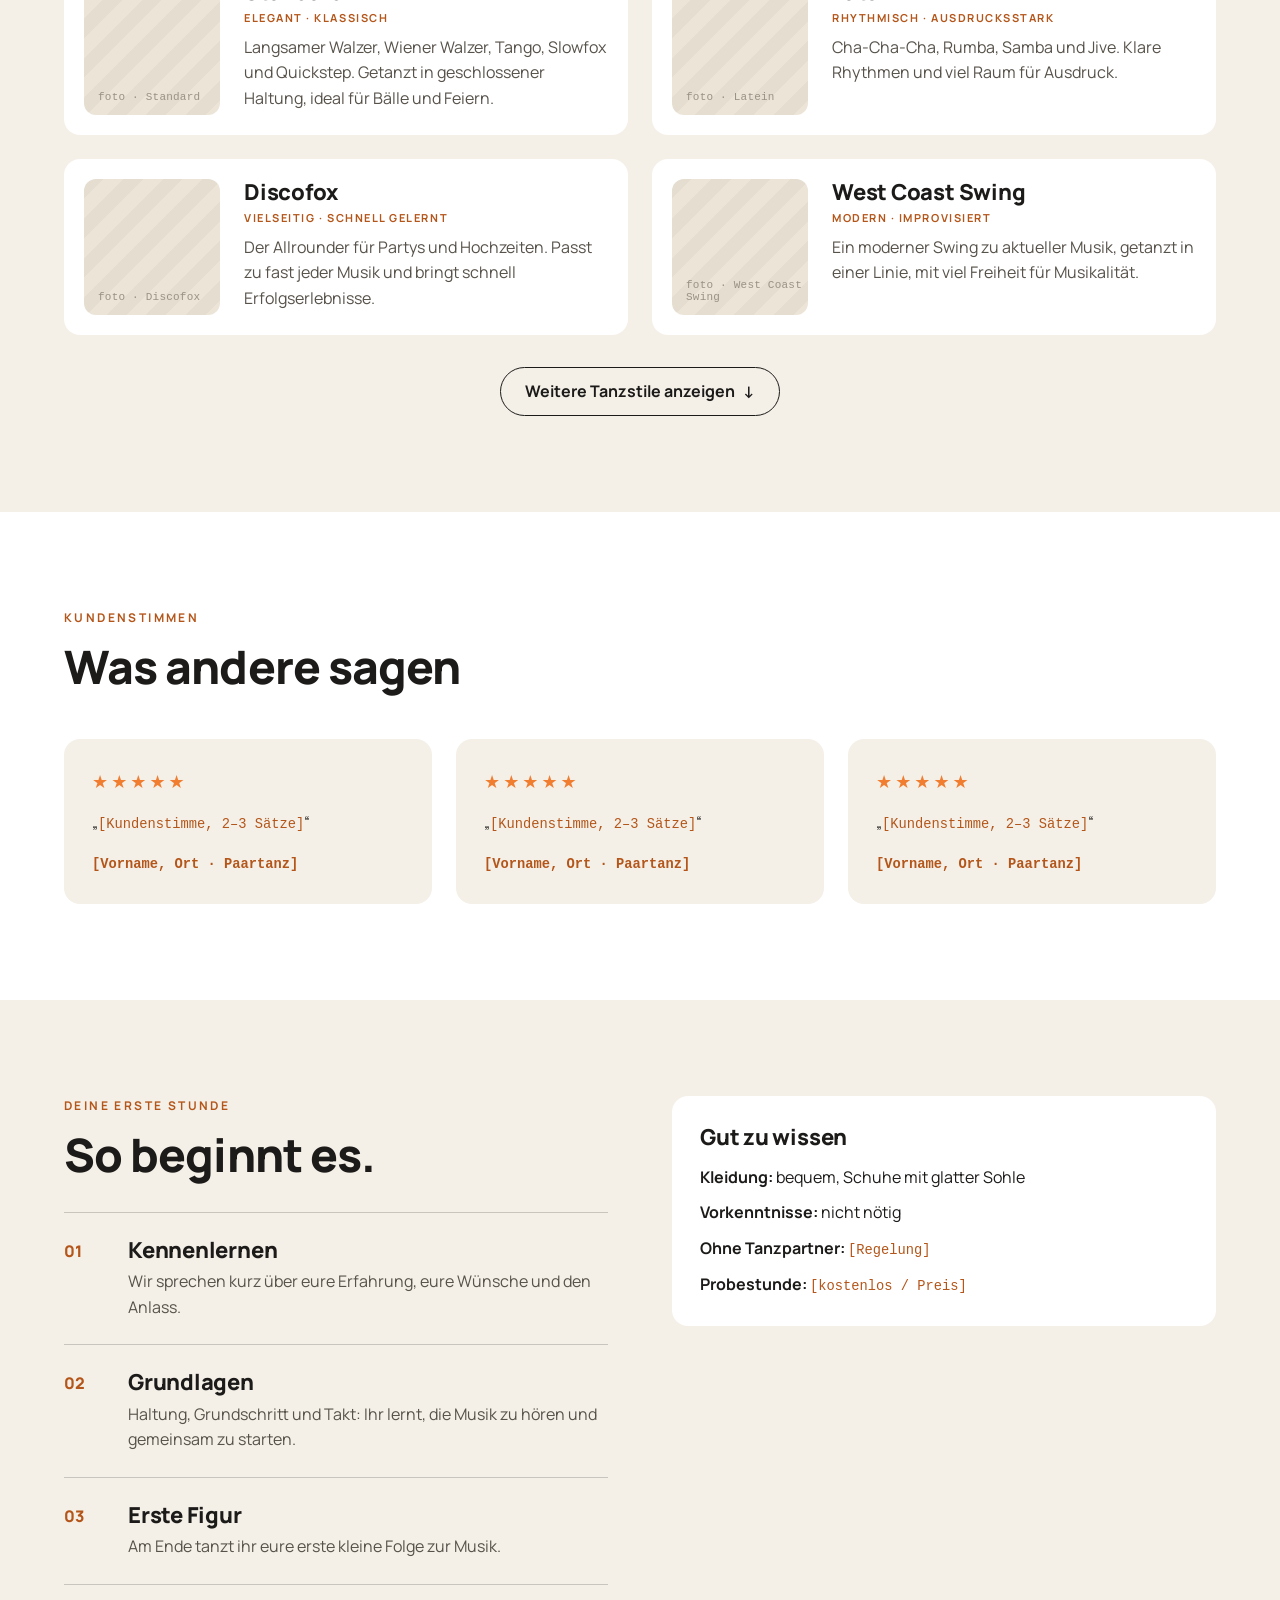
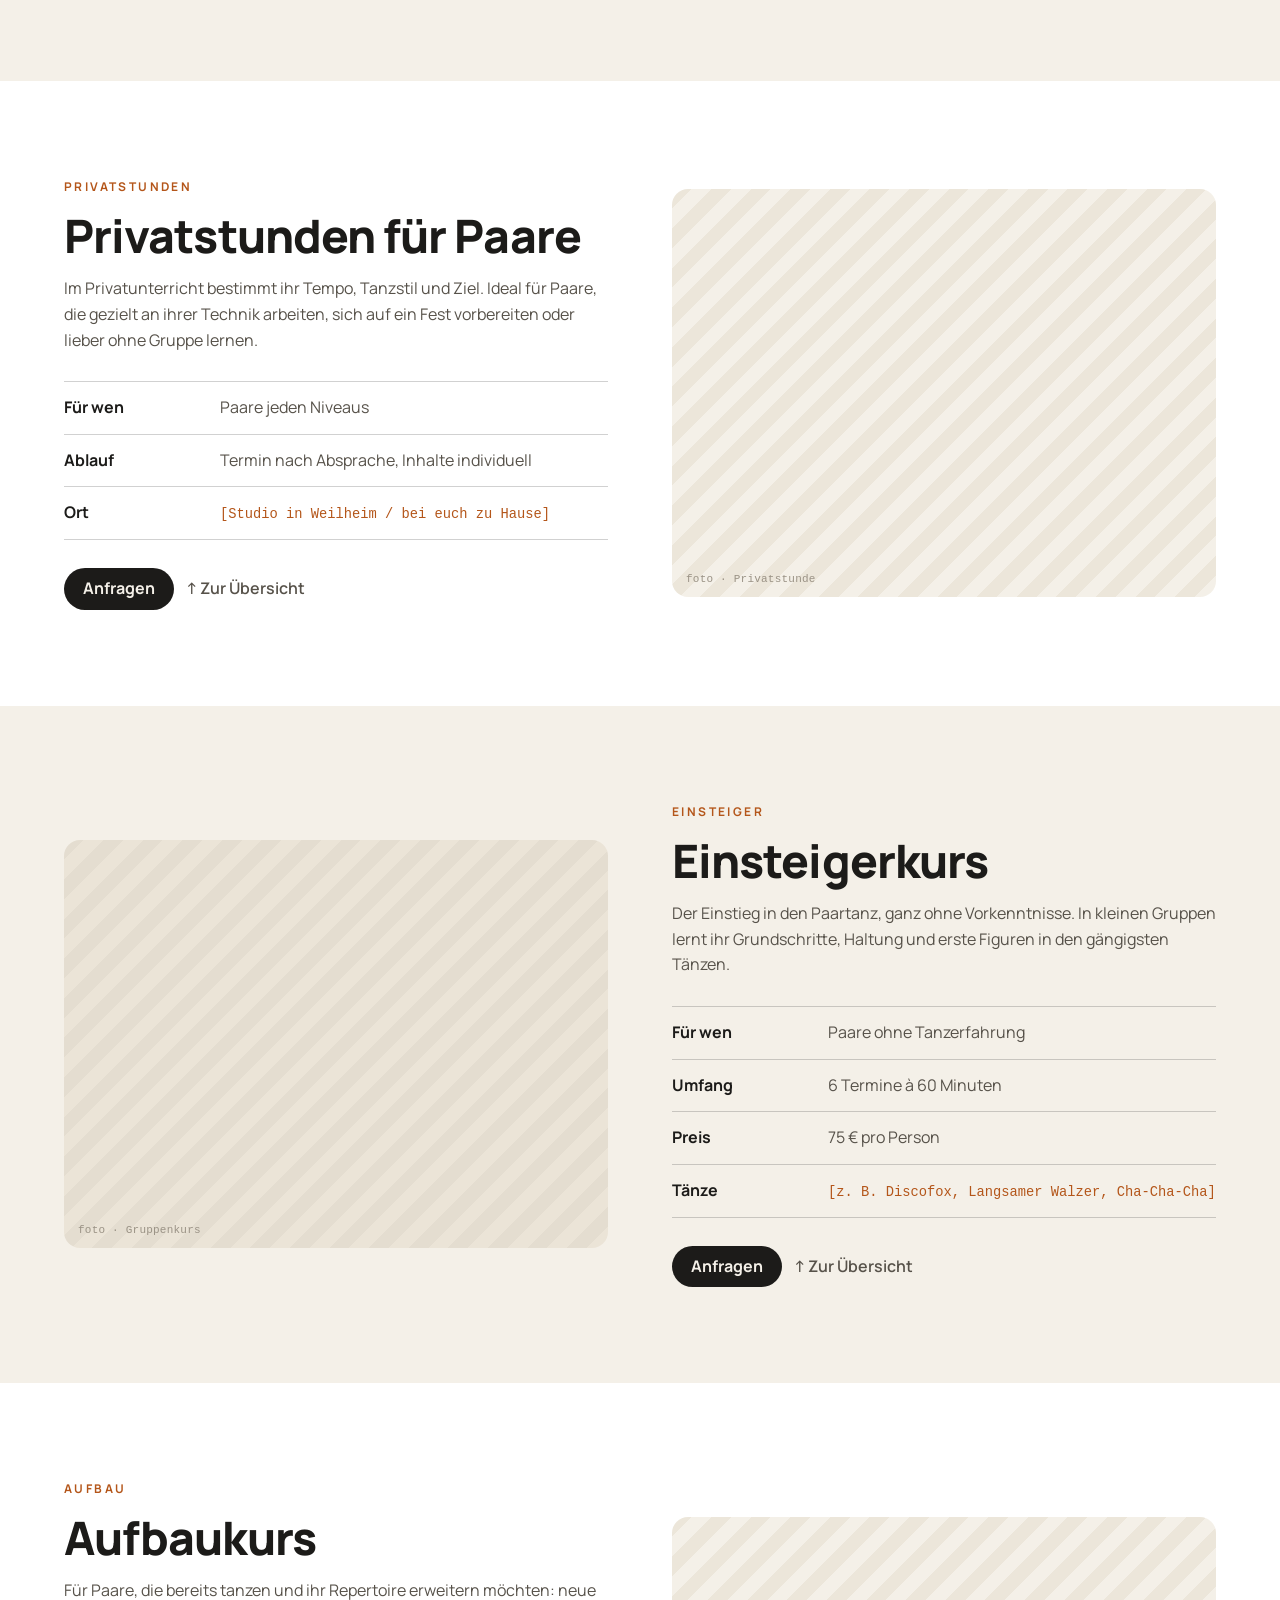
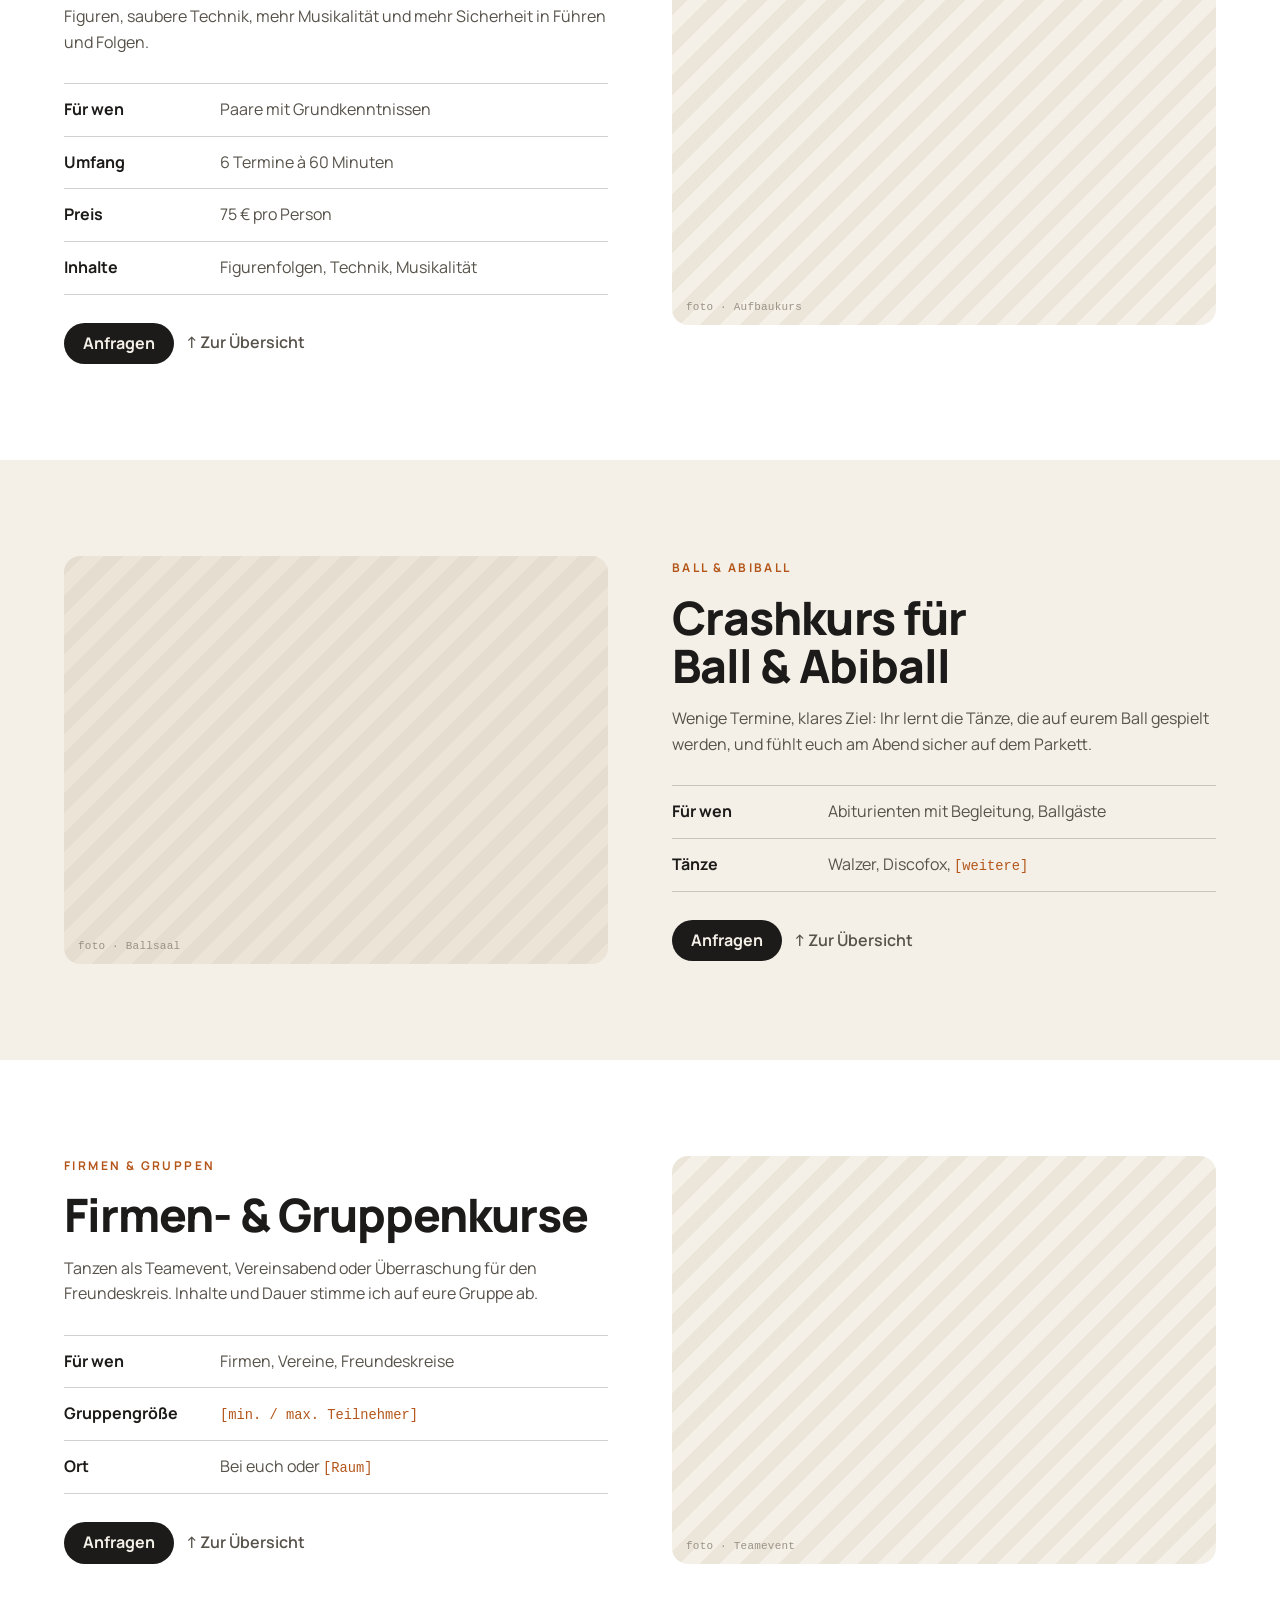
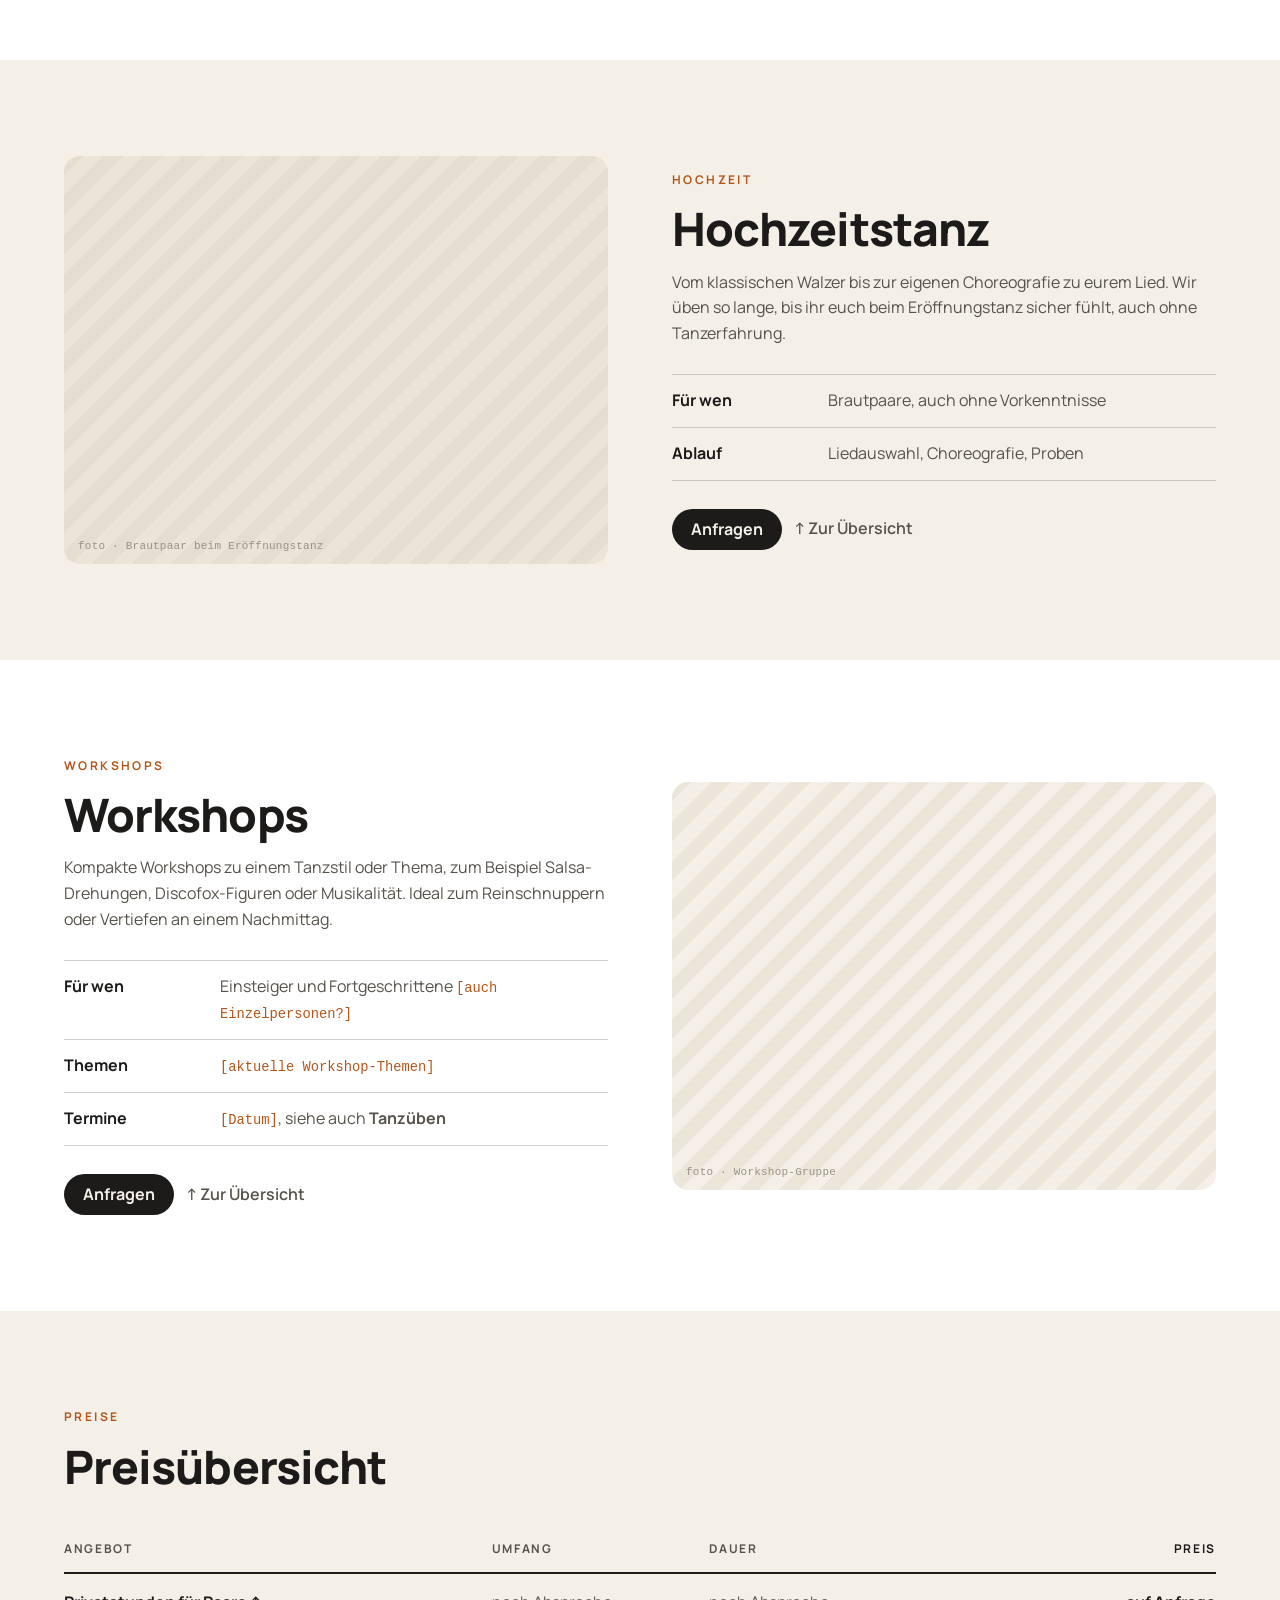
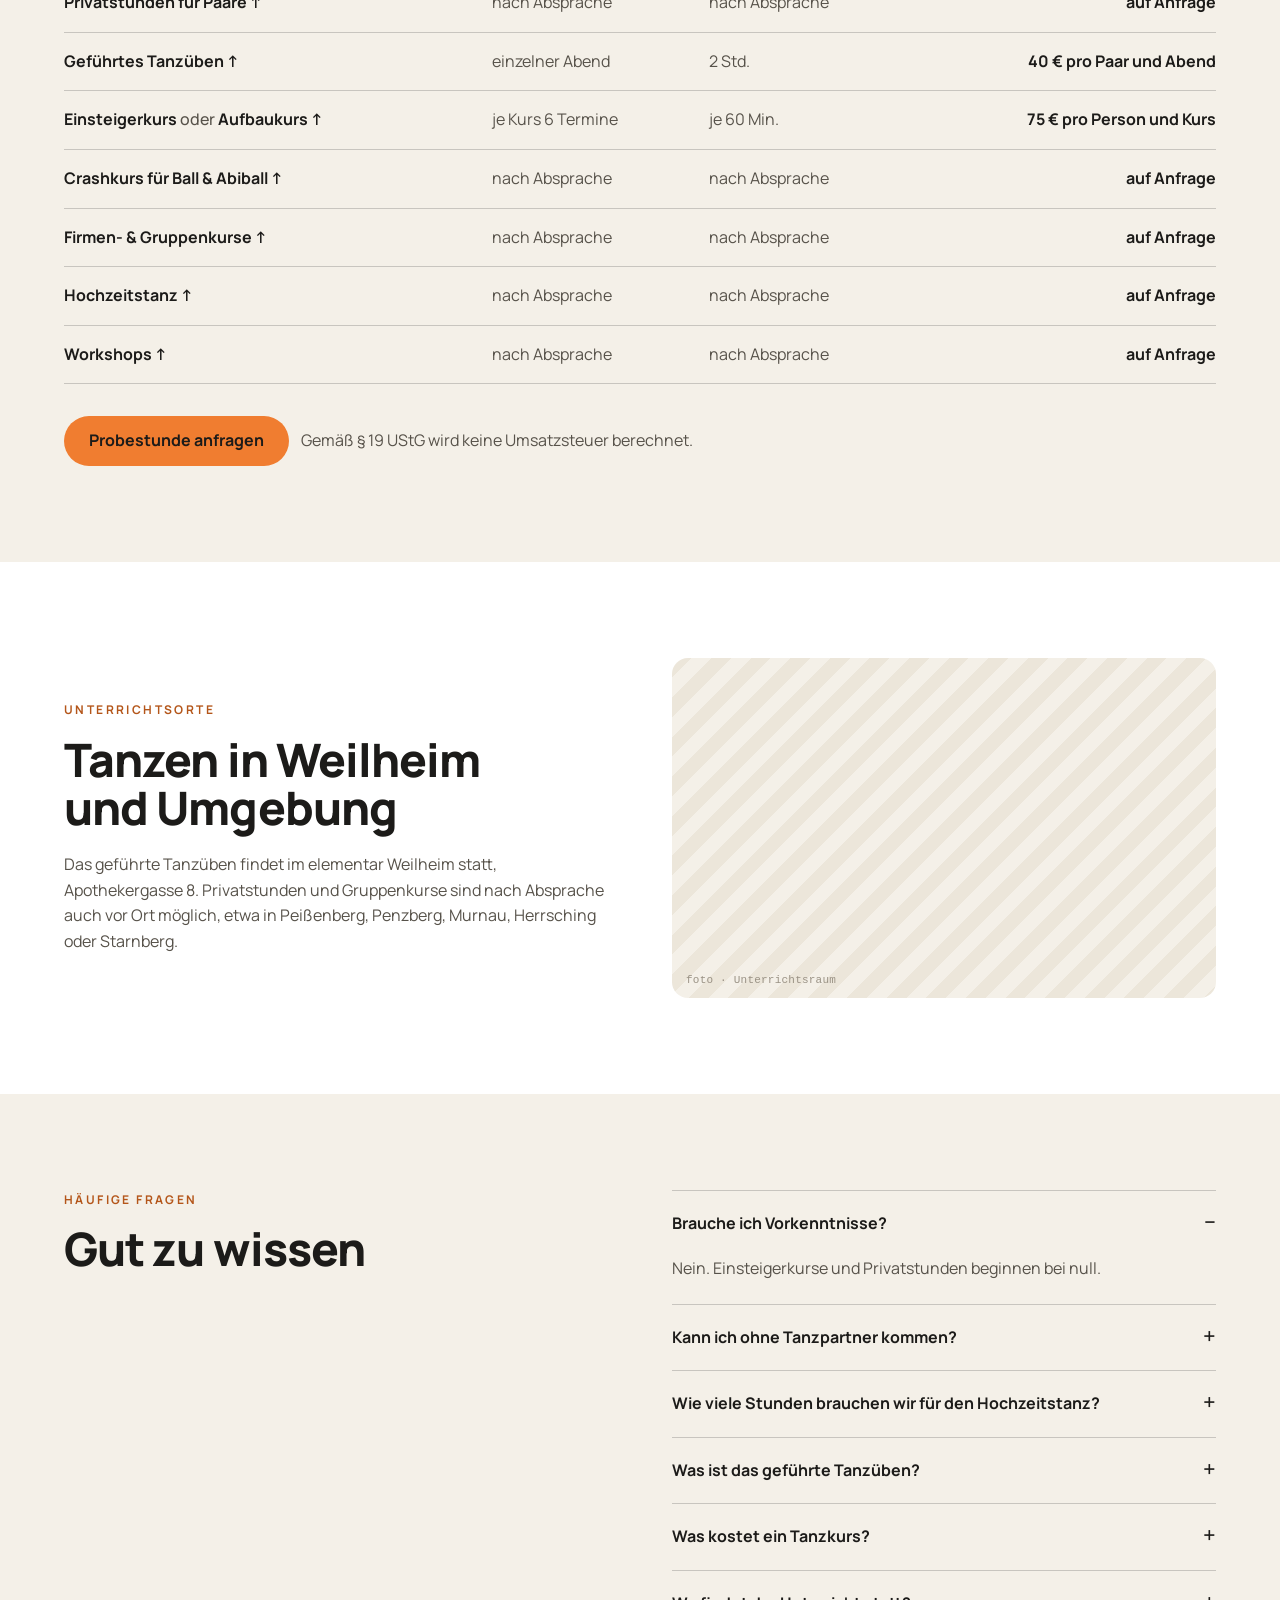
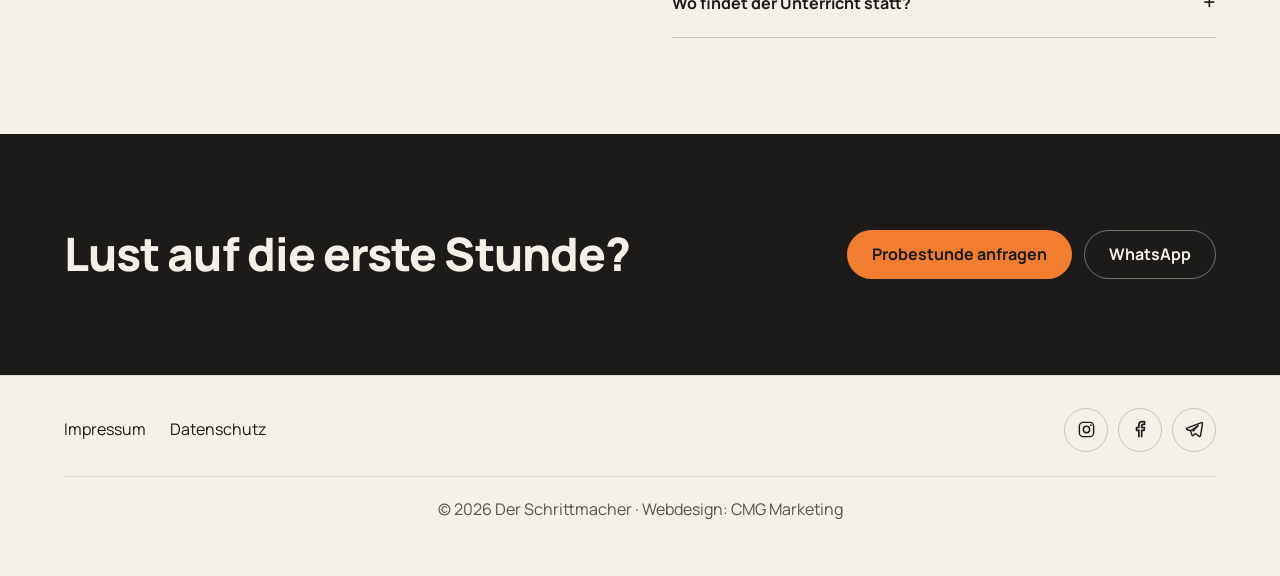
<file: tanzkurs-weilheim.html>
<!DOCTYPE html>
<html lang="de">
<head>
<meta charset="utf-8">
<meta name="viewport" content="width=device-width, initial-scale=1">
<title>Tanzkurs & Paartanz in Weilheim i. OB | Der Schrittmacher</title>
<meta name="description" content="Tanzkurse, Privatstunden, Hochzeitstanz und geführtes Tanzüben in Weilheim: Standard, Latein, Discofox, West Coast Swing, Salsa, Bachata und Kizomba.">
<link rel="canonical" href="https://pascal-lahme.de/tanzkurs-weilheim">
<meta property="og:type" content="website">
<meta property="og:locale" content="de_DE">
<meta property="og:site_name" content="Der Schrittmacher – Pascal-Pierre A. Lahme">
<meta property="og:title" content="Tanzkurs & Paartanz in Weilheim i. OB | Der Schrittmacher">
<meta property="og:description" content="Tanzkurse, Privatstunden, Hochzeitstanz und geführtes Tanzüben in Weilheim: Standard, Latein, Discofox, West Coast Swing, Salsa, Bachata und Kizomba.">
<meta property="og:url" content="https://pascal-lahme.de/tanzkurs-weilheim">
<meta property="og:image" content="https://pascal-lahme.de/img/social-preview.jpg">
<meta property="og:image:width" content="1200">
<meta property="og:image:height" content="630">
<meta property="og:image:alt" content="Der Schrittmacher – Menschen bewegen. Paartanz, Coaching und Fotografie in Weilheim">
<meta name="twitter:card" content="summary_large_image">
<link rel="icon" href="/img/favicon.svg" type="image/svg+xml">
<link rel="preload" href="/fonts/manrope-latin.woff2" as="font" type="font/woff2" crossorigin>
<link rel="stylesheet" href="/css/style.css">
<meta name="theme-color" content="#f4f0e8">
<script type="application/ld+json">
{"@context":"https://schema.org","@type":"FAQPage","mainEntity":[{"@type":"Question","name":"Brauche ich Vorkenntnisse?","acceptedAnswer":{"@type":"Answer","text":"Nein. Einsteigerkurse und Privatstunden beginnen bei null."}},{"@type":"Question","name":"Was ist das geführte Tanzüben?","acceptedAnswer":{"@type":"Answer","text":"Bekannte Inhalte werden gemeinsam wiederholt und vertieft. Im Mittelpunkt stehen Übung, Technik, Führen & Folgen und das Tanzen zur Musik. Jedes Thema gibt es zweimal mit gleichem Inhalt: mittwochs abends und samstags vormittags."}}]}
</script>
</head>
<body id="top" class="has-sticky">
<a class="skip" href="#inhalt">Zum Inhalt springen</a>
<header class="site-header" id="kopf">
  <div class="wrap head-in">
    <a class="logo" href="/"><img src="/img/logo.svg" alt="Der Schrittmacher – Pascal-Pierre A. Lahme" width="186" height="52"></a>
    <button class="menu-btn" type="button" aria-expanded="false" aria-controls="menu" aria-label="Menü öffnen">
      <svg class="i-open" viewBox="0 0 24 24" fill="none" stroke="currentColor" stroke-width="2" stroke-linecap="round" aria-hidden="true"><path d="M4 7h16M4 12h16M4 17h16"/></svg>
      <svg class="i-close" viewBox="0 0 24 24" fill="none" stroke="currentColor" stroke-width="2" stroke-linecap="round" aria-hidden="true"><path d="M6 6l12 12M18 6 6 18"/></svg>
    </button>
    <nav class="nav" id="menu" aria-label="Hauptmenü"><a href="/tanzkurs-weilheim" aria-current="page">Paartanz</a><a href="/coaching-weilheim">Coaching</a><a href="/fotograf-weilheim">Fotografie</a><a href="/ueber-mich">Über mich</a><a class="btn btn--dark btn--sm" href="/kontakt">Kontakt</a></nav>
  </div>
</header>
<main id="inhalt">
<section class="hero hero--ink">
  <div class="hero__text">
    <span class="eyebrow">Paartanz in Weilheim</span>
    <h1>Tanzkurse &amp; Privatstunden in Weilheim</h1>
    <p class="lead">Paartanz ist mehr als eine Folge von Figuren. Er lebt von Vertrauen, Kommunikation und dem gemeinsamen Rhythmus. Ich unterrichte Paare in Weilheim und im Pfaffenwinkel, ob ihr ganz neu anfangt, wieder einsteigt oder schon tanzt.</p>
    <div class="btn-row"><a class="btn btn--orange" href="/kontakt">Probestunde anfragen</a><a class="btn btn--outline-light" href="#angebote">Kurse &amp; Angebote</a></div>
  </div>
  <div class="hero__media"><div class="img " role="img" aria-label="Platzhalter: foto · Paar im Unterricht"><span class="cap">foto · Paar im Unterricht</span></div></div>
</section>

<section class="band" id="angebote" aria-labelledby="angebote-h">
  <div class="wrap">
    <div class="section-head"><span class="eyebrow">Kurse &amp; Angebote</span><h2 id="angebote-h">Welches Angebot passt zu dir?</h2></div>
    <div class="grid grid--3 slider"><a class="card" href="#privatstunden"><div class="card__body"><span class="eyebrow">Privatstunden</span><h3>Privatstunden für Paare</h3><p class="text">Tempo, Tanzstil und Ziel bestimmt ihr.</p><span class="link">Mehr erfahren <span class="arrow arrow--d">↓</span></span></div></a><a class="card" href="#gruppen"><div class="card__body"><span class="eyebrow">Firmen &amp; Gruppen</span><h3>Firmen- &amp; Gruppenkurse</h3><p class="text">Tanzen als Teamevent oder Abend mit Freunden.</p><span class="link">Mehr erfahren <span class="arrow arrow--d">↓</span></span></div></a><a class="card" href="#workshops"><div class="card__body"><span class="eyebrow">Workshops</span><h3>Workshops</h3><p class="text">Kompakt an einem Termin: ein Tanzstil oder Thema zum Reinschnuppern oder Vertiefen.</p><span class="link">Mehr erfahren <span class="arrow arrow--d">↓</span></span></div></a></div>
    <div class="btn-row" style="margin-top:32px"><a class="btn btn--outline-dark" href="#alle-kurse">Alle Kurse &amp; Angebote <span class="arrow arrow--d">↓</span></a></div>
  </div>
</section>

<section class="band band--ink" id="tanzueben" aria-labelledby="tanzueben-h">
  <div class="wrap">
    <div class="section-head"><span class="eyebrow">Geführtes Tanzüben</span><h2 id="tanzueben-h">Gemeinsam üben. Sicherer tanzen.</h2>
      <p class="lead">Bekannte Inhalte festigen, Fragen klären und verschiedene Tänze in entspannter Atmosphäre praktisch üben. Jedes Thema gibt es zweimal, such dir den Termin aus, der passt.</p></div>
    <ul class="term-meta">
      <li><strong>Mittwochs</strong> 19:30–21:30 Uhr</li>
      <li><strong>Samstags</strong> 10:00–12:00 Uhr</li>
      <li>elementar Weilheim, Apothekergasse 8</li>
      <li>40 € pro Paar und Abend</li>
    </ul>
    <div class="grid grid--4 slider terms"><article class="term"><span class="term__month">Oktober 2026</span><h3>Salsa&nbsp;· Kizomba&nbsp;· Bachata</h3><ul class="term__days"><li>Mi 28.10.</li><li>Sa 31.10.</li></ul></article><article class="term"><span class="term__month">November 2026</span><h3>Cha-Cha-Cha&nbsp;· Rumba&nbsp;· Jive</h3><ul class="term__days"><li>Mi 11.11.</li><li>Sa 14.11.</li></ul></article><article class="term"><span class="term__month">November 2026</span><h3>Langsamer Walzer&nbsp;· Wiener Walzer&nbsp;· Quickstep</h3><ul class="term__days"><li>Mi 25.11.</li><li>Sa 28.11.</li></ul></article><article class="term"><span class="term__month">Dezember 2026</span><h3>West Coast Swing + zwei Tänze nach Umfrage</h3><ul class="term__days"><li>Mi 09.12.</li><li>Sa 12.12.</li></ul></article></div>
    <div class="btn-row term-cta">
      <a class="btn btn--orange" href="mailto:schrittmacher@pascal-lahme.de?subject=Anmeldung%20Tanz%C3%BCben&body=Hallo%20Pascal%2C%0A%0Awir%20m%C3%B6chten%20gern%20zum%20Tanz%C3%BCben%20kommen.%0A%0ATanzabend%20%28Datum%20und%20Thema%29%3A%20%0A%0AViele%20Gr%C3%BC%C3%9Fe%0A">Zum Tanzüben anmelden <span class="arrow arrow--r">→</span></a>
      <a class="link" href="https://wa.me/4916098765949?text=Ich%20m%C3%B6chte%20mich%20zum%20Tanz%C3%BCben%20anmelden." rel="noopener" target="_blank">oder per WhatsApp</a>
    </div>
    <p class="note">Termine werden laufend aktualisiert. <span class="ph">[Link SaBaKiMe-Tanzabende folgt]</span></p>
  </div>
</section>

<section class="band band--white" aria-labelledby="unterricht">
  <div class="wrap split split--5-7">
    <div class="img ratio-3x4" role="img" aria-label="Platzhalter: foto · Pascal korrigiert Haltung im Unterricht"><span class="cap">foto · Pascal korrigiert Haltung im Unterricht</span></div>
    <div class="stack">
      <div><span class="eyebrow">So unterrichte ich</span><h2 id="unterricht">Bewegung verbindet.</h2></div>
      <p class="lead">Im Unterricht geht es mir nicht um perfekte Figuren, sondern darum, dass ihr als Paar zueinanderfindet und euch auf der Tanzfläche wohlfühlt.</p>
      <ol class="steps">
        <li><span class="num">01</span><div><h3>Gemeinsam lernen</h3><p class="text">Verständlich, geduldig und mit Blick auf das Paar statt auf starre Abläufe.</p></div></li>
        <li><span class="num">02</span><div><h3>Führen &amp; Folgen</h3><p class="text">Gute Verbindung entsteht, wenn beide Partner einander wahrnehmen und miteinander tanzen.</p></div></li>
        <li><span class="num">03</span><div><h3>Mit Freude tanzen</h3><p class="text">Der eigene Stil darf wachsen, ohne Leistungsdruck, aber mit klarer Entwicklung.</p></div></li>
      </ol>
    </div>
  </div>
</section>

<section class="band" id="tanzstile" aria-labelledby="tanzstile-h">
  <div class="wrap">
    <div class="section-head"><span class="eyebrow">Tanzstile</span><h2 id="tanzstile-h">Von Salsa bis Standard – in deinem Tempo.</h2></div>
    <div class="grid grid--2 styles-grid" id="stile-liste"><article class="style-tile"><div class="img " role="img" aria-label="Platzhalter: foto · Standard"><span class="cap">foto · Standard</span></div><div><h3>Standard</h3><span class="tag">Elegant · klassisch</span><p>Langsamer Walzer, Wiener Walzer, Tango, Slowfox und Quickstep. Getanzt in geschlossener Haltung, ideal für Bälle und Feiern.</p></div></article><article class="style-tile"><div class="img " role="img" aria-label="Platzhalter: foto · Latein"><span class="cap">foto · Latein</span></div><div><h3>Latein</h3><span class="tag">Rhythmisch · ausdrucksstark</span><p>Cha-Cha-Cha, Rumba, Samba und Jive. Klare Rhythmen und viel Raum für Ausdruck.</p></div></article><article class="style-tile"><div class="img " role="img" aria-label="Platzhalter: foto · Discofox"><span class="cap">foto · Discofox</span></div><div><h3>Discofox</h3><span class="tag">Vielseitig · schnell gelernt</span><p>Der Allrounder für Partys und Hochzeiten. Passt zu fast jeder Musik und bringt schnell Erfolgserlebnisse.</p></div></article><article class="style-tile"><div class="img " role="img" aria-label="Platzhalter: foto · West Coast Swing"><span class="cap">foto · West Coast Swing</span></div><div><h3>West Coast Swing</h3><span class="tag">Modern · improvisiert</span><p>Ein moderner Swing zu aktueller Musik, getanzt in einer Linie, mit viel Freiheit für Musikalität.</p></div></article><article class="style-tile is-extra"><div class="img " role="img" aria-label="Platzhalter: foto · Salsa"><span class="cap">foto · Salsa</span></div><div><h3>Salsa</h3><span class="tag">Lebensfroh · karibisch</span><p>Energiegeladen und gesellig. Klare Grundschritte, Drehungen und viel Zusammenspiel.</p></div></article><article class="style-tile is-extra"><div class="img " role="img" aria-label="Platzhalter: foto · Bachata"><span class="cap">foto · Bachata</span></div><div><h3>Bachata</h3><span class="tag">Nah · gefühlvoll</span><p>Aus der Dominikanischen Republik. Weiche Bewegungen, enge Verbindung und romantische Musik.</p></div></article><article class="style-tile is-extra"><div class="img " role="img" aria-label="Platzhalter: foto · Kizomba"><span class="cap">foto · Kizomba</span></div><div><h3>Kizomba</h3><span class="tag">Ruhig · verbunden</span><p>Ein langsamer, fließender Tanz aus Angola. Im Mittelpunkt stehen Führung, Nähe und gemeinsames Gehen.</p></div></article><article class="style-tile is-extra"><div class="img " role="img" aria-label="Platzhalter: foto · Hochzeitstanz"><span class="cap">foto · Hochzeitstanz</span></div><div><h3>Hochzeitstanz</h3><span class="tag">Euer Moment</span><p>Vom klassischen Walzer bis zur eigenen Choreografie zu eurem Lied.</p></div></article></div>
    <div class="btn-row more-row"><button class="btn btn--outline-dark more-btn" type="button" aria-expanded="false" aria-controls="stile-liste" hidden>Weitere Tanzstile anzeigen <span class="arrow arrow--d">↓</span></button></div>
    <script>
    (function(){var g=document.getElementById('stile-liste'),b=document.querySelector('.more-btn');if(!g||!b)return;
    g.classList.add('is-collapsed');b.hidden=false;
    b.addEventListener('click',function(){var c=g.classList.toggle('is-collapsed');b.setAttribute('aria-expanded',!c);
    b.innerHTML=c?'Weitere Tanzstile anzeigen <span class="arrow arrow--d">↓</span>':'Weniger anzeigen <span class="arrow arrow--u">↑</span>';});})();
    </script>
  </div>
</section>

<section class="band band--white" aria-labelledby="stimmen">
  <div class="wrap">
    <div class="section-head"><span class="eyebrow">Kundenstimmen</span><h2 id="stimmen">Was andere sagen</h2></div>
    <div class="grid grid--3 slider"><figure class="review"><div class="stars" aria-label="5 von 5 Sternen">★★★★★</div><blockquote>„<span class="ph">[Kundenstimme, 2–3 Sätze]</span>“</blockquote><figcaption><cite><span class="ph">[Vorname, Ort · Paartanz]</span></cite></figcaption></figure><figure class="review"><div class="stars" aria-label="5 von 5 Sternen">★★★★★</div><blockquote>„<span class="ph">[Kundenstimme, 2–3 Sätze]</span>“</blockquote><figcaption><cite><span class="ph">[Vorname, Ort · Paartanz]</span></cite></figcaption></figure><figure class="review"><div class="stars" aria-label="5 von 5 Sternen">★★★★★</div><blockquote>„<span class="ph">[Kundenstimme, 2–3 Sätze]</span>“</blockquote><figcaption><cite><span class="ph">[Vorname, Ort · Paartanz]</span></cite></figcaption></figure></div>
  </div>
</section>

<section class="band" aria-labelledby="erste">
  <div class="wrap split split--top">
    <div>
      <span class="eyebrow">Deine erste Stunde</span><h2 id="erste" style="margin-bottom:32px">So beginnt es.</h2>
      <ol class="steps">
        <li><span class="num">01</span><div><h3>Kennenlernen</h3><p class="text">Wir sprechen kurz über eure Erfahrung, eure Wünsche und den Anlass.</p></div></li>
        <li><span class="num">02</span><div><h3>Grundlagen</h3><p class="text">Haltung, Grundschritt und Takt: Ihr lernt, die Musik zu hören und gemeinsam zu starten.</p></div></li>
        <li><span class="num">03</span><div><h3>Erste Figur</h3><p class="text">Am Ende tanzt ihr eure erste kleine Folge zur Musik.</p></div></li>
      </ol>
    </div>
    <aside class="infobox">
      <h3>Gut zu wissen</h3>
      <ul>
        <li><strong>Kleidung:</strong> bequem, Schuhe mit glatter Sohle</li>
        <li><strong>Vorkenntnisse:</strong> nicht nötig</li>
        <li><strong>Ohne Tanzpartner:</strong> <span class="ph">[Regelung]</span></li>
        <li><strong>Probestunde:</strong> <span class="ph">[kostenlos / Preis]</span></li>
      </ul>
    </aside>
  </div>
</section>

<div id="alle-kurse"></div>
<section class="band band--white" id="privatstunden">
  <div class="wrap split"><div class="offer"><span class="eyebrow">Privatstunden</span><h2>Privatstunden für Paare</h2><p class="lead">Im Privatunterricht bestimmt ihr Tempo, Tanzstil und Ziel. Ideal für Paare, die gezielt an ihrer Technik arbeiten, sich auf ein Fest vorbereiten oder lieber ohne Gruppe lernen.</p><dl class="facts"><div><dt>Für wen</dt><dd>Paare jeden Niveaus</dd></div><div><dt>Ablauf</dt><dd>Termin nach Absprache, Inhalte individuell</dd></div><div><dt>Ort</dt><dd><span class="ph">[Studio in Weilheim / bei euch zu Hause]</span></dd></div></dl>
      <div class="btn-row"><a class="btn btn--dark btn--sm" href="/kontakt">Anfragen</a><a class="back" href="#angebote"><span class="arrow arrow--u">↑</span> Zur Übersicht</a></div></div><div class="img ratio-4x3" role="img" aria-label="Platzhalter: foto · Privatstunde"><span class="cap">foto · Privatstunde</span></div></div>
</section>
<section class="band" id="einsteiger">
  <div class="wrap split"><div class="img ratio-4x3" role="img" aria-label="Platzhalter: foto · Gruppenkurs"><span class="cap">foto · Gruppenkurs</span></div><div class="offer"><span class="eyebrow">Einsteiger</span><h2>Einsteigerkurs</h2><p class="lead">Der Einstieg in den Paartanz, ganz ohne Vorkenntnisse. In kleinen Gruppen lernt ihr Grundschritte, Haltung und erste Figuren in den gängigsten Tänzen.</p><dl class="facts"><div><dt>Für wen</dt><dd>Paare ohne Tanzerfahrung</dd></div><div><dt>Umfang</dt><dd>6 Termine à 60 Minuten</dd></div><div><dt>Preis</dt><dd>75 € pro Person</dd></div><div><dt>Tänze</dt><dd><span class="ph">[z. B. Discofox, Langsamer Walzer, Cha-Cha-Cha]</span></dd></div></dl>
      <div class="btn-row"><a class="btn btn--dark btn--sm" href="/kontakt">Anfragen</a><a class="back" href="#angebote"><span class="arrow arrow--u">↑</span> Zur Übersicht</a></div></div></div>
</section>
<section class="band band--white" id="aufbaukurs">
  <div class="wrap split"><div class="offer"><span class="eyebrow">Aufbau</span><h2>Aufbaukurs</h2><p class="lead">Für Paare, die bereits tanzen und ihr Repertoire erweitern möchten: neue Figuren, saubere Technik, mehr Musikalität und mehr Sicherheit in Führen und Folgen.</p><dl class="facts"><div><dt>Für wen</dt><dd>Paare mit Grundkenntnissen</dd></div><div><dt>Umfang</dt><dd>6 Termine à 60 Minuten</dd></div><div><dt>Preis</dt><dd>75 € pro Person</dd></div><div><dt>Inhalte</dt><dd>Figurenfolgen, Technik, Musikalität</dd></div></dl>
      <div class="btn-row"><a class="btn btn--dark btn--sm" href="/kontakt">Anfragen</a><a class="back" href="#angebote"><span class="arrow arrow--u">↑</span> Zur Übersicht</a></div></div><div class="img ratio-4x3" role="img" aria-label="Platzhalter: foto · Aufbaukurs"><span class="cap">foto · Aufbaukurs</span></div></div>
</section>
<section class="band" id="crashkurs">
  <div class="wrap split"><div class="img ratio-4x3" role="img" aria-label="Platzhalter: foto · Ballsaal"><span class="cap">foto · Ballsaal</span></div><div class="offer"><span class="eyebrow">Ball &amp; Abiball</span><h2>Crashkurs für Ball &amp; Abiball</h2><p class="lead">Wenige Termine, klares Ziel: Ihr lernt die Tänze, die auf eurem Ball gespielt werden, und fühlt euch am Abend sicher auf dem Parkett.</p><dl class="facts"><div><dt>Für wen</dt><dd>Abiturienten mit Begleitung, Ballgäste</dd></div><div><dt>Tänze</dt><dd>Walzer, Discofox, <span class="ph">[weitere]</span></dd></div></dl>
      <div class="btn-row"><a class="btn btn--dark btn--sm" href="/kontakt">Anfragen</a><a class="back" href="#angebote"><span class="arrow arrow--u">↑</span> Zur Übersicht</a></div></div></div>
</section>
<section class="band band--white" id="gruppen">
  <div class="wrap split"><div class="offer"><span class="eyebrow">Firmen &amp; Gruppen</span><h2>Firmen- &amp; Gruppenkurse</h2><p class="lead">Tanzen als Teamevent, Vereinsabend oder Überraschung für den Freundeskreis. Inhalte und Dauer stimme ich auf eure Gruppe ab.</p><dl class="facts"><div><dt>Für wen</dt><dd>Firmen, Vereine, Freundeskreise</dd></div><div><dt>Gruppengröße</dt><dd><span class="ph">[min. / max. Teilnehmer]</span></dd></div><div><dt>Ort</dt><dd>Bei euch oder <span class="ph">[Raum]</span></dd></div></dl>
      <div class="btn-row"><a class="btn btn--dark btn--sm" href="/kontakt">Anfragen</a><a class="back" href="#angebote"><span class="arrow arrow--u">↑</span> Zur Übersicht</a></div></div><div class="img ratio-4x3" role="img" aria-label="Platzhalter: foto · Teamevent"><span class="cap">foto · Teamevent</span></div></div>
</section>
<section class="band" id="hochzeitstanz">
  <div class="wrap split"><div class="img ratio-4x3" role="img" aria-label="Platzhalter: foto · Brautpaar beim Eröffnungstanz"><span class="cap">foto · Brautpaar beim Eröffnungstanz</span></div><div class="offer"><span class="eyebrow">Hochzeit</span><h2>Hochzeitstanz</h2><p class="lead">Vom klassischen Walzer bis zur eigenen Choreografie zu eurem Lied. Wir üben so lange, bis ihr euch beim Eröffnungstanz sicher fühlt, auch ohne Tanzerfahrung.</p><dl class="facts"><div><dt>Für wen</dt><dd>Brautpaare, auch ohne Vorkenntnisse</dd></div><div><dt>Ablauf</dt><dd>Liedauswahl, Choreografie, Proben</dd></div></dl>
      <div class="btn-row"><a class="btn btn--dark btn--sm" href="/kontakt">Anfragen</a><a class="back" href="#angebote"><span class="arrow arrow--u">↑</span> Zur Übersicht</a></div></div></div>
</section>
<section class="band band--white" id="workshops">
  <div class="wrap split"><div class="offer"><span class="eyebrow">Workshops</span><h2>Workshops</h2><p class="lead">Kompakte Workshops zu einem Tanzstil oder Thema, zum Beispiel Salsa-Drehungen, Discofox-Figuren oder Musikalität. Ideal zum Reinschnuppern oder Vertiefen an einem Nachmittag.</p><dl class="facts"><div><dt>Für wen</dt><dd>Einsteiger und Fortgeschrittene <span class="ph">[auch Einzelpersonen?]</span></dd></div><div><dt>Themen</dt><dd><span class="ph">[aktuelle Workshop-Themen]</span></dd></div><div><dt>Termine</dt><dd><span class="ph">[Datum]</span>, siehe auch <a class="link" href="#tanzueben">Tanzüben</a></dd></div></dl>
      <div class="btn-row"><a class="btn btn--dark btn--sm" href="/kontakt">Anfragen</a><a class="back" href="#angebote"><span class="arrow arrow--u">↑</span> Zur Übersicht</a></div></div><div class="img ratio-4x3" role="img" aria-label="Platzhalter: foto · Workshop-Gruppe"><span class="cap">foto · Workshop-Gruppe</span></div></div>
</section>

<section class="band" id="preise" aria-labelledby="preise-h">
  <div class="wrap">
    <div class="section-head"><span class="eyebrow">Preise</span><h2 id="preise-h">Preisübersicht</h2></div>
    <table class="price-table">
      <thead><tr><th>Angebot</th><th>Umfang</th><th>Dauer</th><th>Preis</th></tr></thead>
      <tbody><tr><td><a href="#privatstunden">Privatstunden für Paare <span class="arrow arrow--u">↑</span></a></td><td data-label="Umfang">nach Absprache</td><td data-label="Dauer">nach Absprache</td><td data-label="Preis">auf Anfrage</td></tr><tr><td><a href="#tanzueben">Geführtes Tanzüben <span class="arrow arrow--u">↑</span></a></td><td data-label="Umfang">einzelner Abend</td><td data-label="Dauer">2 Std.</td><td data-label="Preis">40 € pro Paar und Abend</td></tr><tr><td><a href="#einsteiger">Einsteigerkurs <span class="or">oder</span> Aufbaukurs <span class="arrow arrow--u">↑</span></a></td><td data-label="Umfang">je Kurs 6 Termine</td><td data-label="Dauer">je 60 Min.</td><td data-label="Preis">75 € pro Person und Kurs</td></tr><tr><td><a href="#crashkurs">Crashkurs für Ball &amp; Abiball <span class="arrow arrow--u">↑</span></a></td><td data-label="Umfang">nach Absprache</td><td data-label="Dauer">nach Absprache</td><td data-label="Preis">auf Anfrage</td></tr><tr><td><a href="#gruppen">Firmen- &amp; Gruppenkurse <span class="arrow arrow--u">↑</span></a></td><td data-label="Umfang">nach Absprache</td><td data-label="Dauer">nach Absprache</td><td data-label="Preis">auf Anfrage</td></tr><tr><td><a href="#hochzeitstanz">Hochzeitstanz <span class="arrow arrow--u">↑</span></a></td><td data-label="Umfang">nach Absprache</td><td data-label="Dauer">nach Absprache</td><td data-label="Preis">auf Anfrage</td></tr><tr><td><a href="#workshops">Workshops <span class="arrow arrow--u">↑</span></a></td><td data-label="Umfang">nach Absprache</td><td data-label="Dauer">nach Absprache</td><td data-label="Preis">auf Anfrage</td></tr></tbody>
    </table>
    <div class="btn-row" style="margin-top:32px"><a class="btn btn--orange" href="/kontakt">Probestunde anfragen</a><span class="text">Gemäß § 19 UStG wird keine Umsatzsteuer berechnet.</span></div>
  </div>
</section>

<section class="band band--white" aria-labelledby="orte">
  <div class="wrap split">
    <div class="stack">
      <div><span class="eyebrow">Unterrichtsorte</span><h2 id="orte">Tanzen in Weilheim und Umgebung</h2></div>
      <p class="lead">Das geführte Tanzüben findet im elementar Weilheim statt, Apothekergasse 8. Privatstunden und Gruppenkurse sind nach Absprache auch vor Ort möglich, etwa in Peißenberg, Penzberg, Murnau, Herrsching oder Starnberg.</p>
    </div>
    <div class="img ratio-16x10" role="img" aria-label="Platzhalter: foto · Unterrichtsraum"><span class="cap">foto · Unterrichtsraum</span></div>
  </div>
</section>

<section class="band" aria-labelledby="faq">
  <div class="wrap split split--top">
    <div><span class="eyebrow">Häufige Fragen</span><h2 id="faq">Gut zu wissen</h2></div>
    <div class="faq"><details open><summary>Brauche ich Vorkenntnisse?</summary><div class="answer">Nein. Einsteigerkurse und Privatstunden beginnen bei null.</div></details><details><summary>Kann ich ohne Tanzpartner kommen?</summary><div class="answer"><span class="ph">[Regelung, z. B. ob Einzelpersonen bei Workshops oder beim Tanzüben mitmachen können]</span></div></details><details><summary>Wie viele Stunden brauchen wir für den Hochzeitstanz?</summary><div class="answer">Das hängt von euren Vorkenntnissen und eurem Lied ab. Die meisten Paare brauchen <span class="ph">[Anzahl]</span> Stunden. Wir planen das gemeinsam im ersten Gespräch.</div></details><details><summary>Was ist das geführte Tanzüben?</summary><div class="answer">Bekannte Inhalte werden gemeinsam wiederholt und vertieft. Im Mittelpunkt stehen Übung, Technik, Führen &amp; Folgen und das Tanzen zur Musik. Jedes Thema gibt es zweimal mit gleichem Inhalt: mittwochs abends und samstags vormittags.</div></details><details><summary>Was kostet ein Tanzkurs?</summary><div class="answer">Einsteiger- und Aufbaukurs umfassen je 6 Termine à 60 Minuten und kosten 75 € pro Person. Privatstunden, Hochzeitstanz, Workshops und Gruppenkurse gibt es auf Anfrage. Alle Preise findest du in der <a class="link" href="#preise">Preisübersicht</a>.</div></details><details><summary>Wo findet der Unterricht statt?</summary><div class="answer">Das Tanzüben findet im elementar Weilheim statt, Apothekergasse 8, 82362 Weilheim i. OB. Privatstunden <span class="ph">[Ort]</span> oder nach Absprache bei dir.</div></details></div>
  </div>
</section>

<section class="band band--ink cta-band">
  <div class="wrap">
    <div><h2>Lust auf die erste Stunde?</h2></div>
    <div class="btn-row"><a class="btn btn--orange" href="/kontakt">Probestunde anfragen</a><a class="btn btn--outline-light" href="https://wa.me/4916098765949" rel="noopener" target="_blank">WhatsApp</a></div>
  </div>
</section>
</main>
<footer class="site-footer">
  <div class="wrap">
    <div class="foot-row">
      <nav class="foot-legal" aria-label="Rechtliches"><a href="/impressum">Impressum</a><a href="/datenschutz">Datenschutz</a></nav>
      <div class="socials">
        <a href="https://www.instagram.com/derschrittmacher/" aria-label="Instagram" rel="noopener" target="_blank"><svg viewBox="0 0 24 24" fill="none" stroke="currentColor" stroke-width="1.8" aria-hidden="true"><rect x="3" y="3" width="18" height="18" rx="5"/><circle cx="12" cy="12" r="4"/><circle cx="17.4" cy="6.6" r="1.1" fill="currentColor" stroke="none"/></svg></a>
        <a href="https://www.facebook.com/derSchrittmacher/" aria-label="Facebook" rel="noopener" target="_blank"><svg viewBox="0 0 24 24" fill="none" stroke="currentColor" stroke-width="1.8" stroke-linejoin="round" aria-hidden="true"><path transform="translate(12 12) scale(1.18) translate(-13.25 -12.65)" d="M14.5 21v-7.5h2.6l.4-3h-3V8.6c0-.9.3-1.5 1.6-1.5h1.5V4.4a20 20 0 0 0-2.3-.1c-2.3 0-3.8 1.4-3.8 3.9v2.3H9v3h2.5V21"/></svg></a>
        <a href="https://t.me/derSchrittmacher" aria-label="Telegram" rel="noopener" target="_blank"><svg viewBox="0 0 24 24" fill="none" stroke="currentColor" stroke-width="1.8" stroke-linejoin="round" aria-hidden="true"><g transform="translate(-0.47 -0.96)"><path d="M21.2 4.2 2.9 11.3c-.8.3-.8 1.4 0 1.7l4.6 1.5 1.8 5.6c.2.7 1.1.9 1.6.4l2.6-2.5 4.9 3.6c.6.4 1.4.1 1.6-.6L22.6 5.4c.2-.8-.6-1.5-1.4-1.2Z"/><path d="m7.5 14.5 9.7-6.6-7 7.6"/></g></svg></a>
      </div>
    </div>
    <p class="foot-copy">© 2026 Der Schrittmacher <span aria-hidden="true">·</span> Webdesign: <a href="https://cmg-marketing.de/" rel="noopener" target="_blank">CMG Marketing</a></p>
  </div>
</footer>
<a class="to-top" href="#top" aria-label="Nach oben"><svg viewBox="0 0 24 24" fill="none" stroke="currentColor" stroke-width="2" stroke-linecap="round" stroke-linejoin="round" aria-hidden="true"><path d="M12 19V5M6 11l6-6 6 6"/></svg></a>
<div class="sticky-bar"><a class="btn btn--orange" href="/kontakt">Probestunde anfragen</a><a class="btn btn--dark" href="https://wa.me/4916098765949" rel="noopener" target="_blank">WhatsApp</a></div>
<script>
(function(){var b=document.querySelector('.menu-btn'),h=document.getElementById('kopf');if(!b)return;
b.addEventListener('click',function(){var o=h.classList.toggle('menu-open');b.setAttribute('aria-expanded',o);b.setAttribute('aria-label',o?'Menü schließen':'Menü öffnen');});})();
(function(){var t=document.querySelector('.to-top');if(!t)return;var f=function(){var long=document.documentElement.scrollHeight>window.innerHeight*2.5;t.classList.toggle('is-visible',long&&window.scrollY>window.innerHeight);var r=t.getBoundingClientRect(),dark=false,els=document.elementsFromPoint(r.left+r.width/2,r.top+r.height/2);for(var i=0;i<els.length;i++){if(t.contains(els[i]))continue;dark=!!els[i].closest('.band--ink,.hero--ink,.nf');break;}t.classList.toggle('on-dark',dark);};window.addEventListener('scroll',f,{passive:true});window.addEventListener('resize',f);f();})();
</script>
</body>
</html>
</file>
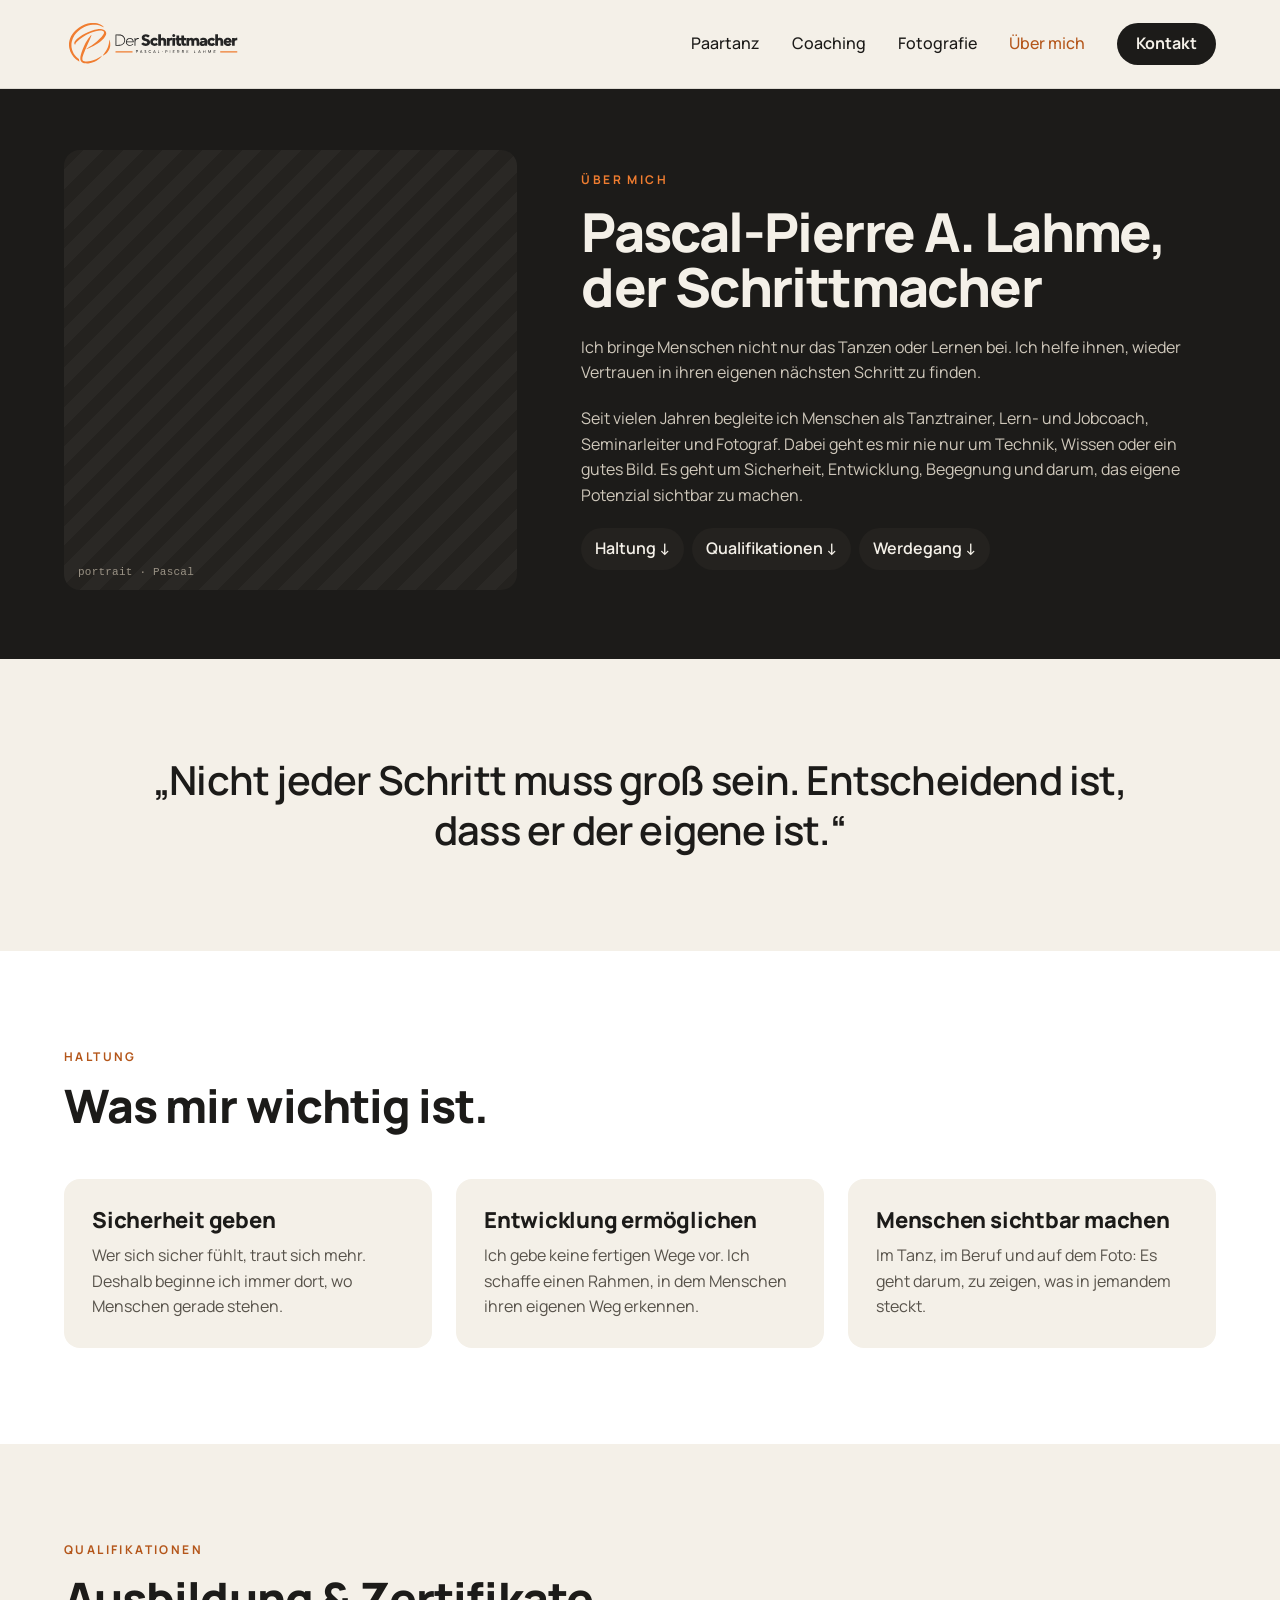
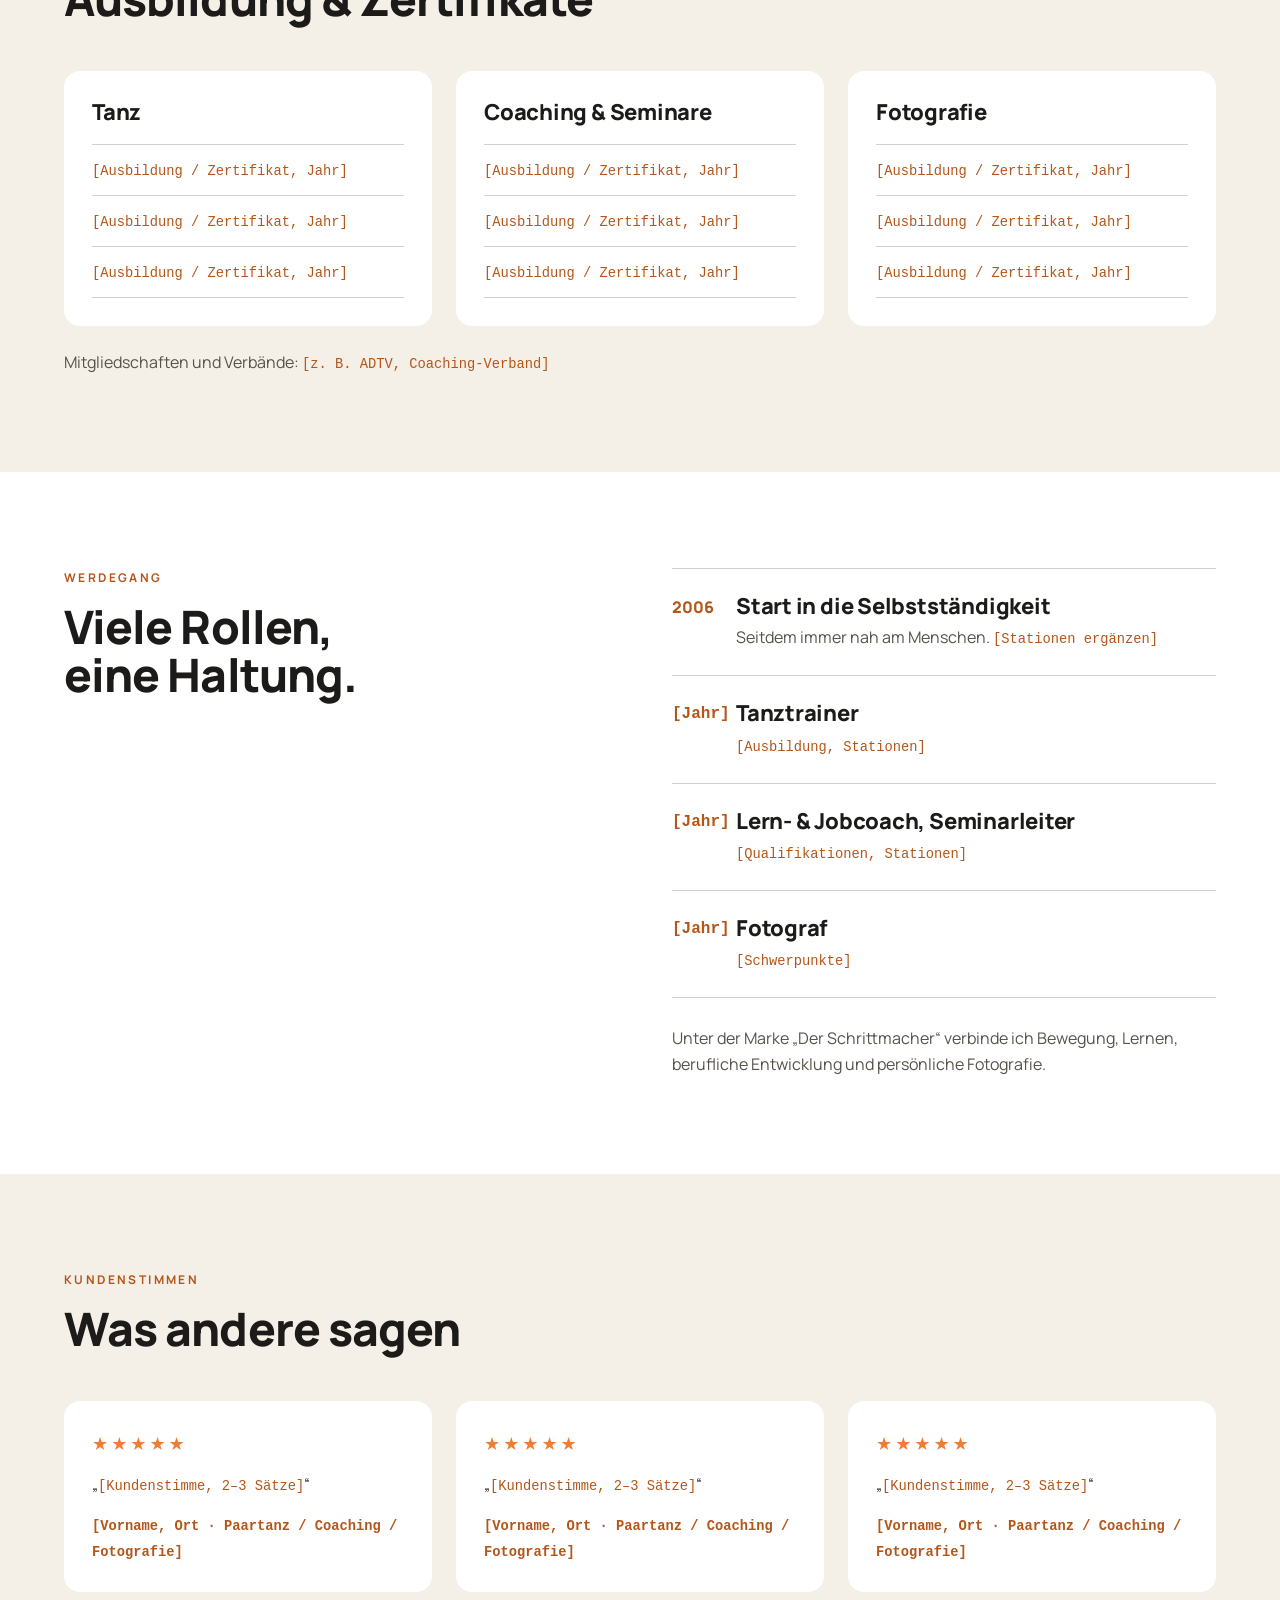
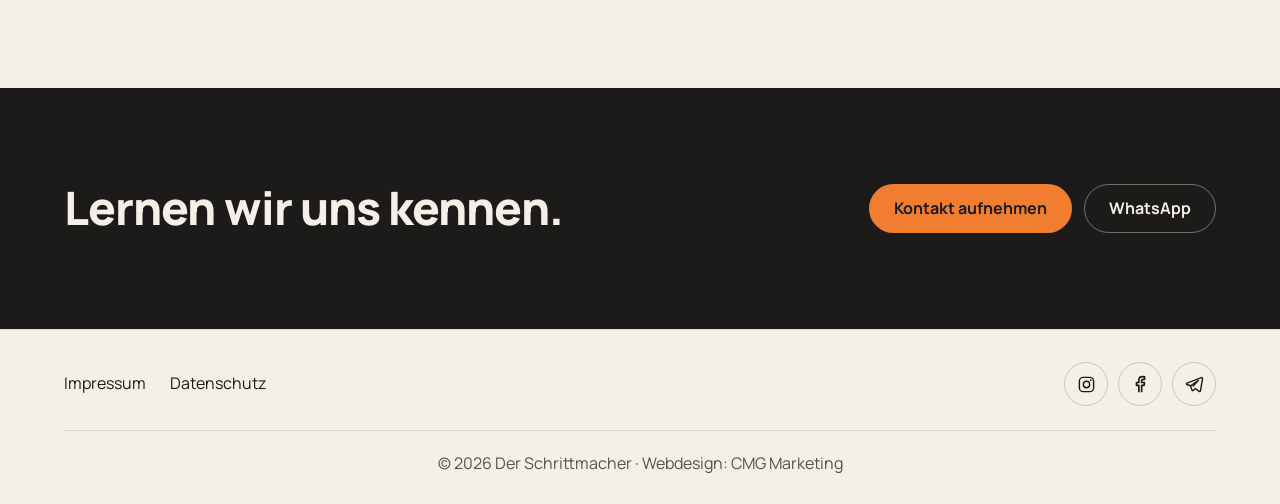
<file: ueber-mich.html>
<!DOCTYPE html>
<html lang="de">
<head>
<meta charset="utf-8">
<meta name="viewport" content="width=device-width, initial-scale=1">
<title>Über Pascal-Pierre A. Lahme | Der Schrittmacher</title>
<meta name="description" content="Pascal-Pierre A. Lahme aus Weilheim: Tanztrainer, Lern- und Jobcoach und Fotograf. Seit 2006 selbstständig und immer nah am Menschen.">
<link rel="canonical" href="https://pascal-lahme.de/ueber-mich">
<meta property="og:type" content="website">
<meta property="og:locale" content="de_DE">
<meta property="og:site_name" content="Der Schrittmacher – Pascal-Pierre A. Lahme">
<meta property="og:title" content="Über Pascal-Pierre A. Lahme | Der Schrittmacher">
<meta property="og:description" content="Pascal-Pierre A. Lahme aus Weilheim: Tanztrainer, Lern- und Jobcoach und Fotograf. Seit 2006 selbstständig und immer nah am Menschen.">
<meta property="og:url" content="https://pascal-lahme.de/ueber-mich">
<meta property="og:image" content="https://pascal-lahme.de/img/social-preview.jpg">
<meta property="og:image:width" content="1200">
<meta property="og:image:height" content="630">
<meta property="og:image:alt" content="Der Schrittmacher – Menschen bewegen. Paartanz, Coaching und Fotografie in Weilheim">
<meta name="twitter:card" content="summary_large_image">
<link rel="icon" href="/img/favicon.svg" type="image/svg+xml">
<link rel="preload" href="/fonts/manrope-latin.woff2" as="font" type="font/woff2" crossorigin>
<link rel="stylesheet" href="/css/style.css">
<meta name="theme-color" content="#f4f0e8">
<script type="application/ld+json">
{"@context":"https://schema.org","@type":"Person","name":"Pascal-Pierre A. Lahme","jobTitle":"Tanztrainer, Lern- und Jobcoach, Fotograf","url":"https://pascal-lahme.de/ueber-mich","address":{"@type":"PostalAddress","addressLocality":"Weilheim i. OB","addressCountry":"DE"}}
</script>
</head>
<body id="top">
<a class="skip" href="#inhalt">Zum Inhalt springen</a>
<header class="site-header" id="kopf">
  <div class="wrap head-in">
    <a class="logo" href="/"><img src="/img/logo.svg" alt="Der Schrittmacher – Pascal-Pierre A. Lahme" width="186" height="52"></a>
    <button class="menu-btn" type="button" aria-expanded="false" aria-controls="menu" aria-label="Menü öffnen">
      <svg class="i-open" viewBox="0 0 24 24" fill="none" stroke="currentColor" stroke-width="2" stroke-linecap="round" aria-hidden="true"><path d="M4 7h16M4 12h16M4 17h16"/></svg>
      <svg class="i-close" viewBox="0 0 24 24" fill="none" stroke="currentColor" stroke-width="2" stroke-linecap="round" aria-hidden="true"><path d="M6 6l12 12M18 6 6 18"/></svg>
    </button>
    <nav class="nav" id="menu" aria-label="Hauptmenü"><a href="/tanzkurs-weilheim">Paartanz</a><a href="/coaching-weilheim">Coaching</a><a href="/fotograf-weilheim">Fotografie</a><a href="/ueber-mich" aria-current="page">Über mich</a><a class="btn btn--dark btn--sm" href="/kontakt">Kontakt</a></nav>
  </div>
</header>
<main id="inhalt">
<section class="band band--ink band--head">
  <div class="wrap page-head">
    <div class="img ratio-3x4" role="img" aria-label="Platzhalter: portrait · Pascal"><span class="cap">portrait · Pascal</span></div>
    <div class="stack">
      <div><span class="eyebrow">Über mich</span><h1>Pascal-Pierre A. Lahme, der Schrittmacher</h1></div>
      <p class="lead">Ich bringe Menschen nicht nur das Tanzen oder Lernen bei. Ich helfe ihnen, wieder Vertrauen in ihren eigenen nächsten Schritt zu finden.</p>
      <p class="text">Seit vielen Jahren begleite ich Menschen als Tanztrainer, Lern- und Jobcoach, Seminarleiter und Fotograf. Dabei geht es mir nie nur um Technik, Wissen oder ein gutes Bild. Es geht um Sicherheit, Entwicklung, Begegnung und darum, das eigene Potenzial sichtbar zu machen.</p>
      <div class="chips"><a class="chip" href="#haltung">Haltung ↓</a><a class="chip" href="#qualifikationen">Qualifikationen ↓</a><a class="chip" href="#werdegang">Werdegang ↓</a></div>
    </div>
  </div>
</section>

<section class="band quote-band">
  <div class="wrap"><blockquote>„Nicht jeder Schritt muss groß sein. Entscheidend ist, dass er der eigene ist.“</blockquote></div>
</section>

<section class="band band--white" id="haltung" aria-labelledby="haltung-h">
  <div class="wrap">
    <div class="section-head"><span class="eyebrow">Haltung</span><h2 id="haltung-h">Was mir wichtig ist.</h2></div>
    <div class="grid grid--3">
      <div class="card"><div class="card__body"><h3>Sicherheit geben</h3><p class="text">Wer sich sicher fühlt, traut sich mehr. Deshalb beginne ich immer dort, wo Menschen gerade stehen.</p></div></div>
      <div class="card"><div class="card__body"><h3>Entwicklung ermöglichen</h3><p class="text">Ich gebe keine fertigen Wege vor. Ich schaffe einen Rahmen, in dem Menschen ihren eigenen Weg erkennen.</p></div></div>
      <div class="card"><div class="card__body"><h3>Menschen sichtbar machen</h3><p class="text">Im Tanz, im Beruf und auf dem Foto: Es geht darum, zu zeigen, was in jemandem steckt.</p></div></div>
    </div>
  </div>
</section>

<section class="band" id="qualifikationen" aria-labelledby="quali-h">
  <div class="wrap">
    <div class="section-head"><span class="eyebrow">Qualifikationen</span><h2 id="quali-h">Ausbildung &amp; Zertifikate</h2></div>
    <div class="grid grid--3"><div class="card"><div class="card__body"><h3>Tanz</h3><ul class="steps" style="margin-top:8px"><li style="display:block;padding:12px 0"><span class="ph">[Ausbildung / Zertifikat, Jahr]</span></li><li style="display:block;padding:12px 0"><span class="ph">[Ausbildung / Zertifikat, Jahr]</span></li><li style="display:block;padding:12px 0"><span class="ph">[Ausbildung / Zertifikat, Jahr]</span></li></ul></div></div><div class="card"><div class="card__body"><h3>Coaching &amp; Seminare</h3><ul class="steps" style="margin-top:8px"><li style="display:block;padding:12px 0"><span class="ph">[Ausbildung / Zertifikat, Jahr]</span></li><li style="display:block;padding:12px 0"><span class="ph">[Ausbildung / Zertifikat, Jahr]</span></li><li style="display:block;padding:12px 0"><span class="ph">[Ausbildung / Zertifikat, Jahr]</span></li></ul></div></div><div class="card"><div class="card__body"><h3>Fotografie</h3><ul class="steps" style="margin-top:8px"><li style="display:block;padding:12px 0"><span class="ph">[Ausbildung / Zertifikat, Jahr]</span></li><li style="display:block;padding:12px 0"><span class="ph">[Ausbildung / Zertifikat, Jahr]</span></li><li style="display:block;padding:12px 0"><span class="ph">[Ausbildung / Zertifikat, Jahr]</span></li></ul></div></div></div>
    <p class="text" style="margin-top:24px">Mitgliedschaften und Verbände: <span class="ph">[z. B. ADTV, Coaching-Verband]</span></p>
  </div>
</section>

<section class="band band--white" id="werdegang" aria-labelledby="werdegang-h">
  <div class="wrap split split--top">
    <div><span class="eyebrow">Werdegang</span><h2 id="werdegang-h">Viele Rollen, eine Haltung.</h2></div>
    <div>
      <ol class="steps">
        <li><span class="num">2006</span><div><h3>Start in die Selbstständigkeit</h3><p class="text">Seitdem immer nah am Menschen. <span class="ph">[Stationen ergänzen]</span></p></div></li>
        <li><span class="num ph">[Jahr]</span><div><h3>Tanztrainer</h3><p class="text"><span class="ph">[Ausbildung, Stationen]</span></p></div></li>
        <li><span class="num ph">[Jahr]</span><div><h3>Lern- &amp; Jobcoach, Seminarleiter</h3><p class="text"><span class="ph">[Qualifikationen, Stationen]</span></p></div></li>
        <li><span class="num ph">[Jahr]</span><div><h3>Fotograf</h3><p class="text"><span class="ph">[Schwerpunkte]</span></p></div></li>
      </ol>
      <p class="lead" style="margin-top:28px">Unter der Marke „Der Schrittmacher“ verbinde ich Bewegung, Lernen, berufliche Entwicklung und persönliche Fotografie.</p>
    </div>
  </div>
</section>

<section class="band" aria-labelledby="stimmen">
  <div class="wrap">
    <div class="section-head"><span class="eyebrow">Kundenstimmen</span><h2 id="stimmen">Was andere sagen</h2></div>
    <div class="grid grid--3 slider"><figure class="review"><div class="stars" aria-label="5 von 5 Sternen">★★★★★</div><blockquote>„<span class="ph">[Kundenstimme, 2–3 Sätze]</span>“</blockquote><figcaption><cite><span class="ph">[Vorname, Ort · Paartanz / Coaching / Fotografie]</span></cite></figcaption></figure><figure class="review"><div class="stars" aria-label="5 von 5 Sternen">★★★★★</div><blockquote>„<span class="ph">[Kundenstimme, 2–3 Sätze]</span>“</blockquote><figcaption><cite><span class="ph">[Vorname, Ort · Paartanz / Coaching / Fotografie]</span></cite></figcaption></figure><figure class="review"><div class="stars" aria-label="5 von 5 Sternen">★★★★★</div><blockquote>„<span class="ph">[Kundenstimme, 2–3 Sätze]</span>“</blockquote><figcaption><cite><span class="ph">[Vorname, Ort · Paartanz / Coaching / Fotografie]</span></cite></figcaption></figure></div>
  </div>
</section>

<section class="band band--ink cta-band">
  <div class="wrap">
    <div><h2>Lernen wir uns kennen.</h2></div>
    <div class="btn-row"><a class="btn btn--orange" href="/kontakt">Kontakt aufnehmen</a><a class="btn btn--outline-light" href="https://wa.me/4916098765949" rel="noopener" target="_blank">WhatsApp</a></div>
  </div>
</section>
</main>
<footer class="site-footer">
  <div class="wrap">
    <div class="foot-row">
      <nav class="foot-legal" aria-label="Rechtliches"><a href="/impressum">Impressum</a><a href="/datenschutz">Datenschutz</a></nav>
      <div class="socials">
        <a href="https://www.instagram.com/derschrittmacher/" aria-label="Instagram" rel="noopener" target="_blank"><svg viewBox="0 0 24 24" fill="none" stroke="currentColor" stroke-width="1.8" aria-hidden="true"><rect x="3" y="3" width="18" height="18" rx="5"/><circle cx="12" cy="12" r="4"/><circle cx="17.4" cy="6.6" r="1.1" fill="currentColor" stroke="none"/></svg></a>
        <a href="https://www.facebook.com/derSchrittmacher/" aria-label="Facebook" rel="noopener" target="_blank"><svg viewBox="0 0 24 24" fill="none" stroke="currentColor" stroke-width="1.8" stroke-linejoin="round" aria-hidden="true"><path transform="translate(12 12) scale(1.18) translate(-13.25 -12.65)" d="M14.5 21v-7.5h2.6l.4-3h-3V8.6c0-.9.3-1.5 1.6-1.5h1.5V4.4a20 20 0 0 0-2.3-.1c-2.3 0-3.8 1.4-3.8 3.9v2.3H9v3h2.5V21"/></svg></a>
        <a href="https://t.me/derSchrittmacher" aria-label="Telegram" rel="noopener" target="_blank"><svg viewBox="0 0 24 24" fill="none" stroke="currentColor" stroke-width="1.8" stroke-linejoin="round" aria-hidden="true"><g transform="translate(-0.47 -0.96)"><path d="M21.2 4.2 2.9 11.3c-.8.3-.8 1.4 0 1.7l4.6 1.5 1.8 5.6c.2.7 1.1.9 1.6.4l2.6-2.5 4.9 3.6c.6.4 1.4.1 1.6-.6L22.6 5.4c.2-.8-.6-1.5-1.4-1.2Z"/><path d="m7.5 14.5 9.7-6.6-7 7.6"/></g></svg></a>
      </div>
    </div>
    <p class="foot-copy">© 2026 Der Schrittmacher <span aria-hidden="true">·</span> Webdesign: <a href="https://cmg-marketing.de/" rel="noopener" target="_blank">CMG Marketing</a></p>
  </div>
</footer>
<a class="to-top" href="#top" aria-label="Nach oben"><svg viewBox="0 0 24 24" fill="none" stroke="currentColor" stroke-width="2" stroke-linecap="round" stroke-linejoin="round" aria-hidden="true"><path d="M12 19V5M6 11l6-6 6 6"/></svg></a>

<script>
(function(){var b=document.querySelector('.menu-btn'),h=document.getElementById('kopf');if(!b)return;
b.addEventListener('click',function(){var o=h.classList.toggle('menu-open');b.setAttribute('aria-expanded',o);b.setAttribute('aria-label',o?'Menü schließen':'Menü öffnen');});})();
(function(){var t=document.querySelector('.to-top');if(!t)return;var f=function(){var long=document.documentElement.scrollHeight>window.innerHeight*2.5;t.classList.toggle('is-visible',long&&window.scrollY>window.innerHeight);var r=t.getBoundingClientRect(),dark=false,els=document.elementsFromPoint(r.left+r.width/2,r.top+r.height/2);for(var i=0;i<els.length;i++){if(t.contains(els[i]))continue;dark=!!els[i].closest('.band--ink,.hero--ink,.nf');break;}t.classList.toggle('on-dark',dark);};window.addEventListener('scroll',f,{passive:true});window.addEventListener('resize',f);f();})();
</script>
</body>
</html>
</file>
<file: css/style.css>
/* Der Schrittmacher – Pascal-Pierre A. Lahme
   Eine Datei für die ganze Website. Schrift lokal eingebunden (keine Google-Server). */

/* ---------- Schrift ---------- */
@font-face {
  font-family: "Manrope";
  font-style: normal;
  font-display: swap;
  font-weight: 200 800;
  src: url("../fonts/manrope-latin-ext.woff2") format("woff2");
  unicode-range: U+0100-02BA, U+02BD-02C5, U+02C7-02CC, U+02CE-02D7, U+02DD-02FF, U+0304, U+0308, U+0329, U+1D00-1DBF, U+1E00-1E9F, U+1EF2-1EFF, U+2020, U+20A0-20AB, U+20AD-20C0, U+2113, U+2C60-2C7F, U+A720-A7FF;
}
@font-face {
  font-family: "Manrope";
  font-style: normal;
  font-display: swap;
  font-weight: 200 800;
  src: url("../fonts/manrope-latin.woff2") format("woff2");
  unicode-range: U+0000-00FF, U+0131, U+0152-0153, U+02BB-02BC, U+02C6, U+02DA, U+02DC, U+0304, U+0308, U+0329, U+2000-206F, U+20AC, U+2122, U+2191, U+2193, U+2212, U+2215, U+FEFF, U+FFFD;
}

/* ---------- Farben & Maße ---------- */
:root {
  --ink: #1c1b19;
  --ink-2: #24221f;
  --cream: #f4f0e8;
  --cream-deep: #ebe4d7;
  --white: #ffffff;
  --sand: #dcc59b;
  --orange: #f07d30;
  --orange-dark: #d96a1f;
  --orange-text: #b4561a;
  --brown: #5c4318;
  --muted: #57524a;
  --muted-on-dark: #cfc8bb;
  --faint: #9a9285;
  --rule: rgba(28, 27, 25, .2);
  --rule-soft: rgba(28, 27, 25, .1);
  --rule-on-dark: rgba(244, 240, 232, .15);

  --font: "Manrope", system-ui, -apple-system, "Segoe UI", sans-serif;
  --mono: ui-monospace, Menlo, Consolas, monospace;

  --container: 1280px;
  --gutter: 64px;
  --section-y: 96px;
  --gap: 24px;
  --radius: 16px;
  --radius-sm: 12px;
  --ease: .2s ease;
}
@media (max-width: 900px) {
  :root { --gutter: 20px; --section-y: 56px; --gap: 16px; }
}

/* ---------- Grundlagen ---------- */
*, *::before, *::after { box-sizing: border-box; }
html { -webkit-text-size-adjust: 100%; scroll-behavior: smooth; scroll-padding-top: 100px; }
body {
  margin: 0;
  font-family: var(--font);
  font-size: 16px;
  line-height: 1.6;
  color: var(--ink);
  background: var(--cream);
  -webkit-font-smoothing: antialiased;
}
img, svg { display: block; max-width: 100%; }
a { color: inherit; text-decoration: none; transition: color var(--ease); }
p { margin: 0; }
h1, h2, h3, h4 { margin: 0; font-weight: 800; letter-spacing: -.02em; line-height: 1.05; text-wrap: balance; }
h1 { font-size: clamp(34px, 4.2vw, 56px); letter-spacing: -.03em; line-height: 1.02; }
h2 { font-size: clamp(30px, 3.6vw, 48px); }
h3 { font-size: 22px; letter-spacing: -.01em; line-height: 1.2; }
:focus-visible { outline: 2px solid var(--orange); outline-offset: 3px; }
.skip { position: absolute; left: -9999px; top: 8px; background: var(--ink); color: var(--cream); padding: 10px 16px; border-radius: 999px; z-index: 100; }
.skip:focus { left: 8px; }
.visually-hidden { position: absolute; width: 1px; height: 1px; overflow: hidden; clip: rect(0 0 0 0); white-space: nowrap; }

.wrap { max-width: var(--container); margin: 0 auto; padding: 0 var(--gutter); }
.band { padding: var(--section-y) 0; }
.band--ink { background: var(--ink); color: var(--cream); }
.band--deep { background: var(--cream-deep); }
.band--white { background: var(--white); }
.band--sand { background: var(--sand); }

/* Platzhalter für fehlende Inhalte */
.ph { font-family: var(--mono); font-size: .86em; color: var(--orange-text); }
.band--ink .ph { color: var(--orange); }

/* ---------- Texte ---------- */
.eyebrow {
  display: block;
  font-size: 12px;
  font-weight: 700;
  letter-spacing: .2em;
  text-transform: uppercase;
  color: var(--orange-text);
  margin-bottom: 16px;
}
.band--ink .eyebrow, .hero--ink .eyebrow { color: var(--orange); }
.band--sand .eyebrow { color: var(--brown); }
.lead { font-size: 16px; line-height: 1.6; color: var(--muted); }
.text { color: var(--muted); }
.band--ink .lead, .band--ink .text, .hero--ink .lead { color: var(--muted-on-dark); }
.section-head { max-width: 760px; margin-bottom: 48px; }
.section-head .lead { margin-top: 16px; }
.stack > * + * { margin-top: 20px; }

/* ---------- Buttons ---------- */
.btn {
  display: inline-flex;
  align-items: center;
  justify-content: center;
  gap: 8px;
  padding: 14px 24px;
  border-radius: 999px;
  border: 1.5px solid transparent;
  background: transparent;
  color: inherit;
  font: 700 16px/1.2 var(--font);
  cursor: pointer;
  transition: background-color var(--ease), color var(--ease), border-color var(--ease), transform var(--ease);
  white-space: nowrap;
}
.btn:active { transform: scale(.97); }
.btn--orange { background: var(--orange); color: var(--ink); }
.btn--orange:hover { background: var(--orange-dark); }
.btn--dark { background: var(--ink); color: var(--cream); }
.btn--dark:hover { background: var(--orange); color: var(--ink); }
.btn--white { background: var(--white); color: var(--ink); }
.btn--white:hover { background: var(--ink); color: var(--cream); }
.btn--outline-light { border-color: rgba(244, 240, 232, .4); color: var(--cream); }
.btn--outline-light:hover { background: var(--cream); color: var(--ink); border-color: var(--cream); }
.btn--outline-dark { border-color: var(--ink); color: var(--ink); }
.btn--outline-dark:hover { background: var(--ink); color: var(--cream); }
.btn--sm { padding: 10px 18px; font-size: 16px; }
.btn-row { display: flex; flex-wrap: wrap; gap: 12px; align-items: center; }
.link { font-weight: 700; font-size: 16px; display: inline-flex; gap: 6px; align-items: center; }
.link:hover { color: var(--orange-text); }
.band--ink .link:hover { color: var(--orange); }
.arrow { display: inline-block; transition: transform var(--ease); }
a:hover .arrow--r, button:hover .arrow--r { transform: translateX(3px); }
a:hover .arrow--d { transform: translateY(3px); }
a:hover .arrow--u { transform: translateY(-3px); }
.back { font-size: 16px; font-weight: 600; color: var(--muted); }
.band--ink .back { color: var(--muted-on-dark); }
.back:hover { color: var(--orange-text); }
.band--ink .back:hover { color: var(--orange); }

/* ---------- Header ---------- */
.site-header {
  position: sticky;
  top: 0;
  z-index: 50;
  background: var(--cream);
  border-bottom: 1px solid var(--rule-soft);
}
.head-in { display: flex; align-items: center; justify-content: space-between; height: 88px; }
.logo img { height: 52px; width: auto; }
.nav { display: flex; align-items: center; gap: 32px; font-size: 16px; font-weight: 500; }
.nav a:not(.btn):hover, .nav a[aria-current="page"]:not(.btn) { color: var(--orange-text); }
.menu-btn { display: none; }

@media (max-width: 900px) {
  .head-in { height: 68px; }
  .logo img { height: 40px; }
  .menu-btn {
    display: grid;
    place-items: center;
    width: 44px;
    height: 44px;
    border-radius: 50%;
    border: 0;
    background: var(--ink);
    color: var(--cream);
    cursor: pointer;
  }
  .menu-btn svg { width: 20px; height: 20px; }
  .menu-btn .i-close { display: none; }
  .menu-open .menu-btn .i-open { display: none; }
  .menu-open .menu-btn .i-close { display: block; }
  .nav {
    display: none;
    position: absolute;
    top: 100%;
    left: 0;
    right: 0;
    flex-direction: column;
    align-items: stretch;
    gap: 0;
    padding: 8px var(--gutter) 24px;
    background: var(--cream);
    border-bottom: 1px solid var(--rule-soft);
    font-size: 16px;
    font-weight: 700;
  }
  .menu-open .nav { display: flex; }
  .nav a:not(.btn) { padding: 14px 0; border-bottom: 1px solid var(--rule-soft); }
  .nav .btn { margin-top: 20px; font-size: 16px; padding: 16px; }
}

/* ---------- Hero ---------- */
.hero { display: grid; grid-template-columns: 1fr 1fr; min-height: var(--head-h); }
.hero--ink { background: var(--ink); color: var(--cream); }
.hero__text {
  display: flex;
  flex-direction: column;
  justify-content: center;
  gap: 24px;
  padding: 64px 56px 64px max(var(--gutter), calc((100vw - var(--container)) / 2 + var(--gutter)));
}
.hero__text .lead { max-width: 520px; }
.hero__sub { font-size: 16px; font-weight: 500; letter-spacing: -.01em; }
.hero__media { min-height: 100%; }
.hero__media .img { height: 100%; border-radius: 0; }
@media (max-width: 900px) {
  .hero { grid-template-columns: 1fr; min-height: 0; }
  .hero__media { order: -1; height: 260px; }
  .hero__text { padding: 40px var(--gutter) 48px; gap: 20px; }
  .hero__sub { font-size: 16px; }
  .hero .btn-row .btn { flex: 1 1 100%; }
}

/* Seitenkopf hell, zweispaltig (Über mich) */
.page-head { display: grid; grid-template-columns: 5fr 7fr; gap: 64px; align-items: center; }
@media (max-width: 900px) { .page-head { grid-template-columns: 1fr; gap: 32px; } }

/* ---------- Bild-Platzhalter ---------- */
.img {
  position: relative;
  border-radius: var(--radius);
  overflow: hidden;
  background: repeating-linear-gradient(135deg, #e4ddd0 0 14px, #ebe4d7 14px 28px);
  min-height: 220px;
}
.img--dark, .band--ink .img, .hero--ink .img { background: repeating-linear-gradient(135deg, #24221f 0 14px, #2a2825 14px 28px); }
.img figcaption, .img .cap {
  position: absolute;
  left: 14px;
  bottom: 12px;
  font: 11px var(--mono);
  color: var(--faint);
  letter-spacing: .02em;
}
.img img { width: 100%; height: 100%; object-fit: cover; }
.ratio-4x3 { aspect-ratio: 4 / 3; min-height: 0; }
.ratio-3x4 { aspect-ratio: 3 / 4; min-height: 0; }
.ratio-16x10 { aspect-ratio: 16 / 10; min-height: 0; }

/* ---------- Raster ---------- */
.grid { display: grid; gap: var(--gap); }
.grid--2 { grid-template-columns: repeat(2, minmax(0, 1fr)); }
.grid--3 { grid-template-columns: repeat(3, minmax(0, 1fr)); }
.grid--4 { grid-template-columns: repeat(4, minmax(0, 1fr)); }
.split { display: grid; grid-template-columns: 1fr 1fr; gap: 64px; align-items: center; }
.split--top { align-items: start; }
.split--5-7 { grid-template-columns: 5fr 7fr; }
@media (max-width: 1080px) { .grid--4 { grid-template-columns: repeat(2, minmax(0, 1fr)); } }
@media (max-width: 900px) {
  .grid--2, .grid--3, .grid--4, .split, .split--5-7 { grid-template-columns: 1fr; }
  .split { gap: 32px; }
  .split--media-first > .img, .split > .img { order: -1; }
  /* Wischbare Karten auf dem Handy */
  .slider {
    display: grid;
    grid-auto-flow: column;
    grid-auto-columns: 84%;
    grid-template-columns: none;
    overflow-x: auto;
    scroll-snap-type: x mandatory;
    margin: 0 calc(var(--gutter) * -1);
    padding: 0 var(--gutter) 4px;
    scroll-padding: 0 var(--gutter);
    scrollbar-width: none;
  }
  .slider::-webkit-scrollbar { display: none; }
  .slider > * { scroll-snap-align: start; }
}

/* ---------- Karten ---------- */
.card {
  display: flex;
  flex-direction: column;
  background: var(--white);
  border-radius: var(--radius);
  overflow: hidden;
}
.card__body { display: flex; flex-direction: column; gap: 10px; padding: 28px; flex: 1; }
.card__body .text { font-size: 16px; flex: 1; }
.card .eyebrow { margin: 0; }
.card .link { margin-top: 10px; }
.card .img { border-radius: 0; min-height: 0; aspect-ratio: 16 / 10; }
a.card:hover h3 { color: var(--orange-text); }
.card h3 { transition: color var(--ease); }
.card--dark { background: var(--ink-2); color: var(--cream); }
.card--dark .text { color: var(--muted-on-dark); }

/* ---------- Zitat ---------- */
.quote {
  margin: 0;
  padding: 24px 28px;
  background: var(--white);
  border-left: 3px solid var(--orange);
  font-size: 16px;
  line-height: 1.4;
  font-weight: 500;
  letter-spacing: -.01em;
}
.quote-band { text-align: center; }
.quote-band blockquote {
  margin: 0 auto;
  max-width: 980px;
  font-size: clamp(26px, 3.2vw, 40px);
  line-height: 1.25;
  font-weight: 600;
  letter-spacing: -.02em;
}

/* ---------- Schritte (nummerierte Liste) ---------- */
.steps { list-style: none; margin: 0; padding: 0; border-top: 1px solid var(--rule); }
.steps li { display: grid; grid-template-columns: 56px 1fr; gap: 8px; padding: 24px 0; border-bottom: 1px solid var(--rule); }
.steps .num { font-weight: 800; color: var(--orange-text); font-size: 16px; padding-top: 2px; }
.band--ink .steps, .band--ink .steps li { border-color: var(--rule-on-dark); }
.band--ink .steps .num { color: var(--orange); }
.steps h3 { margin-bottom: 6px; }
.steps .text { font-size: 16px; }

.steps-cols { display: grid; grid-template-columns: repeat(3, 1fr); gap: 32px; list-style: none; margin: 0; padding: 0; }
.steps-cols li { border-top: 2px solid var(--ink); padding-top: 24px; }
.steps-cols .num { display: block; font-size: 18px; font-weight: 800; color: var(--orange-text); margin-bottom: 12px; }
.steps-cols h3 { margin-bottom: 10px; }
@media (max-width: 900px) { .steps-cols { grid-template-columns: 1fr; gap: 28px; } }

/* ---------- Faktenzeilen ---------- */
.facts { margin: 0; border-top: 1px solid var(--rule); font-size: 16px; }
.facts div { display: grid; grid-template-columns: 140px 1fr; gap: 16px; padding: 13px 0; border-bottom: 1px solid var(--rule); }
.facts dt { font-weight: 700; }
.facts dd { margin: 0; color: var(--muted); }
.band--ink .facts, .band--ink .facts div { border-color: var(--rule-on-dark); }
.band--ink .facts dd { color: var(--muted-on-dark); }
@media (max-width: 600px) { .facts div { grid-template-columns: 110px 1fr; } }

/* Angebots-Abschnitt (Text + Bild) */
.offer h2 { margin-bottom: 16px; }
.offer .lead { margin-bottom: 28px; }
.offer .facts { margin-bottom: 28px; }

/* ---------- Tanzstile ---------- */
.style-tile { display: grid; grid-template-columns: 136px 1fr; gap: 24px; padding: 20px; background: var(--ink-2); border-radius: var(--radius); }
.style-tile .img { min-height: 0; aspect-ratio: 1; border-radius: var(--radius-sm); }
.style-tile h3 { margin-bottom: 4px; }
.style-tile .tag { display: block; font-size: 11px; font-weight: 700; letter-spacing: .14em; text-transform: uppercase; color: var(--orange); margin-bottom: 8px; }
.style-tile p { font-size: 16px; color: var(--muted-on-dark); }
@media (max-width: 600px) { .style-tile { grid-template-columns: 84px 1fr; gap: 16px; padding: 16px; } }

.chips { display: flex; flex-wrap: wrap; gap: 8px; }
.chip { padding: 8px 14px; border-radius: 999px; background: var(--white); font-size: 16px; font-weight: 600; }
.band--ink .chip { background: var(--ink-2); color: var(--cream); }

/* ---------- Termine (Tanzüben) ---------- */
.dates { border-top: 1px solid var(--rule-on-dark); }
.date-row { display: grid; grid-template-columns: 1fr auto; gap: 16px 24px; align-items: center; padding: 22px 0; border-bottom: 1px solid var(--rule-on-dark); }
.date-row .when { font-size: 16px; font-weight: 700; color: var(--orange); letter-spacing: .02em; }
.date-row h3 { margin: 4px 0 4px; }
.date-row .where { font-size: 16px; color: var(--muted-on-dark); }
.date-row .btn-row { justify-content: flex-end; }
.note { font-size: 16px; color: var(--faint); margin-top: 16px; }
@media (max-width: 700px) { .date-row { grid-template-columns: 1fr; } .date-row .btn-row { justify-content: flex-start; } }

/* ---------- Kundenstimmen ---------- */
.review { margin: 0; background: var(--white); border-radius: var(--radius); padding: 28px; display: flex; flex-direction: column; gap: 14px; }
.stars { color: var(--orange); letter-spacing: 3px; font-size: 18px; }
.review blockquote { margin: 0; font-size: 16px; }
.review cite { font-style: normal; font-size: 16px; font-weight: 700; }

/* ---------- Infobox ---------- */
.infobox { background: var(--white); border-radius: var(--radius); padding: 28px; }
.infobox h3 { margin-bottom: 14px; }
.infobox ul { list-style: none; margin: 0; padding: 0; display: grid; gap: 10px; font-size: 16px; }
.infobox strong { font-weight: 700; }

/* ---------- Preise ---------- */
.price-table { width: 100%; border-collapse: collapse; font-size: 16px; }
.price-table th { text-align: left; font-size: 12px; font-weight: 700; letter-spacing: .14em; text-transform: uppercase; color: var(--muted); padding: 0 12px 14px 0; border-bottom: 2px solid var(--ink); }
.price-table td { padding: 16px 12px 16px 0; border-bottom: 1px solid var(--rule); vertical-align: top; color: var(--muted); }
.price-table td:first-child { font-weight: 700; color: var(--ink); }
.price-table td:last-child, .price-table th:last-child { text-align: right; padding-right: 0; color: var(--ink); font-weight: 700; }
.price-table tr { transition: background-color var(--ease); }
.price-table tbody tr:hover { background: var(--cream); }
.price-table a:hover { color: var(--orange-text); }
@media (max-width: 760px) {
  .price-table thead { display: none; }
  .price-table, .price-table tbody, .price-table tr, .price-table td { display: block; width: 100%; }
  .price-table tr { padding: 16px 0; border-bottom: 1px solid var(--rule); }
  .price-table td { border: 0; padding: 2px 0; text-align: left !important; }
  .price-table td[data-label]::before { content: attr(data-label) ": "; font-weight: 600; color: var(--ink); }
}

/* Format & Kosten (Coaching) */
.keyfacts { border-top: 1px solid var(--rule); }
.keyfacts > div { display: grid; grid-template-columns: 1fr 1.1fr; gap: 24px; align-items: center; padding: 24px 0; border-bottom: 1px solid var(--rule); }
.keyfacts .big { font-size: clamp(28px, 3vw, 38px); font-weight: 800; letter-spacing: -.02em; line-height: 1.1; }
.keyfacts .text { font-size: 16px; }
.badge { display: inline-block; padding: 6px 12px; border-radius: 999px; background: var(--orange); color: var(--ink); font-size: 11px; font-weight: 800; letter-spacing: .12em; text-transform: uppercase; }
.funding { display: flex; gap: 16px; align-items: flex-start; margin-top: 24px; font-size: 16px; color: var(--muted); }
@media (max-width: 600px) { .keyfacts > div { grid-template-columns: 1fr; gap: 6px; } .funding { flex-direction: column; } }

/* ---------- FAQ ---------- */
.faq { border-top: 1px solid var(--rule); }
.faq details { border-bottom: 1px solid var(--rule); }
.faq summary {
  display: flex;
  justify-content: space-between;
  gap: 16px;
  padding: 20px 0;
  font-size: 16px;
  font-weight: 700;
  cursor: pointer;
  list-style: none;
  transition: color var(--ease);
}
.faq summary::-webkit-details-marker { display: none; }
.faq summary::after { content: "+"; font-size: 22px; line-height: 1; font-weight: 500; transition: transform var(--ease); }
.faq details[open] summary::after { content: "−"; }
.faq summary:hover { color: var(--orange-text); }
.faq summary:hover::after { transform: rotate(90deg); }
.faq details[open] summary:hover::after { transform: none; }
.faq .answer { padding: 0 32px 22px 0; color: var(--muted); }

/* ---------- Abschluss-Band (Sand) ---------- */
.cta-band .wrap { display: flex; align-items: center; justify-content: space-between; gap: 32px; flex-wrap: wrap; }
.cta-band h2 { max-width: 640px; }
.cta-band .text { color: var(--brown); margin-top: 12px; }
@media (max-width: 900px) { .cta-band .btn-row { width: 100%; } .cta-band .btn-row .btn { flex: 1 1 100%; } }

/* Kontaktzeilen */
.contact-lines { border-top: 1px solid rgba(28, 27, 25, .25); }
.contact-line {
  display: flex;
  align-items: center;
  justify-content: space-between;
  gap: 16px;
  padding: 24px 0;
  border-bottom: 1px solid rgba(28, 27, 25, .25);
}
.contact-line .label { display: block; font-size: 12px; font-weight: 700; letter-spacing: .2em; text-transform: uppercase; color: var(--orange-text); margin-bottom: 4px; }
.contact-line .value { display: block; line-height: 1.15; font-size: clamp(20px, 2.2vw, 30px); font-weight: 800; letter-spacing: -.02em; word-break: break-word; }
.round {
  flex: none;
  display: grid;
  place-items: center;
  width: 56px;
  height: 56px;
  border-radius: 50%;
  background: var(--ink);
  color: var(--cream);
  font-size: 20px;
  transition: background-color var(--ease), color var(--ease);
}
.contact-line:hover .round { background: var(--orange); color: var(--ink); }
.contact-line:hover .value { color: var(--ink); }
.contact-lines--compact .contact-line { padding: 16px 20px; border: 0; border-radius: var(--radius-sm); background: var(--ink); color: var(--cream); margin-bottom: 10px; font-weight: 700; }
.contact-lines--compact { border: 0; }
.contact-lines--compact .contact-line.is-white { background: var(--white); color: var(--ink); }
.contact-lines--compact .contact-line:hover { background: var(--orange); color: var(--ink); }
.hours { display: grid; grid-template-columns: 130px 1fr; gap: 8px 16px; font-size: 16px; }
.hours dt { font-weight: 700; }
.hours dd { margin: 0; color: var(--sand-text, #3d3120); }

/* ---------- Footer ---------- */
.site-footer { background: var(--cream); color: var(--ink); border-top: 1px solid var(--rule-soft); padding: 32px 0; font-size: 16px; }
.foot-row { display: flex; align-items: center; justify-content: space-between; gap: 16px 32px; flex-wrap: wrap; }
.foot-copy { margin-top: 24px; padding-top: 20px; border-top: 1px solid var(--rule-soft); font-size: 16px; color: var(--muted); text-align: center; }
.foot-legal { display: flex; gap: 24px; }
.site-footer a:hover { color: var(--orange-text); }
.socials { display: flex; gap: 10px; }
.socials a {
  display: grid;
  place-items: center;
  width: 44px;
  height: 44px;
  border-radius: 50%;
  border: 1px solid var(--rule);
  color: var(--ink);
  transition: border-color var(--ease), color var(--ease);
}
.socials a:hover { border-color: var(--orange); color: var(--orange-text); }
.socials svg { width: 19px; height: 19px; }
@media (max-width: 900px) {
  .foot-row { flex-direction: column; gap: 20px; }
}

/* ---------- Handy: Leiste unten ---------- */
.sticky-bar { display: none; }
@media (max-width: 900px) {
  .has-sticky { padding-bottom: 76px; }
  .sticky-bar {
    display: flex;
    gap: 10px;
    position: fixed;
    left: 0;
    right: 0;
    bottom: 0;
    z-index: 40;
    padding: 12px var(--gutter) calc(12px + env(safe-area-inset-bottom));
    background: var(--cream);
    border-top: 1px solid var(--rule-soft);
  }
  .sticky-bar .btn { flex: 1; }
}

/* ---------- Rechtstexte ---------- */
.legal > * { max-width: 760px; }
.legal > :first-child { margin-top: 0; }
.legal h1 { margin-bottom: 40px; }
.legal h3 { margin: 36px 0 10px; }
.legal p, .legal address { color: var(--muted); font-style: normal; }
.legal p + p { margin-top: 12px; }
.legal a { text-decoration: underline; text-underline-offset: 3px; }
.legal a:hover { color: var(--orange-text); }

/* ---------- Bewegung reduzieren ---------- */
@media (prefers-reduced-motion: reduce) {
  html { scroll-behavior: auto; }
  *, *::before, *::after { transition: none !important; }
}

/* ---------- 404 ---------- */
.nf { background: var(--ink); color: var(--cream); padding: 64px 0 96px; min-height: calc(100vh - 88px); }
.nf .eyebrow { color: var(--orange); }
.nf .lead { color: var(--muted-on-dark); margin-top: 24px; max-width: 560px; }
.nf-code {
  font-size: clamp(120px, 19vw, 260px);
  font-weight: 800;
  line-height: .8;
  letter-spacing: -.06em;
  color: var(--orange);
  margin: 0 0 28px -.04em;
  opacity: 0;
  animation: nf-step .5s ease-out forwards;
  --o: 1;
}
.nf-grid { display: grid; grid-template-columns: 6fr 5fr; gap: 48px; align-items: center; }
.nf-trail { width: 100%; height: auto; }
.nf-step { fill: var(--orange); opacity: 0; animation: nf-step .35s ease-out forwards; animation-delay: calc(var(--i) * 90ms); }
.nf-step:nth-last-of-type(2) { --o: .45; }
.nf-step:last-of-type { --o: .2; }
.nf-edge { stroke: rgba(244, 240, 232, .25); stroke-width: 2; stroke-dasharray: 6 8; }
.nf-q { fill: var(--cream); font: 800 64px var(--font); opacity: 0; animation: nf-step .4s ease-out .85s forwards; --o: 1; }
@keyframes nf-step { from { opacity: 0; transform-box: fill-box; } to { opacity: var(--o, 1); } }

.nf-paths { display: grid; grid-template-columns: repeat(4, minmax(0, 1fr)); margin-top: 64px; border-top: 1px solid var(--rule-on-dark); }
.nf-paths a {
  display: grid;
  grid-template-columns: 1fr auto;
  gap: 4px 12px;
  padding: 28px 24px 28px 0;
  border-bottom: 1px solid var(--rule-on-dark);
  position: relative;
}
.nf-paths a + a { padding-left: 24px; border-left: 1px solid var(--rule-on-dark); }
.nf-paths .num { grid-column: 1 / -1; font-weight: 800; font-size: 14px; color: var(--orange); }
.nf-name { font-size: 24px; font-weight: 800; letter-spacing: -.02em; transition: color var(--ease); }
.nf-sub { grid-column: 1; font-size: 16px; color: var(--muted-on-dark); }
.nf-paths .arrow { grid-row: 2; grid-column: 2; align-self: center; font-size: 20px; }
.nf-paths a:hover .nf-name, .nf-paths a:focus-visible .nf-name { color: var(--orange); }
@media (max-width: 900px) {
  .nf { padding: 40px 0 64px; min-height: 0; }
  .nf-grid { grid-template-columns: 1fr; gap: 8px; }
  .nf-trail { order: -1; max-width: 280px; }
  .nf-paths { grid-template-columns: 1fr; margin-top: 40px; }
  .nf-paths a, .nf-paths a + a { padding: 20px 0; border-left: 0; }
}
@media (prefers-reduced-motion: reduce) {
  .nf-step, .nf-q, .nf-code { animation: none; opacity: var(--o, 1); }
}
.legal ul { margin: 10px 0 0; padding-left: 20px; color: var(--muted); }
.legal li + li { margin-top: 4px; }
.legal address { margin-top: 10px; }
.styles-grid.is-collapsed .is-extra { display: none; }
.more-row { justify-content: center; margin-top: 32px; }
.more-btn[hidden] { display: none; }

/* Tanzüben: Termin-Kacheln */
.term-meta { list-style: none; margin: -16px 0 32px; padding: 0; display: flex; flex-wrap: wrap; gap: 8px 28px; font-size: 16px; color: var(--muted-on-dark); }
.term-meta strong { color: var(--cream); font-weight: 700; }
.term { background: var(--ink-2); border-radius: var(--radius); padding: 24px; display: flex; flex-direction: column; gap: 8px; }
.term__month { font-size: 12px; font-weight: 700; letter-spacing: .16em; text-transform: uppercase; color: var(--orange); }
.term h3 { flex: 1; }
.term__days { list-style: none; margin: 8px 0 0; padding: 14px 0 0; border-top: 1px solid var(--rule-on-dark); display: flex; gap: 8px; flex-wrap: wrap; }
.term__days li { padding: 6px 12px; border-radius: 999px; background: rgba(244, 240, 232, .08); font-size: 16px; font-weight: 700; }
.term-cta { margin-top: 32px; gap: 20px; }
.band--ink .link:hover { color: var(--orange); }
@media (max-width: 900px) { .term-cta .btn { flex: 1 1 100%; } .term-meta { margin-top: -24px; } }
.price-table .or { font-weight: 500; color: var(--muted); }

/* Tanzstile auf hellem Grund */
.band:not(.band--ink) .style-tile { background: var(--white); }
.band:not(.band--ink) .style-tile p { color: var(--muted); }
.band:not(.band--ink) .style-tile .tag { color: var(--orange-text); }

/* Kompakte Seitenköpfe, damit die nächste Sektion angeschnitten sichtbar ist */
.band--head { padding: 56px 0 64px; }
.page-head .img { aspect-ratio: auto; height: min(440px, 52vh); }

/* Kontakt: Kopf, Kontaktzeilen, Erreichbarkeit */
.contact-grid { display: grid; grid-template-columns: minmax(0, 720px); }
.contact-line:hover .value { color: var(--orange-text); }
.contact-line .value { transition: color var(--ease); }

@media (max-width: 900px) {
  .band--head { padding: 32px 0 40px; }
  .hero__media { height: 150px; }
  .hero__text { padding: 28px var(--gutter) 36px; gap: 16px; }
  .hero .lead { font-size: 16px; }
  .page-head .img { height: 150px; }
  .page-head .chips { display: none; }
  .page-head .stack > * + * { margin-top: 14px; }
}

.band--ink .legal h1 { margin: 0; }

/* Einheitliche Höhe aller Seitenköpfe (Maß: Paartanz) */
:root { --head-h: 570px; }
.band--head { min-height: var(--head-h); display: flex; flex-direction: column; justify-content: center; }
.band--head > .wrap { width: 100%; }
.photo-grid { display: grid; grid-template-columns: 2fr 1fr; grid-template-rows: 1fr 1fr; gap: 6px; }
.photo-grid .img { min-height: 0; border-radius: 0; }
.photo-grid > :first-child { grid-row: span 2; }
@media (max-width: 900px) {
  :root { --head-h: auto; }
  .band--head { min-height: 0; }
}
@media (min-width: 901px) and (max-width: 1200px) {
  :root { --head-h: 650px; }
}
.contact-page { padding: 72px 0 88px; }
@media (max-width: 900px) { .contact-page { padding: 32px 0 48px; } }

/* Footer immer am unteren Rand, auch bei kurzen Seiten */
body { display: flex; flex-direction: column; min-height: 100vh; min-height: 100dvh; }
main { flex: 1 0 auto; display: flex; flex-direction: column; }
main > section:last-child { flex: 1 0 auto; }
.contact-page { display: flex; align-items: center; }
.contact-page > .wrap { width: 100%; }

/* ---------- Farbsystem: Creme / Weiß / Anthrazit ---------- */
/* Elemente auf weißen Sektionen bekommen Creme statt Weiß */
.band--white .card,
.band--white .review,
.band--white .infobox,
.band--white .quote,
.band--white .chip,
.band--white:not(.band--ink) .style-tile { background: var(--cream); }
.band--white .btn--white { background: var(--cream); }
.band--white .btn--white:hover { background: var(--ink); color: var(--cream); }
.band--white .img { background: repeating-linear-gradient(135deg, #ece6da 0 14px, #f4f0e8 14px 28px); }
.band--white .price-table tbody tr:hover { background: var(--cream); }

/* Abschluss-Band dunkel */
.band--ink.cta-band .text { color: var(--muted-on-dark); }
.band--ink .contact-lines--compact .contact-line { background: var(--orange); color: var(--ink); }
.band--ink .contact-lines--compact .contact-line.is-white { background: var(--white); color: var(--ink); }
.band--ink .contact-lines--compact .contact-line:hover { background: var(--cream); }

/* Kontakt: Bildmarke als Wasserzeichen */
.contact-page { position: relative; overflow: hidden; }
.contact-page > .wrap { position: relative; z-index: 1; }
.wm { position: absolute; right: -120px; top: 50%; transform: translateY(-50%); width: 720px; height: 720px; opacity: .07; pointer-events: none; }
@media (max-width: 900px) { .wm { width: 420px; height: 420px; right: -140px; top: auto; bottom: -60px; transform: none; } }

/* Nach-oben-Button */
.to-top {
  position: fixed;
  right: 24px;
  bottom: 24px;
  z-index: 45;
  display: grid;
  place-items: center;
  width: 48px;
  height: 48px;
  border-radius: 50%;
  background: var(--ink);
  color: var(--cream);
  opacity: 0;
  transform: translateY(8px);
  pointer-events: none;
  transition: opacity var(--ease), transform var(--ease), background-color var(--ease), color var(--ease);
}
.to-top svg { width: 20px; height: 20px; }
.to-top.is-visible { opacity: 1; transform: none; pointer-events: auto; }
.to-top:hover, .to-top:focus-visible { background: var(--orange); color: var(--ink); }
@media (max-width: 900px) {
  .to-top { right: 16px; bottom: 16px; width: 44px; height: 44px; }
  .has-sticky .to-top { bottom: 88px; }
}
.to-top.on-dark { background: var(--cream); color: var(--ink); }
.to-top.on-dark:hover, .to-top.on-dark:focus-visible { background: var(--orange); color: var(--ink); }
</file>
